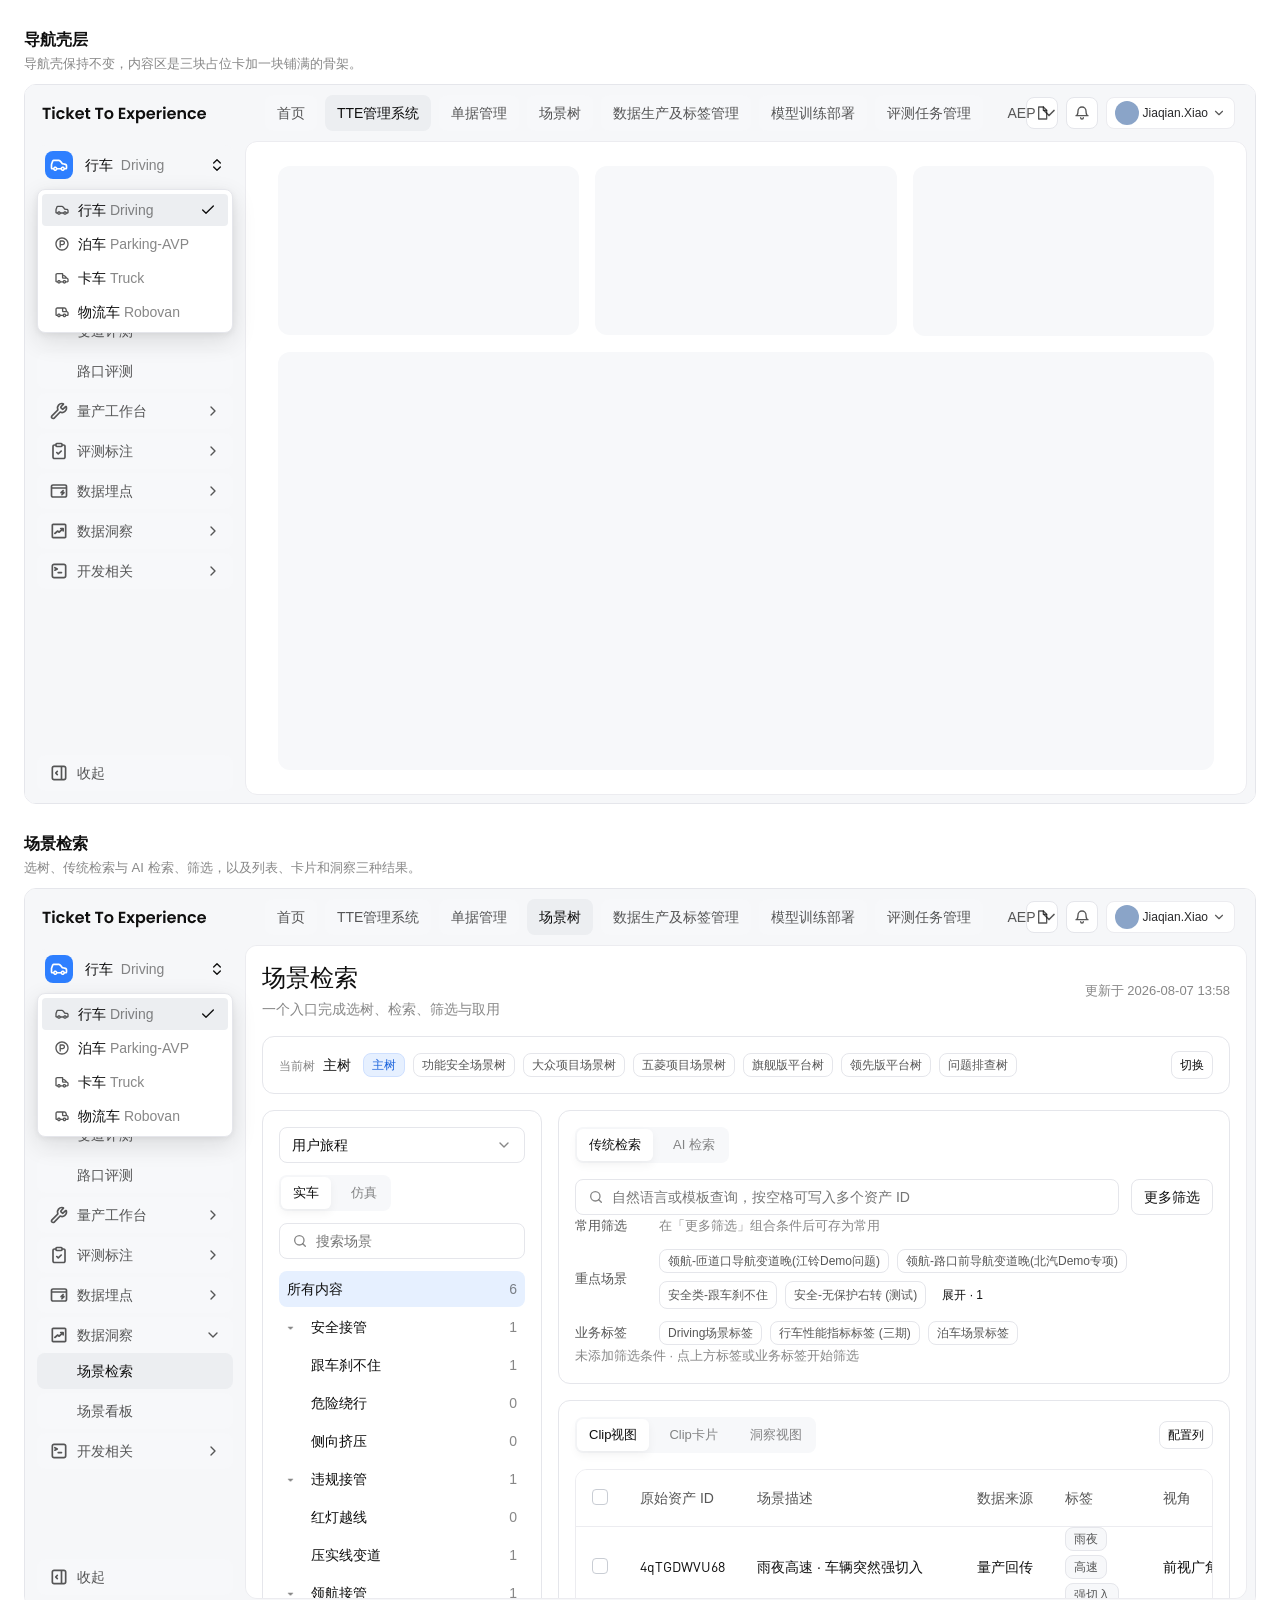
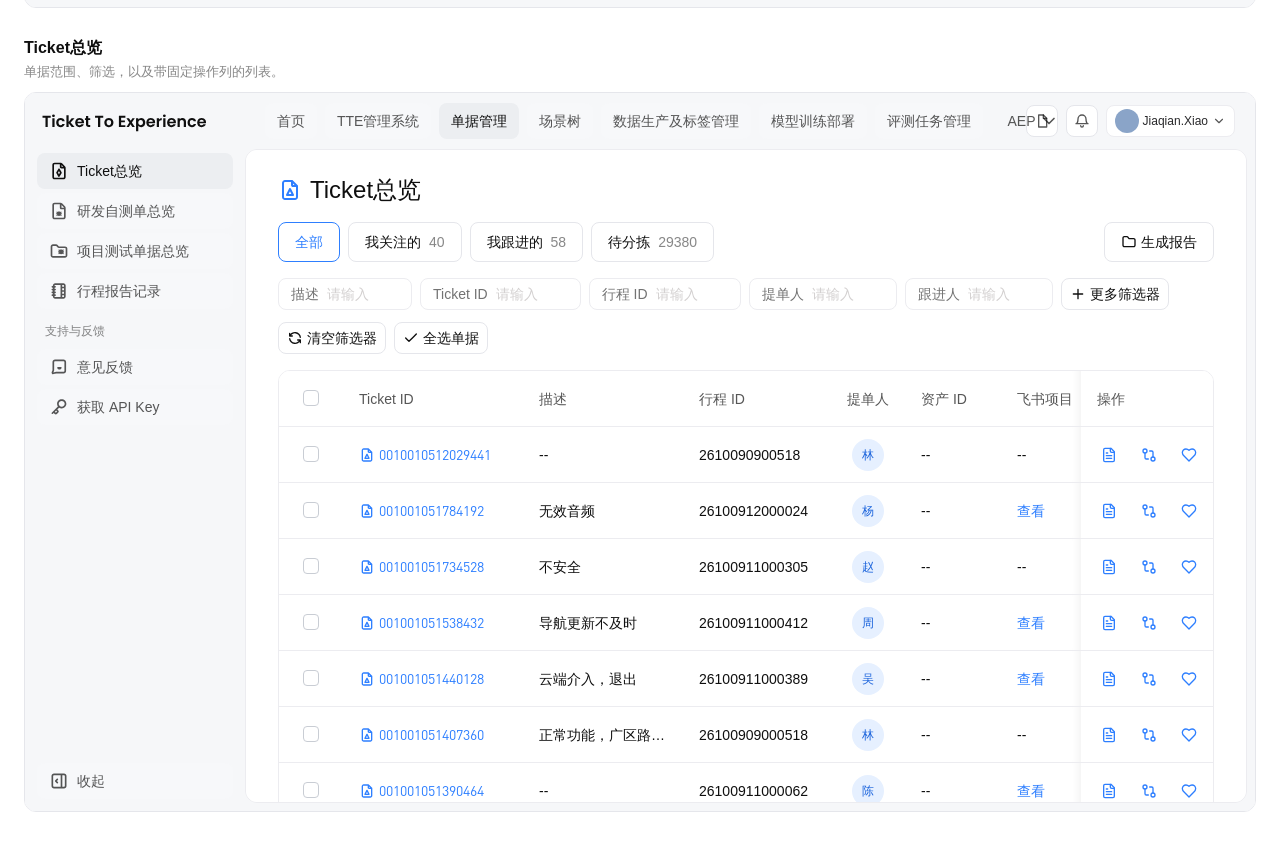
<file: index.html>
<!doctype html>
<html lang="zh-CN">
<head>
  <meta charset="utf-8">
  <meta name="viewport" content="width=device-width, initial-scale=1">
  <title>TTE 页面预览</title>
  <link rel="stylesheet" href="tokens/typography-tokens.css">
  <style>
    * { box-sizing: border-box; }
    body {
      margin: 0;
      background: #fff;
      color: #0f0f0f;
      font-family: var(--font-family-ui-regular), "PingFang SC", "Microsoft YaHei", sans-serif;
    }
    main {
      max-width: 1440px;
      margin: 0 auto;
      padding: 28px 24px 48px;
      display: grid;
      gap: 28px;
    }
    .block-toolbar h2 {
      margin: 0;
      font-size: 16px;
      font-weight: 600;
      line-height: 24px;
    }
    .block-toolbar p {
      margin: 2px 0 0;
      color: rgba(15, 15, 15, 0.5);
      font-size: 13px;
      line-height: 20px;
    }
    .block-preview {
      overflow: hidden;
      height: 720px;
      margin-top: 10px;
      border: 1px solid #e5e6eb;
      border-radius: 12px;
      background: #fff;
    }
    .block-preview iframe {
      width: 100%;
      height: 100%;
      border: 0;
      background: #f6f7f9;
    }
  </style>
</head>
<body>
  <main>
    <article>
      <div class="block-toolbar">
        <h2>导航壳层</h2>
        <p>导航壳保持不变，内容区是三块占位卡加一块铺满的骨架。</p>
      </div>
      <div class="block-preview"><iframe src="templates/dashboard-01.html" title="导航壳层"></iframe></div>
    </article>
    <article>
      <div class="block-toolbar">
        <h2>场景检索</h2>
        <p>选树、传统检索与 AI 检索、筛选，以及列表、卡片和洞察三种结果。</p>
      </div>
      <div class="block-preview"><iframe src="templates/scene-search.html" title="场景检索"></iframe></div>
    </article>
    <article>
      <div class="block-toolbar">
        <h2>Ticket总览</h2>
        <p>单据范围、筛选，以及带固定操作列的列表。</p>
      </div>
      <div class="block-preview"><iframe src="templates/ticket-overview.html" title="Ticket总览"></iframe></div>
    </article>
  </main>
</body>
</html>
</file>
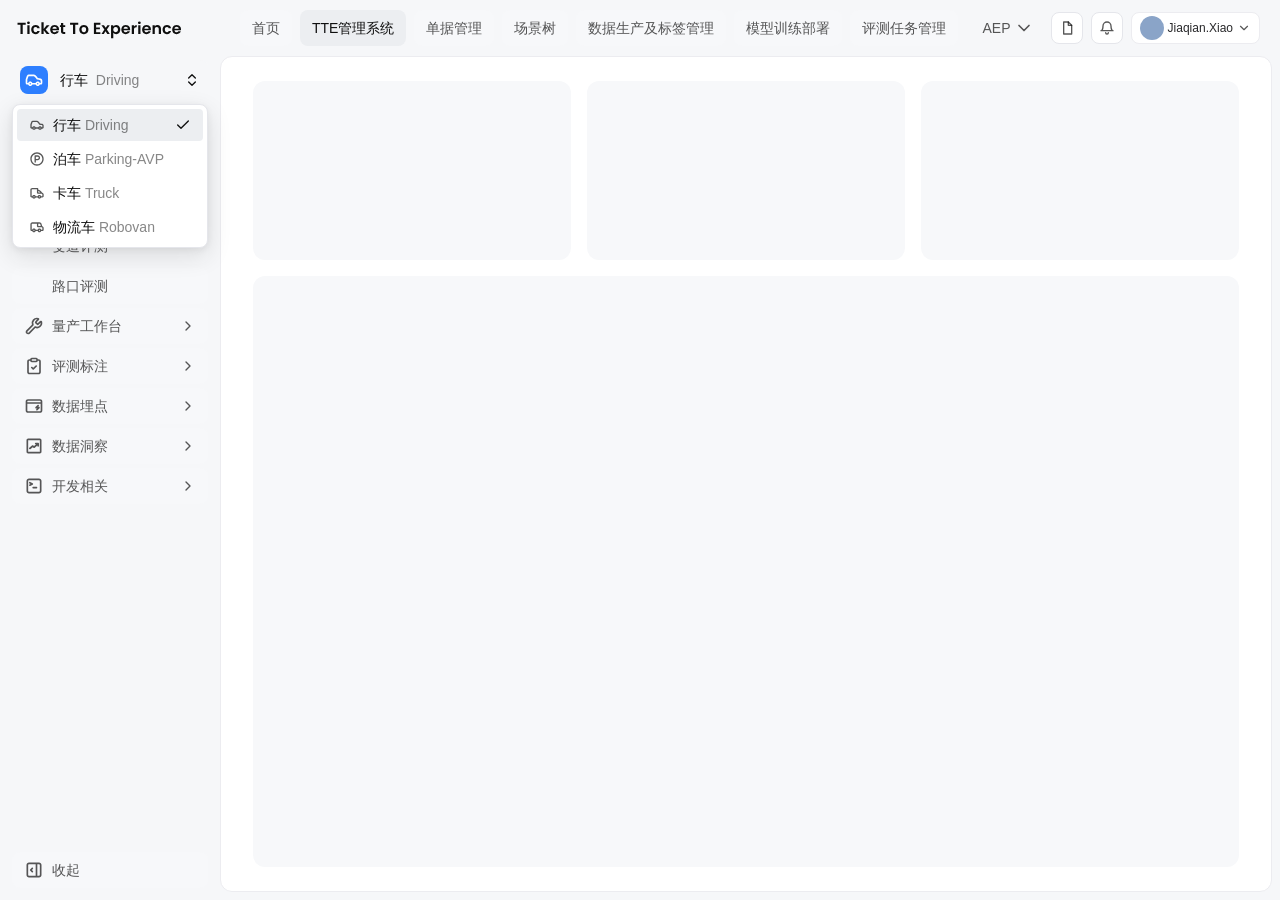
<file: templates/dashboard-01.html>
<!doctype html>
<html lang="zh-CN">
<head>
  <meta charset="utf-8">
  <meta name="viewport" content="width=device-width, initial-scale=1">
  <title>导航壳层</title>
  <link rel="stylesheet" href="../tokens/color-tokens.css">
  <link rel="stylesheet" href="../tokens/typography-tokens.css">
  <link rel="stylesheet" href="../tokens/spacing-tokens.css">
  <link rel="stylesheet" href="../tokens/radius-tokens.css">
  <link rel="stylesheet" href="../tokens/layout-tokens.css">
  <link rel="stylesheet" href="../tokens/button-tokens.css">
  <link rel="stylesheet" href="../tokens/icon-tokens.css">
  <link rel="stylesheet" href="../tokens/dropdown-tokens.css">
  <link rel="stylesheet" href="../tokens/popover-tokens.css">
  <link rel="stylesheet" href="../tokens/menu-tokens.css">
  <link rel="stylesheet" href="../tokens/sidebar-tokens.css?v=inset-border">
  <link rel="stylesheet" href="shell.css">
  <link rel="stylesheet" href="page.css">
</head>
<body>
  <div class="tte-sidebar-provider app-frame" data-sidebar data-state="expanded" data-collapsible="icon">
    <aside class="tte-sidebar" aria-label="侧边栏">
                        <div class="tte-sidebar-header">
                          <div class="tte-sidebar-brand"><img class="tte-sidebar-brand-full" src="../assets/brand/sidebar-logo.svg" alt="TicketToExperience" width="188" height="22"><img class="tte-sidebar-brand-short" src="../assets/brand/sidebar-logo-collapsed.svg" alt="TTE" width="40" height="22"></div>
                          <div class="tte-sidebar-switch-wrap">
                            <button class="tte-sidebar-switch" type="button" data-sidebar-switch aria-expanded="false" aria-haspopup="menu"><span class="tte-sidebar-switch-main"><span class="tte-sidebar-mark"><svg class="tte-sidebar-icon" viewBox="0 0 24 24" aria-hidden="true"><path d="M4.884576359375,15.500087869018556C5.299041559375,14.416006069018554,6.339341659375,13.699995069018554,7.499951359375,13.699995069018554C8.660543959375001,13.699995069018554,9.700832359375,14.415985069018555,10.115309759375,15.500043869018555L13.884592859375,15.500043869018555C14.299069859375,14.415985069018555,15.339358859375,13.699995069018554,16.499951859375003,13.699995069018554C17.660560859375,13.699995069018554,18.700860859375,14.416006069018554,19.115325859375,15.500087869018556L19.999755859375,15.500087869018556L19.999755859375,12.900088769018556Q19.999755859375,12.308365369018555,19.407218859375,12.160231069018554C19.407218859375,12.160231069018554,19.382110859375,12.153605969018555,19.382110859375,12.153605969018555Q17.836084859375,11.724153469018555,15.882326859375,11.493124969018556C15.598936859375,11.459614769018554,15.343362859375,11.306629669018555,15.179951859375,11.072687169018554Q14.125855859375,9.563637769018555,13.283029859375,8.697398469018555Q13.176527859375,8.587937869018555,12.982048859375,8.385618669018555Q12.130838859375,7.500087769018554,11.999755859375,7.500087769018554L5.699707059375,7.500087769018554Q5.517635859375,7.500087769018554,5.345585859374999,7.749286169018555L4.125701859375,11.244411969018554Q3.999756059375,11.611753969018554,3.999755859375,12.000087769018554L3.999755859375,15.500087869018556L4.884576359375,15.500087869018556ZM4.884647559375,17.500088869018555L3.899755859375,17.500088869018555Q3.080543159375,17.500088869018555,2.540149269375,16.959694869018556Q1.999755859375,16.419301869018554,1.999755859375,15.600088869018554L1.999755859375,12.000087769018554Q1.999755859375,11.278419969018554,2.233809649375,10.595763669018556L3.495550759375,6.980620269018555C3.5180461593750003,6.916167469018554,3.547082059375,6.8541875690185545,3.582204359375,6.795650369018555Q4.359542359375,5.500087857246554,5.699707059375,5.500087618827554L11.999755859375,5.500087618827554Q12.719373859375,5.500087618827554,13.401885859375,6.024916289018555Q13.728190859375,6.275833249018555,14.423926859375,6.999621869018554Q14.614163859375,7.197528569018555,14.716482859375,7.302689269018555Q15.563827859375,8.173571569018556,16.561209859374998,9.562533369018555Q18.396968859375,9.805231069018554,19.906060859375,10.223424469018553Q20.773257859375,10.444810869018553,21.369990859375,11.177164069018556Q21.999755859375,11.950057469018555,21.999755859375,12.900088769018556L21.999755859375,15.600087869018555Q21.999755859375,16.419300869018556,21.459363859375,16.959694869018556Q20.918969859375,17.500088869018555,20.099755859375,17.500088869018555L19.115254859375,17.500088869018555C18.700738859375,18.584072869018556,17.660487859375,19.299995869018552,16.499951859375003,19.299995869018552C15.339396859375,19.299995869018552,14.299133859375,18.584051869018555,13.884629859375,17.500043869018555L10.115272559375,17.500043869018555C9.700768459375,18.584051869018555,8.660505759374999,19.299995869018552,7.499951359375,19.299995869018552C6.339414559375,19.299995869018552,5.299163859375,18.584072869018556,4.884647559375,17.500088869018555ZM7.499951359375,15.699994869018555C7.941779159375,15.699994869018555,8.299951059375001,16.058167869018554,8.299951059375001,16.499994869018554C8.299951059375001,16.941822869018555,7.941779159375,17.299995869018552,7.499951359375,17.299995869018552C7.058123559375,17.299995869018552,6.699951159375,16.941822869018555,6.699951159375,16.499994869018554C6.699951159375,16.058167869018554,7.058123559375,15.699994869018555,7.499951359375,15.699994869018555ZM16.499951859375003,15.699994869018555C16.941778859375,15.699994869018555,17.299951859375,16.058167869018554,17.299951859375,16.499994869018554C17.299951859375,16.941822869018555,16.941778859375,17.299995869018552,16.499951859375003,17.299995869018552C16.058123859375,17.299995869018552,15.699950859375,16.941822869018555,15.699950859375,16.499994869018554C15.699950859375,16.058167869018554,16.058123859375,15.699994869018555,16.499951859375003,15.699994869018555Z" fill-rule="evenodd" fill="currentColor"/></svg></span><span class="tte-sidebar-switch-label"><span class="is-name">行车</span><span class="is-en">&nbsp;&nbsp;Driving</span></span></span><svg class="tte-lucide tte-sidebar-switch-caret" data-lucide="chevrons-up-down" aria-hidden="true"></svg></button>
                            <div class="dropdown-menu tte-sidebar-switch-menu" data-sidebar-switch-menu role="menu" hidden>
                                                            <button class="dropdown-menu-item" type="button" role="menuitemradio" aria-checked="true" data-sidebar-workspace data-workspace-name="行车" data-workspace-en="Driving" data-workspace-icon="/assets/icons/sideber/行车.svg"><svg class="tte-sidebar-icon" viewBox="0 0 24 24" aria-hidden="true"><path d="M4.884576359375,15.500087869018556C5.299041559375,14.416006069018554,6.339341659375,13.699995069018554,7.499951359375,13.699995069018554C8.660543959375001,13.699995069018554,9.700832359375,14.415985069018555,10.115309759375,15.500043869018555L13.884592859375,15.500043869018555C14.299069859375,14.415985069018555,15.339358859375,13.699995069018554,16.499951859375003,13.699995069018554C17.660560859375,13.699995069018554,18.700860859375,14.416006069018554,19.115325859375,15.500087869018556L19.999755859375,15.500087869018556L19.999755859375,12.900088769018556Q19.999755859375,12.308365369018555,19.407218859375,12.160231069018554C19.407218859375,12.160231069018554,19.382110859375,12.153605969018555,19.382110859375,12.153605969018555Q17.836084859375,11.724153469018555,15.882326859375,11.493124969018556C15.598936859375,11.459614769018554,15.343362859375,11.306629669018555,15.179951859375,11.072687169018554Q14.125855859375,9.563637769018555,13.283029859375,8.697398469018555Q13.176527859375,8.587937869018555,12.982048859375,8.385618669018555Q12.130838859375,7.500087769018554,11.999755859375,7.500087769018554L5.699707059375,7.500087769018554Q5.517635859375,7.500087769018554,5.345585859374999,7.749286169018555L4.125701859375,11.244411969018554Q3.999756059375,11.611753969018554,3.999755859375,12.000087769018554L3.999755859375,15.500087869018556L4.884576359375,15.500087869018556ZM4.884647559375,17.500088869018555L3.899755859375,17.500088869018555Q3.080543159375,17.500088869018555,2.540149269375,16.959694869018556Q1.999755859375,16.419301869018554,1.999755859375,15.600088869018554L1.999755859375,12.000087769018554Q1.999755859375,11.278419969018554,2.233809649375,10.595763669018556L3.495550759375,6.980620269018555C3.5180461593750003,6.916167469018554,3.547082059375,6.8541875690185545,3.582204359375,6.795650369018555Q4.359542359375,5.500087857246554,5.699707059375,5.500087618827554L11.999755859375,5.500087618827554Q12.719373859375,5.500087618827554,13.401885859375,6.024916289018555Q13.728190859375,6.275833249018555,14.423926859375,6.999621869018554Q14.614163859375,7.197528569018555,14.716482859375,7.302689269018555Q15.563827859375,8.173571569018556,16.561209859374998,9.562533369018555Q18.396968859375,9.805231069018554,19.906060859375,10.223424469018553Q20.773257859375,10.444810869018553,21.369990859375,11.177164069018556Q21.999755859375,11.950057469018555,21.999755859375,12.900088769018556L21.999755859375,15.600087869018555Q21.999755859375,16.419300869018556,21.459363859375,16.959694869018556Q20.918969859375,17.500088869018555,20.099755859375,17.500088869018555L19.115254859375,17.500088869018555C18.700738859375,18.584072869018556,17.660487859375,19.299995869018552,16.499951859375003,19.299995869018552C15.339396859375,19.299995869018552,14.299133859375,18.584051869018555,13.884629859375,17.500043869018555L10.115272559375,17.500043869018555C9.700768459375,18.584051869018555,8.660505759374999,19.299995869018552,7.499951359375,19.299995869018552C6.339414559375,19.299995869018552,5.299163859375,18.584072869018556,4.884647559375,17.500088869018555ZM7.499951359375,15.699994869018555C7.941779159375,15.699994869018555,8.299951059375001,16.058167869018554,8.299951059375001,16.499994869018554C8.299951059375001,16.941822869018555,7.941779159375,17.299995869018552,7.499951359375,17.299995869018552C7.058123559375,17.299995869018552,6.699951159375,16.941822869018555,6.699951159375,16.499994869018554C6.699951159375,16.058167869018554,7.058123559375,15.699994869018555,7.499951359375,15.699994869018555ZM16.499951859375003,15.699994869018555C16.941778859375,15.699994869018555,17.299951859375,16.058167869018554,17.299951859375,16.499994869018554C17.299951859375,16.941822869018555,16.941778859375,17.299995869018552,16.499951859375003,17.299995869018552C16.058123859375,17.299995869018552,15.699950859375,16.941822869018555,15.699950859375,16.499994869018554C15.699950859375,16.058167869018554,16.058123859375,15.699994869018555,16.499951859375003,15.699994869018555Z" fill-rule="evenodd" fill="currentColor"/></svg><span>行车<span class="is-en"> Driving</span></span><span class="dropdown-menu-check is-visible"><svg class="tte-lucide" data-lucide="check" aria-hidden="true"></svg></span></button>
                              <button class="dropdown-menu-item" type="button" role="menuitemradio" aria-checked="false" data-sidebar-workspace data-workspace-name="泊车" data-workspace-en="Parking-AVP" data-workspace-icon="/assets/icons/泊车.svg"><svg class="tte-sidebar-icon" viewBox="0 0 24 24" aria-hidden="true"><path d="M12,22C17.522848,22,22,17.522848,22,12C22,6.4771523,17.522848,2,12,2C6.4771523,2,2,6.4771523,2,12C2,17.522848,6.4771523,22,12,22ZM12,4C16.418278,4,20,7.5817218,20,12C20,16.418278,16.418278,20,12,20C7.5817218,20,4,16.418278,4,12C4,7.5817218,7.5817218,4,12,4ZM12.900293,13.900002L10.300293,13.900002L10.300293,16.5C10.3000927,17.052175,9.8524671,17.4998,9.300293,17.4998C8.7481184,17.4998,8.3004928,17.052175,8.3004928,16.5L8.300293,7.5C8.300293,6.9477153,8.7480083,6.5,9.300293,6.5L12.900291,6.5Q14.432883,6.5,15.516588,7.5837049Q16.600292,8.6674094,16.600292,10.2000008Q16.600292,11.7325907,15.516588,12.816296Q14.432883,13.900002,12.900293,13.900002ZM12.900293,11.9000006L10.300293,11.9000006L10.300293,8.5L12.900291,8.5Q13.604456,8.5,14.102374,8.9979181Q14.600292,9.4958367,14.600292,10.2000008Q14.600292,10.9041643,14.102375,11.4020824Q13.604456,11.9000006,12.900293,11.9000006Z" fill-rule="evenodd" fill="currentColor"/></svg><span>泊车<span class="is-en"> Parking-AVP</span></span><span class="dropdown-menu-check"><svg class="tte-lucide" data-lucide="check" aria-hidden="true"></svg></span></button>
                              <button class="dropdown-menu-item" type="button" role="menuitemradio" aria-checked="false" data-sidebar-workspace data-workspace-name="卡车" data-workspace-en="Truck" data-workspace-icon="/assets/icons/sideber/卡车.svg"><svg class="tte-sidebar-icon" viewBox="0 0 24 24" aria-hidden="true"><path d="M17.087525859375,8.6909723296875Q18.521600859375,9.7328486296875,19.422185859375,11.3038821296875Q20.133142859375,11.346976729687501,20.644530859375,11.8657770296875L21.452945859375,12.6849928296875Q22.000011859375,13.2397060296875,22.000148859375,14.0189752296875L22.000148859375,16.7999749296875Q22.000148859375,17.5869819296875,21.443650859375,18.1434779296875Q20.887155859375,18.6999749296875,20.100146859375,18.6999749296875L18.215314859375,18.6999749296875C17.800770859375,19.7839069296875,16.760546859374998,20.4997809296875,15.600048859375,20.4997809296875C14.439493859375,20.4997809296875,13.399231859375,19.7838369296875,12.984727859375,18.6998289296875L10.115272559375,18.6998289296875C9.700768459375,19.7838369296875,8.660505759374999,20.4997809296875,7.499951359375,20.4997809296875C6.339415559375,20.4997809296875,5.299166159375,19.7838599296875,4.8846490593750005,18.6998779296875L3.899755859375,18.6998779296875Q3.112749859375,18.6998779296875,2.556253079375,18.143380929687503Q1.999755859375,17.5868849296875,1.999755859375,16.7998789296875L1.999755859375,7.2999267296875Q1.999755859375,6.1401285296875,2.8198812593750002,5.3200031496874995Q3.640006459375,4.4998779296875,4.799804659375,4.4998779296875L12.899657859375,4.4998779296875C13.451943859375,4.4998779296875,13.899657859375,4.9475931496875,13.899657859375,5.4998779296875L13.899657859375,5.9760037296875C13.899657859375,5.9760037296875,13.899945859375,6.0000000296875005,13.899945859375,6.0000000296875005L13.900146859375,7.114647829687501Q15.366063859375,7.4403031296875,17.087525859375,8.6909723296875ZM4.884574159375,16.6998789296875L3.999755859375,16.6998789296875L3.999755859375,7.2999263296875Q3.999755859375,6.9685557296875,4.234094659375,6.7342167296875Q4.468433659375,6.4998779296875,4.799804659375,6.4998779296875L11.899658159375,6.4998779296875L11.899658159375,7.9999997296875005C11.899658159375,8.010417029687499,11.899821259375,8.0208337296875,11.900146459375,8.0312459296875L11.900146459375,11.399975729687501Q11.900146459375,12.1869816296875,12.456642859375,12.7434787296875Q13.013139859375,13.2999763296875,13.800145859375,13.2999763296875L19.249976859375,13.2999763296875L20.000148859375,14.0601692296875L20.000148859375,16.6999759296875L18.215463859375,16.6999759296875C17.801025859375002,15.6158399296875,16.760698859374997,14.8997799296875,15.600048859375,14.8997799296875C14.439456859375,14.8997799296875,13.399167859375,15.6157699296875,12.984690859375,16.6998289296875L10.115309759375,16.6998289296875C9.700832359375,15.6157699296875,8.660543959375001,14.8997799296875,7.499951359375,14.8997799296875C6.339339259375,14.8997799296875,5.299037659375,15.6157929296875,4.884574159375,16.6998789296875ZM15.911984859375,10.309027629687499Q16.508203859375,10.7421903296875,16.985053859375,11.2999763296875L13.900146859375,11.2999763296875L13.900146859375,9.1873297296875Q14.791800859375,9.495196829687501,15.911984859375,10.309027629687499ZM7.499951359375,16.8997799296875C7.941779159375,16.8997799296875,8.299951059375001,17.257952929687498,8.299951059375001,17.6997809296875C8.299951059375001,18.141607929687503,7.941779159375,18.4997809296875,7.499951359375,18.4997809296875C7.058123559375,18.4997809296875,6.699951159375,18.141607929687503,6.699951159375,17.6997809296875C6.699951159375,17.257952929687498,7.058123559375,16.8997799296875,7.499951359375,16.8997799296875ZM15.600048859375,16.8997799296875C16.041876859375,16.8997799296875,16.400048859374998,17.257952929687498,16.400048859374998,17.6997809296875C16.400048859374998,18.141607929687503,16.041876859375,18.4997809296875,15.600048859375,18.4997809296875C15.158220859375,18.4997809296875,14.800048859375,18.141607929687503,14.800048859375,17.6997809296875C14.800048859375,17.257952929687498,15.158220859375,16.8997799296875,15.600048859375,16.8997799296875Z" fill-rule="evenodd" fill="currentColor"/></svg><span>卡车<span class="is-en"> Truck</span></span><span class="dropdown-menu-check"><svg class="tte-lucide" data-lucide="check" aria-hidden="true"></svg></span></button>
                              <button class="dropdown-menu-item" type="button" role="menuitemradio" aria-checked="false" data-sidebar-workspace data-workspace-name="物流车" data-workspace-en="Robovan" data-workspace-icon="/assets/icons/sideber/物流车.svg"><svg class="tte-sidebar-icon" viewBox="0 0 24 24" aria-hidden="true"><path d="M18.829795953125,7.3803701L19.717534953125,10.5508699Q20.229939953125,10.6703911,20.624568953125,11.0707369L21.448079953125,11.9051161Q21.999862953125,12.4646096,21.999999953125,13.2508545L21.999999953125,16.083375Q21.999999953125,16.877327,21.438514953125,17.438707Q20.877118953125,18,20.083251953125,18L18.317853953125,18.000000999999997C17.901742953125,19.103212,16.845905953124998,19.833413999999998,15.666828953125,19.833413999999998C14.487750953125,19.833413999999998,13.431913953125,19.103211,13.015802953125,18L10.067854853124999,18C9.651743453125,19.103211,8.595907253124999,19.833413999999998,7.416829153125,19.833413999999998C6.237751053125,19.833413999999998,5.181915053125,19.103211,4.7658033531249995,18L3.999999953125,18Q3.2061322531250003,18,2.644736943125,17.438709Q2.083251953125,16.877328,2.083251953125,16.083374L2.083251953125,7.833374Q2.083251953125,6.6597843,2.913042903125,5.8299170700000005Q3.742883753125,5,4.916503953125,5L15.666828953125,5Q16.751036953125002,5,17.649281953124998,5.68689203Q18.522182953125,6.3544043,18.829795953125,7.3803701ZM4.7658641531249994,16.000000999999997L4.083251953125,16.000000999999997L4.083251953125,7.833374Q4.083251953125,7.4881577,4.3273215531249996,7.2440657999999996Q4.571364653125,7,4.916503953125,7L11.916503953125,7L11.916503953125,10.583332500000001Q11.916503953125,11.377242599999999,12.477880953125,11.9386215Q13.039259953125,12.500000499999999,13.833170953125,12.500000499999999L19.225146953125,12.5L19.999999953125,13.2850761L19.999999953125,16.000000999999997L18.317794953125,16.000002000000002C17.901638953125,14.8968735,16.845843953124998,14.166748,15.666828953125,14.166748C14.487814953125,14.166748,13.432020953125,14.8968735,13.015863953125,16L10.067793853125,16C9.651637053125,14.8968735,8.595843753125,14.166748,7.416829153125,14.166748C6.237813953125,14.166748,5.182020453125,14.8968735,4.7658641531249994,16.000000999999997ZM16.500093953125003,16.989429C16.494264953125,16.533383,16.122911953124998,16.166748,15.666828953125,16.166748C15.206591953125,16.166748,14.833495953125,16.539844000000002,14.833495953125,17.000081C14.833495953125,17.460319,15.206591953125,17.833413999999998,15.666828953125,17.833413999999998C16.122939953124998,17.833413999999998,16.494304953125003,17.466735,16.500094953125,17.01066L16.500037953125002,17.000000999999997L16.500093953125003,16.989429ZM16.903866953125,7.9196298L17.626369953125,10.500000499999999L13.916503953125,10.500001000000001L13.916503953125,7L15.666828953125,7Q16.073970953125,7,16.434381953124998,7.2756080999999995Q16.792679953125003,7.5496016,16.903866953125,7.9196298ZM7.416829153125,16.166748C7.877066153125,16.166748,8.250162153125,16.539844000000002,8.250162153125,17.000081C8.250162153125,17.460319,7.877066153125,17.833413999999998,7.416829153125,17.833413999999998C6.956592053125,17.833413999999998,6.583496053125,17.460319,6.583496053125,17.000081C6.583496053125,16.539844000000002,6.956592053125,16.166748,7.416829153125,16.166748Z" fill-rule="evenodd" fill="currentColor"/></svg><span>物流车<span class="is-en"> Robovan</span></span><span class="dropdown-menu-check"><svg class="tte-lucide" data-lucide="check" aria-hidden="true"></svg></span></button>
                            </div>
                          </div>
                        </div>
                        <div class="tte-sidebar-content">
                          <div class="tte-sidebar-group">
                            <ul class="tte-sidebar-menu">
                              <li class="tte-sidebar-menu-item"><button class="tte-sidebar-menu-button" type="button"><svg class="tte-sidebar-icon" viewBox="0 0 24 24" aria-hidden="true"><path d="M8.999955933187866,3L11.999955933187866,3C12.552241133187866,3,12.999955933187866,3.44771522,12.999955933187866,4L12.999955933187866,6L16.999956033187864,6Q18.242595033187868,6,19.121275033187867,6.8786795000000005Q19.999958033187866,7.7573605,19.999958033187866,9L19.999958033187866,12C20.552129033187867,12.0002003,20.999756033187865,12.4478254,20.999756033187865,13C20.999756033187865,13.552175,20.552129033187867,13.9998,19.999956033187868,13.9998L19.999958033187866,17Q19.999958033187866,18.24264,19.121275033187867,19.121321Q18.242595033187868,20,16.999956033187864,20L6.9999559331878665,20Q5.757316133187866,20,4.878635633187866,19.121321Q3.9999558931878663,18.24264,3.9999558931878663,17L3.9999558931878663,13.9998C3.447781563187866,13.9998,3.000155866145866,13.552175,3.000155866145866,13C3.000155866145866,12.4478254,3.447781563187866,12.0002003,3.9999558931878663,12.0002003L3.9999558931878663,9Q3.9999558931878663,7.7573595,4.878635533187866,6.8786798000000005Q5.757315433187866,6,6.9999559331878665,6L10.999955933187866,6L10.999955933187866,5L8.999955933187866,5C8.447781333187866,4.9998000000000005,8.000155733187867,4.5521743,8.000155733187867,4C8.000155733187867,3.44782567,8.447781333187866,3.00019997358,8.999955933187866,3ZM6.292849033187866,17.707107Q5.9999559331878665,17.414213,5.9999559331878665,17L5.9999559331878665,9Q5.9999559331878665,8.585786299999999,6.292849033187866,8.2928934Q6.585742233187866,8,6.9999559331878665,8L16.999956033187864,8Q17.414171033187866,8,17.707063033187865,8.2928934Q17.999956033187864,8.585785900000001,17.999956033187864,9L17.999956033187864,17Q17.999956033187864,17.414213,17.707063033187865,17.707107Q17.414169033187868,18,16.999956033187864,18L6.9999559331878665,18Q6.585742733187866,18,6.292849033187866,17.707107ZM8.999955933187866,10.0001998C8.447781333187866,10.0001998,8.000155733187867,10.4478254,8.000155733187867,11L7.9999559331878665,14C8.000155733187867,14.552175,8.447781333187866,14.9998,8.999955933187866,14.9998C9.552130433187866,14.9998,9.999756133187866,14.552175,9.999756133187866,14L9.999955933187866,11C9.999756133187866,10.4478254,9.552130433187866,10.0001998,8.999955933187866,10.0001998ZM14.999956033187866,10.0001998C14.447781033187866,10.0001998,14.000156033187865,10.4478254,14.000156033187865,11L13.999956033187866,14C14.000156033187865,14.552175,14.447781033187866,14.9998,14.999956033187866,14.9998C15.552130033187867,14.9998,15.999756033187866,14.552175,15.999756033187866,14L15.999956033187866,11C15.999756033187866,10.4478254,15.552130033187867,10.0001998,14.999956033187866,10.0001998Z" fill-rule="evenodd" fill="currentColor"/></svg><span>工作助手</span></button><div class="tte-popover-content dark tte-sidebar-tip" role="tooltip">工作助手</div></li>
                              <li class="tte-sidebar-menu-item">
                                <button class="tte-sidebar-menu-button" type="button" data-sidebar-toggle aria-expanded="true"><svg class="tte-sidebar-icon" viewBox="0 0 24 24" aria-hidden="true"><path d="M2.560545088446655,9.610979076837157Q3.6132683484466552,6.638936076837158,6.216050848446655,4.817910476837158Q8.814616448446655,2.999835371967158,12.000169548446655,3.000000476837158Q15.185619548446656,2.9998352527571583,17.784186548446655,4.817911176837159Q20.386968548446657,6.638936476837158,21.439691548446657,9.610979576837158Q22.493575548446657,12.586298476837158,21.604163548446657,15.613463476837158Q20.715593548446655,18.637763476837158,18.215774548446657,20.59498247683716Q17.698324548446656,20.999968476837157,17.039614548446657,21.000000476837158L6.9606711484466555,21.000000476837158Q6.301905848446656,20.999968476837157,5.784597648446655,20.59508947683716Q3.2846432484466552,18.63776047683716,2.3960736984466555,15.613463476837158Q1.5066617684466552,12.586299376837157,2.560545088446655,9.610979076837157ZM4.445774748446656,10.278743776837159Q2.5854568484466554,15.530786476837159,6.991641748446655,19.000000476837158L17.008595548446657,19.000000476837158Q21.414752548446657,15.530708476837159,19.554462548446654,10.278743776837159Q17.684583548446653,4.999705576837158,12.000064548446655,5.000001176837158Q6.315655448446655,4.999705176837158,4.445774748446656,10.278743776837159ZM12.258919548446656,14.994516476837159C11.074689648446656,15.151375476837158,10.023311348446656,14.223837476837158,10.021114148446655,13.020298476837159L10.024083848446656,12.902599776837159C10.099618648446656,11.642395476837159,11.301800448446656,10.767843676837158,12.512670548446655,11.092226476837158L14.765662548446656,8.824022776837158C15.152215548446655,8.434636076837158,15.778814548446656,8.434636076837158,16.165369548446655,8.824022776837158C16.551804548446654,9.213527676837158,16.551804548446654,9.844914476837157,16.165369548446655,10.234419376837158L13.914356548446655,12.504618176837159C14.220916548446656,13.667839476837159,13.443149548446655,14.837660476837158,12.258919548446656,14.994516476837159Z" fill-rule="evenodd" fill="currentColor"/></svg><span>性能评测</span><svg class="tte-lucide tte-sidebar-caret" data-lucide="chevron-right" aria-hidden="true"></svg></button>
                                <ul class="tte-sidebar-menu-sub">
                                  <li><button class="tte-sidebar-menu-sub-button" type="button" aria-current="page"><span>跟车评测</span></button></li>
                                  <li><button class="tte-sidebar-menu-sub-button" type="button"><span>变道评测</span></button></li>
                                  <li><button class="tte-sidebar-menu-sub-button" type="button"><span>路口评测</span></button></li>
                                </ul>
                              </li>
                              <li class="tte-sidebar-menu-item">
                                <button class="tte-sidebar-menu-button" type="button" data-sidebar-toggle aria-expanded="false"><svg class="tte-sidebar-icon" viewBox="0 0 24 24" aria-hidden="true"><path d="M17.890762000000002,4.828253500000001L15.179096,7.5381718L16.461478,8.8204904L19.172535,6.1102419Q19.769707,5.5093255,20.590788,5.681505Q21.480835,5.8681467000000005,21.721815,6.747705Q22.796703,10.6571283,19.713533,13.291581Q16.903722000000002,15.692462,13.586009,14.516694L6.952177,21.150526Q6.1022215,22.000202,4.9005659,22Q3.6989123,21.9998,2.84935534,21.149958Q1.99979973181,20.300121,2.0000000594444,19.098467Q2.00020044652,17.896810000000002,2.85004091,17.047255L9.4837551,10.4135408Q8.3079906,7.09583,10.708868,4.2860186Q13.343317,1.2028454499999999,17.253611,2.27797523Q18.131849,2.51858848,18.318926,3.4079223Q18.491035,4.2261136,17.892083,4.82693L17.890762000000002,4.828253500000001ZM12.225307,5.5817573Q13.738002,3.8114054,15.862551,4.0352442L13.692022,6.2043738Q12.384624,7.5381145,13.684777,8.8645368L15.127924,10.3077536Q16.461434,11.6149254,17.787858,10.3147707L19.964325,8.1390591Q20.187408,10.2630777,18.417795,11.7751436Q16.298113,13.586332,13.758005,12.436852C13.379812,12.265709,12.935157,12.346724,12.641626,12.640254L5.5417659,19.740116Q5.2763517,20.00544,4.9008989,20.005377Q4.5254445,20.005316,4.2600026,19.739784Q3.9945605,19.474255,3.9946232999999998,19.098797Q3.9946859,18.723345,4.2602153000000005,18.457905L11.3601952,11.3579245C11.6537256,11.064395,11.7347403,10.6197376,11.5635967,10.2415447Q10.4141188,7.7014375,12.225307,5.5817573Z" fill-rule="evenodd" fill="currentColor"/></svg><span>量产工作台</span><svg class="tte-lucide tte-sidebar-caret" data-lucide="chevron-right" aria-hidden="true"></svg></button>
                                <ul class="tte-sidebar-menu-sub"><li><button class="tte-sidebar-menu-sub-button" type="button"><span>回传批次</span></button></li></ul>
                              </li>
                              <li class="tte-sidebar-menu-item">
                                <button class="tte-sidebar-menu-button" type="button" data-sidebar-toggle aria-expanded="false"><svg class="tte-sidebar-icon" viewBox="0 0 24 24" aria-hidden="true"><path d="M7.401809928125,5.8000488L6.600048828125,5.8000488Q5.800048828125,5.8000488,5.800048828125,6.600049L5.800048828125,19.200048Q5.800048828125,20.00005,6.600048828125,20.00005L17.400047828125,20.00005Q18.200048828125,20.00005,18.200048828125,19.200048L18.200048828125,6.600049Q18.200048828125,5.8000488,17.400051828125,5.8000488L16.597994828125,5.8000488Q16.567396828125,6.5247245,16.046010828125,7.0461092Q15.492120828125,7.5999999,14.708800828125,7.5999999L9.291003228125,7.5999999Q8.507683728125,7.5999999,7.953793028125,7.0461092Q7.432408128125,6.524724,7.401809928125,5.8000488ZM16.597998828125,3.8000488L17.400051828125,3.8000488Q18.559849828125,3.8000488,19.379949828125,4.6201506000000006Q20.200048828125,5.4402509000000006,20.200048828125,6.600049L20.200048828125,19.200048Q20.200048828125,20.359848,19.379947828124997,21.179947Q18.559846828125,22.00005,17.400047828125,22.00005L6.600048828125,22.00005Q5.440249428125,22.00005,4.620149728125,21.179949Q3.800048828125,20.359848,3.800048828125,19.200048L3.800048828125,6.600049Q3.800048828125,5.440250600000001,4.620149728125,4.6201498999999995Q5.440251028125,3.8000488,6.600048828125,3.8000488L7.401805828125,3.8000488Q7.432373028124999,3.0753108,7.953793028125,2.55389071Q8.507683728125,2,9.291003228125,2L14.708800828125,2Q15.492120828125,2,16.046010828125,2.55389076Q16.567431828125002,3.0753107,16.597998828125,3.8000488ZM9.399902328125,5.5999999L14.599901828125,5.5999999L14.599901828125,4L9.399902328125,4L9.399902328125,5.5999999ZM15.407014828125,12.706965C15.594513828125,12.519466,15.699849828125,12.265163,15.699849828125,12C15.699849828125,11.4478254,15.252223828125,11.0002003,14.700049828125,11.0002003C14.434885828125,11.0002003,14.180582828125,11.1055355,13.993083828125,11.2930346L11.100049028125,14.185786L10.007155428125,13.092894C9.819515228124999,12.905536,9.565212228124999,12.8002,9.300048828125,12.8002C8.747874228125,12.8002,8.300248628125,13.247826,8.300248628125,13.8C8.300248628125,14.065164,8.405584328125,14.319467,8.593083428125,14.506966L10.392941928125001,16.307105999999997C10.580478228125,16.494642,10.834832228125,16.599999,11.100048528125,16.599999C11.365264928125,16.599999,11.619618928125,16.494642,11.807155628125,16.307105999999997L15.407014828125,12.706965Z" fill-rule="evenodd" fill="currentColor"/></svg><span>评测标注</span><svg class="tte-lucide tte-sidebar-caret" data-lucide="chevron-right" aria-hidden="true"></svg></button>
                                <ul class="tte-sidebar-menu-sub"><li><button class="tte-sidebar-menu-sub-button" type="button"><span>待标任务</span></button></li></ul>
                              </li>
                              <li class="tte-sidebar-menu-item">
                                <button class="tte-sidebar-menu-button" type="button" data-sidebar-toggle aria-expanded="false"><svg class="tte-sidebar-icon" viewBox="0 0 24 24" aria-hidden="true"><path d="M2,6.560845628125L2,17.439252828125Q2,18.582810828124998,2.8086187799999998,19.391428828125Q3.6172386000000003,20.200048828125,4.7607968,20.200048828125L19.239204,20.200048828125Q20.382763,20.200048828125,21.191383,19.391428828125Q22,18.582811828125,22,17.439252828125L22,6.560845628125Q22,5.417284228125,21.191383,4.608667608125Q20.382765,3.800048828125,19.239204,3.800048828125L4.7607968,3.800048828125Q3.6172373,3.800048828125,2.80861866,4.6086674881250005Q2,5.4172862281250005,2,6.560845628125ZM4.7607968,18.200048828125Q4,18.200048828125,4,17.439252828125L4,9.399902328125L20,9.399902328125L20,17.439252828125Q20,18.200048828125,19.239204,18.200048828125L4.7607968,18.200048828125ZM20,7.399902328125L4,7.399902328125L4,6.560845628125Q4,5.800048828125,4.7607968,5.800048828125L19.239204,5.800048828125Q20,5.800048828125,20,6.560845628125L20,7.399902328125ZM14.792842,15.792911828125L15.585844,14.999850828125L14.499853,14.999913828125C14.234637,14.999930828125,13.980277,14.894588828125,13.792729,14.707062828125C13.605182,14.519536828125,13.49981,14.265188828125,13.499795,13.999972828125C13.49978,13.734718328125,13.605151,13.480325728125,13.792724,13.292772328125L16.29282,10.792930628125C16.629961,10.456105728125,17.157952,10.403838128124999,17.554479999999998,10.668189528125C17.775109,10.815275628125,17.928272,11.043982028125,17.980274,11.303996128125C18.032278,11.564010128125,17.978861000000002,11.834033028125,17.831774,12.054662728125C17.795243,12.109457928125,17.753388,12.160510028125,17.70682,12.207075128125L16.914322,12.999774928125L18.000011,12.999712028125C18.265236,12.999695728125,18.519602,13.105043428125,18.707151,13.292578728125C19.097691,13.683088328125,19.097713,14.316252828125,18.707203,14.706791828125L16.207107999999998,17.207072828125C15.869972,17.543950828125,15.34194,17.596246828125,14.945385,17.331876828125C14.485949,17.025584828124998,14.361799,16.404840828125,14.668091,15.945402828125C14.704605,15.890632828125,14.746439,15.839601828125,14.792842,15.792911828125Z" fill-rule="evenodd" fill="currentColor"/></svg><span>数据埋点</span><svg class="tte-lucide tte-sidebar-caret" data-lucide="chevron-right" aria-hidden="true"></svg></button>
                                <ul class="tte-sidebar-menu-sub"><li><button class="tte-sidebar-menu-sub-button" type="button"><span>事件列表</span></button></li></ul>
                              </li>
                              <li class="tte-sidebar-menu-item">
                                <button class="tte-sidebar-menu-button" type="button" data-sidebar-toggle aria-expanded="false"><svg class="tte-sidebar-icon" viewBox="0 0 24 24" aria-hidden="true"><path d="M3,5L3,19C3,20.10457,3.89543045,21,5,21L19,21C20.10457,21,21,20.10457,21,19L21,5C21,3.89543045,20.10457,3,19,3L5,3C3.89543045,3,3,3.89543045,3,5ZM19,19L5,19L5,5L19,5L19,19ZM16,11.3287678L16,12C16.0002,12.5521746,16.447825,12.9997997,17,12.9997997C17.552175,12.9997997,17.9998,12.5521746,17.9998,12L18,9C18,8.447715299999999,17.552284999999998,8,17,8L14,8C13.447825,8.0001998,13.0002,8.4478254,13.0002,9C13.0002,9.5521746,13.447825,9.9998002,14,9.9998002L14.481407,10L12.0455704,12.1313572L11.2071066,11.2928934C10.8376179,10.9234042,10.2459474,10.900681500000001,9.8492084,11.2407436L6.3492086,14.240744C6.127737,14.43084,6.0001999999999995,14.708134,6.0001999999999995,15C6.0001999999999995,15.552175,6.4478257,15.9998,7,15.9998C7.2386637,15.9998,7.4694543,15.914425,7.6506615,15.759105L10.4476962,13.36191L11.2928934,14.207107C11.6651592,14.579372,12.2623005,14.599256,12.6585045,14.252577L16,11.3287678Z" fill-rule="evenodd" fill="currentColor"/></svg><span>数据洞察</span><svg class="tte-lucide tte-sidebar-caret" data-lucide="chevron-right" aria-hidden="true"></svg></button>
                                <ul class="tte-sidebar-menu-sub"><li><button class="tte-sidebar-menu-sub-button" type="button"><span>场景看板</span></button></li></ul>
                              </li>
                              <li class="tte-sidebar-menu-item">
                                <button class="tte-sidebar-menu-button" type="button" data-sidebar-toggle aria-expanded="false"><svg class="tte-sidebar-icon" viewBox="0 0 24 24" aria-hidden="true"><path d="M3,6L3,18Q3,19.24264,3.8786796900000002,20.121319Q4.7573608,21,6,21L18,21Q19.242638,21,20.121319,20.121319Q21,19.242638,21,18L21,6Q21,4.7573609,20.121319,3.8786796900000002Q19.24264,3,18,3L6,3Q4.7573595,3,3.8786796900000002,3.8786796900000002Q3,4.7573593,3,6ZM6,19Q5,19,5,18L5,6Q5,5,6,5L18,5Q19,5,19,6L19,18Q19,19,18,19L6,19ZM7.447124,7.1057515C7.3082962,7.0363379,7.1552138,7.0001998,7,7.0001998C6.4478257,7.0001998,6.0001999999999995,7.4478254,6.0001999999999995,8C6.0001999999999995,8.378696399999999,6.2141595,8.7248902,6.5528758,8.8942485L7.7639318,9.5L6.5527864000000005,10.1055727C6.2141597,10.2751098,6.0001999999999995,10.621303600000001,6.0001999999999995,11C6.0001999999999995,11.5521746,6.4478257,11.9997997,7,11.9997997C7.1552138,11.9997997,7.3082962,11.9636621,7.447124,11.894248L10.447213600000001,10.3944273C10.6407409,10.297663700000001,10.797663700000001,10.1407409,10.8944273,9.947213600000001C11.0130358,9.7099967,11.0325518,9.4353786,10.948683299999999,9.183772099999999C10.864814299999999,8.932165600000001,10.684430599999999,8.7241812,10.447213600000001,8.6055727L7.447124,7.1057515ZM15,15L11,15C10.4478254,14.9998,10.0001998,14.552175,10.0001998,14C10.0001998,13.447825,10.4478254,13.0002,11,13.0002L15,13C15.552175,13.0002,15.9998,13.447825,15.9998,14C15.9998,14.552175,15.552175,14.9998,15,15Z" fill-rule="evenodd" fill="currentColor"/></svg><span>开发相关</span><svg class="tte-lucide tte-sidebar-caret" data-lucide="chevron-right" aria-hidden="true"></svg></button>
                                <ul class="tte-sidebar-menu-sub"><li><button class="tte-sidebar-menu-sub-button" type="button"><span>数据接口</span></button></li></ul>
                              </li>
                            </ul>
                          </div>
                        </div>
                        <div class="tte-sidebar-footer">
                          <div class="tte-sidebar-menu-item">
                            <button class="tte-sidebar-menu-button" type="button" data-sidebar-collapse><svg class="tte-sidebar-icon" viewBox="0 0 24 24" aria-hidden="true"><path d="M3,6L3,18Q3,19.242641,3.87867993,20.121323Q4.7573593,21,6,21L18,21Q19.242641,21,20.121321,20.121321Q21,19.242641,21,18L21,6Q21,4.757359,20.121323,3.87867987Q19.242641,3,18,3L6,3Q4.7573595,3,3.8786796900000002,3.87867975Q3,4.7573595,3,6ZM14.000188,5L6,5Q5,5,5,6L5,18Q5,19,6,19L14.000012,19L14.000188,5ZM15.999812,19L15.999988,5L18,5Q19,5,19,6L19,18Q19,19,18,19L15.999812,19ZM10.7069654,10.7070093C10.8944645,10.5195107,10.9997997,10.2652073,10.9997997,10.000044299999999C10.9997997,9.4478698,10.5521746,9.0002441,10,9.0002441C9.734836600000001,9.0002441,9.480533600000001,9.1055799,9.2928934,9.2929373L7.2928934,11.2929373C6.902369,11.6834621,6.902369,12.3166265,7.2928934,12.7071514L9.2930346,14.70701C9.480533600000001,14.894508,9.734836600000001,14.999845,10,14.999845C10.5521746,14.999845,10.9997997,14.552219,10.9997997,14.000044C10.9997997,13.73488,10.8944645,13.480577,10.7071066,13.292937L9.414213700000001,12.0000439L10.7069654,10.7070093Z" fill-rule="evenodd" fill="currentColor"/></svg><span>收起</span></button>
                            <div class="tte-popover-content dark tte-sidebar-tip" role="tooltip">收起</div>
                          </div>
                        </div>
                      </aside>
    <div class="app-column">
      <header class="app-topnav">
      <nav class="app-topnav-links" aria-label="产品导航">
        <button class="tte-button tte-button-fill tte-button-md" type="button" data-top-link>首页</button>
        <button class="tte-button tte-button-fill tte-button-md" type="button" data-top-link aria-current="page">TTE管理系统</button>
        <button class="tte-button tte-button-fill tte-button-md" type="button" data-top-link>单据管理</button>
        <button class="tte-button tte-button-fill tte-button-md" type="button" data-top-link>场景树</button>
        <button class="tte-button tte-button-fill tte-button-md" type="button" data-top-link>数据生产及标签管理</button>
        <button class="tte-button tte-button-fill tte-button-md" type="button" data-top-link>模型训练部署</button>
        <button class="tte-button tte-button-fill tte-button-md" type="button" data-top-link>评测任务管理</button>
        <nav class="tte-nav-menu" data-nav-menu aria-label="AEP">
          <ul class="tte-nav-menu-list">
            <li class="tte-nav-menu-item" data-nav-item="aep">
              <button class="tte-nav-menu-trigger" type="button" data-nav-trigger aria-expanded="false">AEP<svg class="tte-lucide tte-nav-menu-caret" data-lucide="chevron-down" aria-hidden="true"></svg></button>
            </li>
          </ul>
          <div class="tte-nav-menu-popup" data-nav-popup hidden>
            <div class="tte-nav-menu-surface">
              <div class="tte-nav-menu-panel" data-nav-content="aep" hidden>
                <div class="tte-nav-menu-grid is-icons">
                  <a class="tte-nav-menu-link" href="#aep-ingest"><span>数据接入</span></a>
                  <a class="tte-nav-menu-link" href="#aep-tasks"><span>任务编排</span></a>
                  <a class="tte-nav-menu-link" href="#aep-results"><span>结果查看</span></a>
                </div>
              </div>
            </div>
          </div>
        </nav>
      </nav>
      <div class="app-topnav-end">
        <button class="tte-button tte-button-secondary tte-button-icon-only" type="button" aria-label="文档"><svg class="tte-lucide" viewBox="0 0 24 24" aria-hidden="true"><path d="M7 3h7l5 5v13H7z"/><path d="M14 3v5h5"/></svg></button>
        <button class="tte-button tte-button-secondary tte-button-icon-only" type="button" aria-label="通知"><svg class="tte-lucide" viewBox="0 0 24 24" aria-hidden="true"><path d="M6 9a6 6 0 0 1 12 0c0 7 3 7 3 7H3s3 0 3-7"/><path d="M10 19a2 2 0 0 0 4 0"/></svg></button>
        <div class="app-user"><span class="app-user-avatar" aria-hidden="true"></span>Jiaqian.Xiao<svg class="tte-lucide" data-lucide="chevron-down" aria-hidden="true"></svg></div>
      </div>
    </header>
      <div class="tte-sidebar-inset">
        <div class="page-skeleton" aria-hidden="true">
          <div class="page-skeleton-row">
            <div class="page-skeleton-card"></div>
            <div class="page-skeleton-card"></div>
            <div class="page-skeleton-card"></div>
          </div>
          <div class="page-skeleton-panel"></div>
        </div>
      </div>
    </div>
  </div>
  <script src="sidebar-icons.js"></script>
  <script src="shell.js"></script>
</body>
</html>
</file>
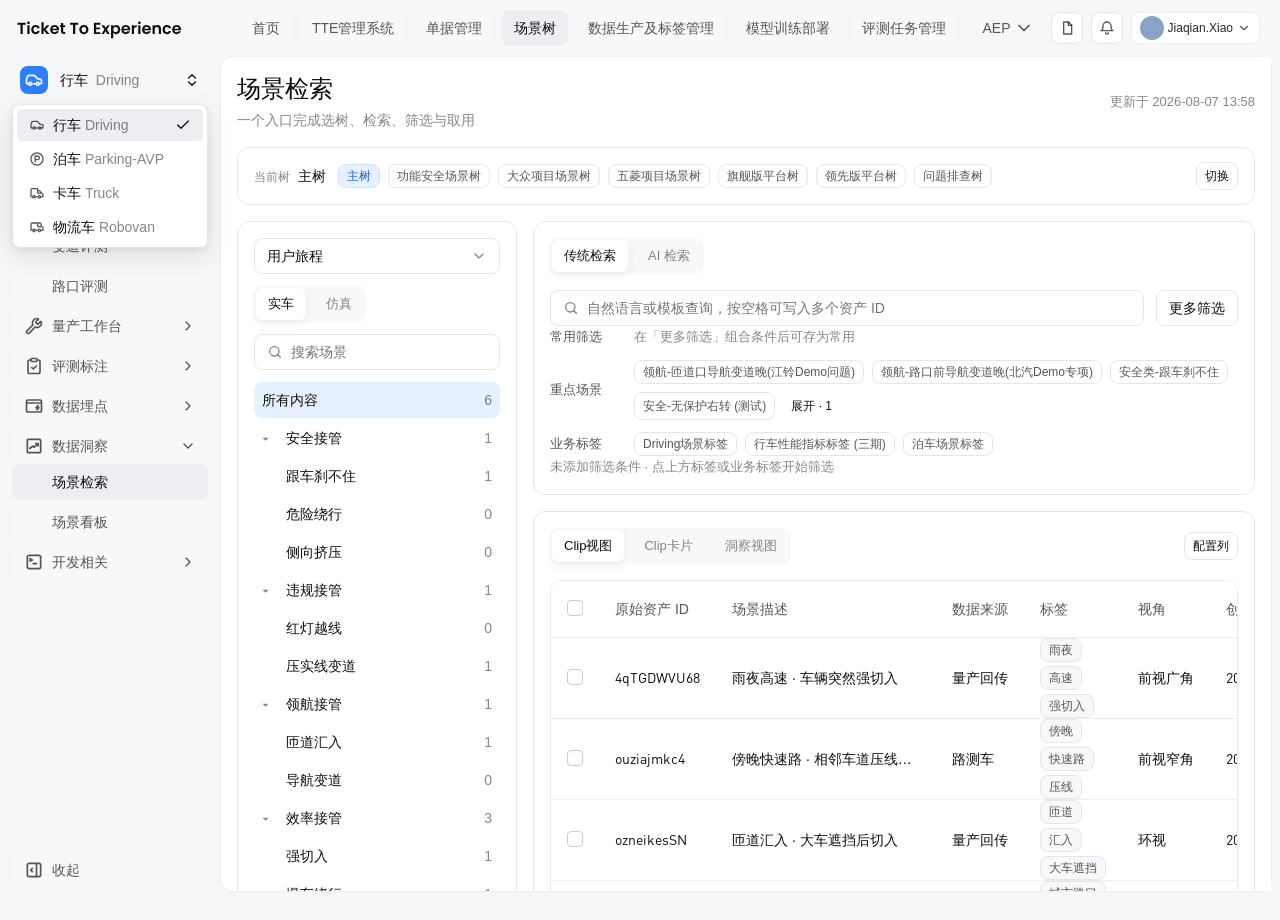
<file: templates/scene-search.html>
<!doctype html>
<html lang="zh-CN">
<head>
  <meta charset="utf-8">
  <meta name="viewport" content="width=device-width, initial-scale=1">
  <title>场景检索</title>
  <link rel="stylesheet" href="../tokens/color-tokens.css">
  <link rel="stylesheet" href="../tokens/typography-tokens.css">
  <link rel="stylesheet" href="../tokens/spacing-tokens.css">
  <link rel="stylesheet" href="../tokens/radius-tokens.css">
  <link rel="stylesheet" href="../tokens/layout-tokens.css">
  <link rel="stylesheet" href="../tokens/button-tokens.css">
  <link rel="stylesheet" href="../tokens/icon-tokens.css">
  <link rel="stylesheet" href="../tokens/dropdown-tokens.css">
  <link rel="stylesheet" href="../tokens/popover-tokens.css">
  <link rel="stylesheet" href="../tokens/menu-tokens.css">
  <link rel="stylesheet" href="../tokens/sidebar-tokens.css?v=inset-border">
  <link rel="stylesheet" href="../tokens/input-tokens.css">
  <link rel="stylesheet" href="../tokens/checkbox-tokens.css">
  <link rel="stylesheet" href="../tokens/tag-tokens.css">
  <link rel="stylesheet" href="../tokens/select-tokens.css">
  <link rel="stylesheet" href="../tokens/tabs-tokens.css">
  <link rel="stylesheet" href="../tokens/pagination-tokens.css">
  <link rel="stylesheet" href="../tokens/drawer-tokens.css">
  <link rel="stylesheet" href="../tokens/table-tokens.css">
  <link rel="stylesheet" href="../tokens/field-tokens.css">
  <link rel="stylesheet" href="../tokens/page-header-tokens.css">
  <link rel="stylesheet" href="../tokens/message-tokens.css">
  <link rel="stylesheet" href="../tokens/empty-tokens.css">
  <link rel="stylesheet" href="../tokens/popup-tokens.css">
  <link rel="stylesheet" href="../tokens/card-tokens.css">
  <link rel="stylesheet" href="shell.css">
  <link rel="stylesheet" href="page.css">
  <link rel="stylesheet" href="scene-search.css">
</head>
<body>
  <div class="tte-sidebar-provider app-frame" data-sidebar data-state="expanded" data-collapsible="icon">
    <aside class="tte-sidebar" aria-label="侧边栏">
                        <div class="tte-sidebar-header">
                          <div class="tte-sidebar-brand"><img class="tte-sidebar-brand-full" src="../assets/brand/sidebar-logo.svg" alt="TicketToExperience" width="188" height="22"><img class="tte-sidebar-brand-short" src="../assets/brand/sidebar-logo-collapsed.svg" alt="TTE" width="40" height="22"></div>
                          <div class="tte-sidebar-switch-wrap">
                            <button class="tte-sidebar-switch" type="button" data-sidebar-switch aria-expanded="false" aria-haspopup="menu"><span class="tte-sidebar-switch-main"><span class="tte-sidebar-mark"><svg class="tte-sidebar-icon" viewBox="0 0 24 24" aria-hidden="true"><path d="M4.884576359375,15.500087869018556C5.299041559375,14.416006069018554,6.339341659375,13.699995069018554,7.499951359375,13.699995069018554C8.660543959375001,13.699995069018554,9.700832359375,14.415985069018555,10.115309759375,15.500043869018555L13.884592859375,15.500043869018555C14.299069859375,14.415985069018555,15.339358859375,13.699995069018554,16.499951859375003,13.699995069018554C17.660560859375,13.699995069018554,18.700860859375,14.416006069018554,19.115325859375,15.500087869018556L19.999755859375,15.500087869018556L19.999755859375,12.900088769018556Q19.999755859375,12.308365369018555,19.407218859375,12.160231069018554C19.407218859375,12.160231069018554,19.382110859375,12.153605969018555,19.382110859375,12.153605969018555Q17.836084859375,11.724153469018555,15.882326859375,11.493124969018556C15.598936859375,11.459614769018554,15.343362859375,11.306629669018555,15.179951859375,11.072687169018554Q14.125855859375,9.563637769018555,13.283029859375,8.697398469018555Q13.176527859375,8.587937869018555,12.982048859375,8.385618669018555Q12.130838859375,7.500087769018554,11.999755859375,7.500087769018554L5.699707059375,7.500087769018554Q5.517635859375,7.500087769018554,5.345585859374999,7.749286169018555L4.125701859375,11.244411969018554Q3.999756059375,11.611753969018554,3.999755859375,12.000087769018554L3.999755859375,15.500087869018556L4.884576359375,15.500087869018556ZM4.884647559375,17.500088869018555L3.899755859375,17.500088869018555Q3.080543159375,17.500088869018555,2.540149269375,16.959694869018556Q1.999755859375,16.419301869018554,1.999755859375,15.600088869018554L1.999755859375,12.000087769018554Q1.999755859375,11.278419969018554,2.233809649375,10.595763669018556L3.495550759375,6.980620269018555C3.5180461593750003,6.916167469018554,3.547082059375,6.8541875690185545,3.582204359375,6.795650369018555Q4.359542359375,5.500087857246554,5.699707059375,5.500087618827554L11.999755859375,5.500087618827554Q12.719373859375,5.500087618827554,13.401885859375,6.024916289018555Q13.728190859375,6.275833249018555,14.423926859375,6.999621869018554Q14.614163859375,7.197528569018555,14.716482859375,7.302689269018555Q15.563827859375,8.173571569018556,16.561209859374998,9.562533369018555Q18.396968859375,9.805231069018554,19.906060859375,10.223424469018553Q20.773257859375,10.444810869018553,21.369990859375,11.177164069018556Q21.999755859375,11.950057469018555,21.999755859375,12.900088769018556L21.999755859375,15.600087869018555Q21.999755859375,16.419300869018556,21.459363859375,16.959694869018556Q20.918969859375,17.500088869018555,20.099755859375,17.500088869018555L19.115254859375,17.500088869018555C18.700738859375,18.584072869018556,17.660487859375,19.299995869018552,16.499951859375003,19.299995869018552C15.339396859375,19.299995869018552,14.299133859375,18.584051869018555,13.884629859375,17.500043869018555L10.115272559375,17.500043869018555C9.700768459375,18.584051869018555,8.660505759374999,19.299995869018552,7.499951359375,19.299995869018552C6.339414559375,19.299995869018552,5.299163859375,18.584072869018556,4.884647559375,17.500088869018555ZM7.499951359375,15.699994869018555C7.941779159375,15.699994869018555,8.299951059375001,16.058167869018554,8.299951059375001,16.499994869018554C8.299951059375001,16.941822869018555,7.941779159375,17.299995869018552,7.499951359375,17.299995869018552C7.058123559375,17.299995869018552,6.699951159375,16.941822869018555,6.699951159375,16.499994869018554C6.699951159375,16.058167869018554,7.058123559375,15.699994869018555,7.499951359375,15.699994869018555ZM16.499951859375003,15.699994869018555C16.941778859375,15.699994869018555,17.299951859375,16.058167869018554,17.299951859375,16.499994869018554C17.299951859375,16.941822869018555,16.941778859375,17.299995869018552,16.499951859375003,17.299995869018552C16.058123859375,17.299995869018552,15.699950859375,16.941822869018555,15.699950859375,16.499994869018554C15.699950859375,16.058167869018554,16.058123859375,15.699994869018555,16.499951859375003,15.699994869018555Z" fill-rule="evenodd" fill="currentColor"/></svg></span><span class="tte-sidebar-switch-label"><span class="is-name">行车</span><span class="is-en">&nbsp;&nbsp;Driving</span></span></span><svg class="tte-lucide tte-sidebar-switch-caret" data-lucide="chevrons-up-down" aria-hidden="true"></svg></button>
                            <div class="dropdown-menu tte-sidebar-switch-menu" data-sidebar-switch-menu role="menu" hidden>
                                                            <button class="dropdown-menu-item" type="button" role="menuitemradio" aria-checked="true" data-sidebar-workspace data-workspace-name="行车" data-workspace-en="Driving" data-workspace-icon="/assets/icons/sideber/行车.svg"><svg class="tte-sidebar-icon" viewBox="0 0 24 24" aria-hidden="true"><path d="M4.884576359375,15.500087869018556C5.299041559375,14.416006069018554,6.339341659375,13.699995069018554,7.499951359375,13.699995069018554C8.660543959375001,13.699995069018554,9.700832359375,14.415985069018555,10.115309759375,15.500043869018555L13.884592859375,15.500043869018555C14.299069859375,14.415985069018555,15.339358859375,13.699995069018554,16.499951859375003,13.699995069018554C17.660560859375,13.699995069018554,18.700860859375,14.416006069018554,19.115325859375,15.500087869018556L19.999755859375,15.500087869018556L19.999755859375,12.900088769018556Q19.999755859375,12.308365369018555,19.407218859375,12.160231069018554C19.407218859375,12.160231069018554,19.382110859375,12.153605969018555,19.382110859375,12.153605969018555Q17.836084859375,11.724153469018555,15.882326859375,11.493124969018556C15.598936859375,11.459614769018554,15.343362859375,11.306629669018555,15.179951859375,11.072687169018554Q14.125855859375,9.563637769018555,13.283029859375,8.697398469018555Q13.176527859375,8.587937869018555,12.982048859375,8.385618669018555Q12.130838859375,7.500087769018554,11.999755859375,7.500087769018554L5.699707059375,7.500087769018554Q5.517635859375,7.500087769018554,5.345585859374999,7.749286169018555L4.125701859375,11.244411969018554Q3.999756059375,11.611753969018554,3.999755859375,12.000087769018554L3.999755859375,15.500087869018556L4.884576359375,15.500087869018556ZM4.884647559375,17.500088869018555L3.899755859375,17.500088869018555Q3.080543159375,17.500088869018555,2.540149269375,16.959694869018556Q1.999755859375,16.419301869018554,1.999755859375,15.600088869018554L1.999755859375,12.000087769018554Q1.999755859375,11.278419969018554,2.233809649375,10.595763669018556L3.495550759375,6.980620269018555C3.5180461593750003,6.916167469018554,3.547082059375,6.8541875690185545,3.582204359375,6.795650369018555Q4.359542359375,5.500087857246554,5.699707059375,5.500087618827554L11.999755859375,5.500087618827554Q12.719373859375,5.500087618827554,13.401885859375,6.024916289018555Q13.728190859375,6.275833249018555,14.423926859375,6.999621869018554Q14.614163859375,7.197528569018555,14.716482859375,7.302689269018555Q15.563827859375,8.173571569018556,16.561209859374998,9.562533369018555Q18.396968859375,9.805231069018554,19.906060859375,10.223424469018553Q20.773257859375,10.444810869018553,21.369990859375,11.177164069018556Q21.999755859375,11.950057469018555,21.999755859375,12.900088769018556L21.999755859375,15.600087869018555Q21.999755859375,16.419300869018556,21.459363859375,16.959694869018556Q20.918969859375,17.500088869018555,20.099755859375,17.500088869018555L19.115254859375,17.500088869018555C18.700738859375,18.584072869018556,17.660487859375,19.299995869018552,16.499951859375003,19.299995869018552C15.339396859375,19.299995869018552,14.299133859375,18.584051869018555,13.884629859375,17.500043869018555L10.115272559375,17.500043869018555C9.700768459375,18.584051869018555,8.660505759374999,19.299995869018552,7.499951359375,19.299995869018552C6.339414559375,19.299995869018552,5.299163859375,18.584072869018556,4.884647559375,17.500088869018555ZM7.499951359375,15.699994869018555C7.941779159375,15.699994869018555,8.299951059375001,16.058167869018554,8.299951059375001,16.499994869018554C8.299951059375001,16.941822869018555,7.941779159375,17.299995869018552,7.499951359375,17.299995869018552C7.058123559375,17.299995869018552,6.699951159375,16.941822869018555,6.699951159375,16.499994869018554C6.699951159375,16.058167869018554,7.058123559375,15.699994869018555,7.499951359375,15.699994869018555ZM16.499951859375003,15.699994869018555C16.941778859375,15.699994869018555,17.299951859375,16.058167869018554,17.299951859375,16.499994869018554C17.299951859375,16.941822869018555,16.941778859375,17.299995869018552,16.499951859375003,17.299995869018552C16.058123859375,17.299995869018552,15.699950859375,16.941822869018555,15.699950859375,16.499994869018554C15.699950859375,16.058167869018554,16.058123859375,15.699994869018555,16.499951859375003,15.699994869018555Z" fill-rule="evenodd" fill="currentColor"/></svg><span>行车<span class="is-en"> Driving</span></span><span class="dropdown-menu-check is-visible"><svg class="tte-lucide" data-lucide="check" aria-hidden="true"></svg></span></button>
                              <button class="dropdown-menu-item" type="button" role="menuitemradio" aria-checked="false" data-sidebar-workspace data-workspace-name="泊车" data-workspace-en="Parking-AVP" data-workspace-icon="/assets/icons/泊车.svg"><svg class="tte-sidebar-icon" viewBox="0 0 24 24" aria-hidden="true"><path d="M12,22C17.522848,22,22,17.522848,22,12C22,6.4771523,17.522848,2,12,2C6.4771523,2,2,6.4771523,2,12C2,17.522848,6.4771523,22,12,22ZM12,4C16.418278,4,20,7.5817218,20,12C20,16.418278,16.418278,20,12,20C7.5817218,20,4,16.418278,4,12C4,7.5817218,7.5817218,4,12,4ZM12.900293,13.900002L10.300293,13.900002L10.300293,16.5C10.3000927,17.052175,9.8524671,17.4998,9.300293,17.4998C8.7481184,17.4998,8.3004928,17.052175,8.3004928,16.5L8.300293,7.5C8.300293,6.9477153,8.7480083,6.5,9.300293,6.5L12.900291,6.5Q14.432883,6.5,15.516588,7.5837049Q16.600292,8.6674094,16.600292,10.2000008Q16.600292,11.7325907,15.516588,12.816296Q14.432883,13.900002,12.900293,13.900002ZM12.900293,11.9000006L10.300293,11.9000006L10.300293,8.5L12.900291,8.5Q13.604456,8.5,14.102374,8.9979181Q14.600292,9.4958367,14.600292,10.2000008Q14.600292,10.9041643,14.102375,11.4020824Q13.604456,11.9000006,12.900293,11.9000006Z" fill-rule="evenodd" fill="currentColor"/></svg><span>泊车<span class="is-en"> Parking-AVP</span></span><span class="dropdown-menu-check"><svg class="tte-lucide" data-lucide="check" aria-hidden="true"></svg></span></button>
                              <button class="dropdown-menu-item" type="button" role="menuitemradio" aria-checked="false" data-sidebar-workspace data-workspace-name="卡车" data-workspace-en="Truck" data-workspace-icon="/assets/icons/sideber/卡车.svg"><svg class="tte-sidebar-icon" viewBox="0 0 24 24" aria-hidden="true"><path d="M17.087525859375,8.6909723296875Q18.521600859375,9.7328486296875,19.422185859375,11.3038821296875Q20.133142859375,11.346976729687501,20.644530859375,11.8657770296875L21.452945859375,12.6849928296875Q22.000011859375,13.2397060296875,22.000148859375,14.0189752296875L22.000148859375,16.7999749296875Q22.000148859375,17.5869819296875,21.443650859375,18.1434779296875Q20.887155859375,18.6999749296875,20.100146859375,18.6999749296875L18.215314859375,18.6999749296875C17.800770859375,19.7839069296875,16.760546859374998,20.4997809296875,15.600048859375,20.4997809296875C14.439493859375,20.4997809296875,13.399231859375,19.7838369296875,12.984727859375,18.6998289296875L10.115272559375,18.6998289296875C9.700768459375,19.7838369296875,8.660505759374999,20.4997809296875,7.499951359375,20.4997809296875C6.339415559375,20.4997809296875,5.299166159375,19.7838599296875,4.8846490593750005,18.6998779296875L3.899755859375,18.6998779296875Q3.112749859375,18.6998779296875,2.556253079375,18.143380929687503Q1.999755859375,17.5868849296875,1.999755859375,16.7998789296875L1.999755859375,7.2999267296875Q1.999755859375,6.1401285296875,2.8198812593750002,5.3200031496874995Q3.640006459375,4.4998779296875,4.799804659375,4.4998779296875L12.899657859375,4.4998779296875C13.451943859375,4.4998779296875,13.899657859375,4.9475931496875,13.899657859375,5.4998779296875L13.899657859375,5.9760037296875C13.899657859375,5.9760037296875,13.899945859375,6.0000000296875005,13.899945859375,6.0000000296875005L13.900146859375,7.114647829687501Q15.366063859375,7.4403031296875,17.087525859375,8.6909723296875ZM4.884574159375,16.6998789296875L3.999755859375,16.6998789296875L3.999755859375,7.2999263296875Q3.999755859375,6.9685557296875,4.234094659375,6.7342167296875Q4.468433659375,6.4998779296875,4.799804659375,6.4998779296875L11.899658159375,6.4998779296875L11.899658159375,7.9999997296875005C11.899658159375,8.010417029687499,11.899821259375,8.0208337296875,11.900146459375,8.0312459296875L11.900146459375,11.399975729687501Q11.900146459375,12.1869816296875,12.456642859375,12.7434787296875Q13.013139859375,13.2999763296875,13.800145859375,13.2999763296875L19.249976859375,13.2999763296875L20.000148859375,14.0601692296875L20.000148859375,16.6999759296875L18.215463859375,16.6999759296875C17.801025859375002,15.6158399296875,16.760698859374997,14.8997799296875,15.600048859375,14.8997799296875C14.439456859375,14.8997799296875,13.399167859375,15.6157699296875,12.984690859375,16.6998289296875L10.115309759375,16.6998289296875C9.700832359375,15.6157699296875,8.660543959375001,14.8997799296875,7.499951359375,14.8997799296875C6.339339259375,14.8997799296875,5.299037659375,15.6157929296875,4.884574159375,16.6998789296875ZM15.911984859375,10.309027629687499Q16.508203859375,10.7421903296875,16.985053859375,11.2999763296875L13.900146859375,11.2999763296875L13.900146859375,9.1873297296875Q14.791800859375,9.495196829687501,15.911984859375,10.309027629687499ZM7.499951359375,16.8997799296875C7.941779159375,16.8997799296875,8.299951059375001,17.257952929687498,8.299951059375001,17.6997809296875C8.299951059375001,18.141607929687503,7.941779159375,18.4997809296875,7.499951359375,18.4997809296875C7.058123559375,18.4997809296875,6.699951159375,18.141607929687503,6.699951159375,17.6997809296875C6.699951159375,17.257952929687498,7.058123559375,16.8997799296875,7.499951359375,16.8997799296875ZM15.600048859375,16.8997799296875C16.041876859375,16.8997799296875,16.400048859374998,17.257952929687498,16.400048859374998,17.6997809296875C16.400048859374998,18.141607929687503,16.041876859375,18.4997809296875,15.600048859375,18.4997809296875C15.158220859375,18.4997809296875,14.800048859375,18.141607929687503,14.800048859375,17.6997809296875C14.800048859375,17.257952929687498,15.158220859375,16.8997799296875,15.600048859375,16.8997799296875Z" fill-rule="evenodd" fill="currentColor"/></svg><span>卡车<span class="is-en"> Truck</span></span><span class="dropdown-menu-check"><svg class="tte-lucide" data-lucide="check" aria-hidden="true"></svg></span></button>
                              <button class="dropdown-menu-item" type="button" role="menuitemradio" aria-checked="false" data-sidebar-workspace data-workspace-name="物流车" data-workspace-en="Robovan" data-workspace-icon="/assets/icons/sideber/物流车.svg"><svg class="tte-sidebar-icon" viewBox="0 0 24 24" aria-hidden="true"><path d="M18.829795953125,7.3803701L19.717534953125,10.5508699Q20.229939953125,10.6703911,20.624568953125,11.0707369L21.448079953125,11.9051161Q21.999862953125,12.4646096,21.999999953125,13.2508545L21.999999953125,16.083375Q21.999999953125,16.877327,21.438514953125,17.438707Q20.877118953125,18,20.083251953125,18L18.317853953125,18.000000999999997C17.901742953125,19.103212,16.845905953124998,19.833413999999998,15.666828953125,19.833413999999998C14.487750953125,19.833413999999998,13.431913953125,19.103211,13.015802953125,18L10.067854853124999,18C9.651743453125,19.103211,8.595907253124999,19.833413999999998,7.416829153125,19.833413999999998C6.237751053125,19.833413999999998,5.181915053125,19.103211,4.7658033531249995,18L3.999999953125,18Q3.2061322531250003,18,2.644736943125,17.438709Q2.083251953125,16.877328,2.083251953125,16.083374L2.083251953125,7.833374Q2.083251953125,6.6597843,2.913042903125,5.8299170700000005Q3.742883753125,5,4.916503953125,5L15.666828953125,5Q16.751036953125002,5,17.649281953124998,5.68689203Q18.522182953125,6.3544043,18.829795953125,7.3803701ZM4.7658641531249994,16.000000999999997L4.083251953125,16.000000999999997L4.083251953125,7.833374Q4.083251953125,7.4881577,4.3273215531249996,7.2440657999999996Q4.571364653125,7,4.916503953125,7L11.916503953125,7L11.916503953125,10.583332500000001Q11.916503953125,11.377242599999999,12.477880953125,11.9386215Q13.039259953125,12.500000499999999,13.833170953125,12.500000499999999L19.225146953125,12.5L19.999999953125,13.2850761L19.999999953125,16.000000999999997L18.317794953125,16.000002000000002C17.901638953125,14.8968735,16.845843953124998,14.166748,15.666828953125,14.166748C14.487814953125,14.166748,13.432020953125,14.8968735,13.015863953125,16L10.067793853125,16C9.651637053125,14.8968735,8.595843753125,14.166748,7.416829153125,14.166748C6.237813953125,14.166748,5.182020453125,14.8968735,4.7658641531249994,16.000000999999997ZM16.500093953125003,16.989429C16.494264953125,16.533383,16.122911953124998,16.166748,15.666828953125,16.166748C15.206591953125,16.166748,14.833495953125,16.539844000000002,14.833495953125,17.000081C14.833495953125,17.460319,15.206591953125,17.833413999999998,15.666828953125,17.833413999999998C16.122939953124998,17.833413999999998,16.494304953125003,17.466735,16.500094953125,17.01066L16.500037953125002,17.000000999999997L16.500093953125003,16.989429ZM16.903866953125,7.9196298L17.626369953125,10.500000499999999L13.916503953125,10.500001000000001L13.916503953125,7L15.666828953125,7Q16.073970953125,7,16.434381953124998,7.2756080999999995Q16.792679953125003,7.5496016,16.903866953125,7.9196298ZM7.416829153125,16.166748C7.877066153125,16.166748,8.250162153125,16.539844000000002,8.250162153125,17.000081C8.250162153125,17.460319,7.877066153125,17.833413999999998,7.416829153125,17.833413999999998C6.956592053125,17.833413999999998,6.583496053125,17.460319,6.583496053125,17.000081C6.583496053125,16.539844000000002,6.956592053125,16.166748,7.416829153125,16.166748Z" fill-rule="evenodd" fill="currentColor"/></svg><span>物流车<span class="is-en"> Robovan</span></span><span class="dropdown-menu-check"><svg class="tte-lucide" data-lucide="check" aria-hidden="true"></svg></span></button>
                            </div>
                          </div>
                        </div>
                        <div class="tte-sidebar-content">
                          <div class="tte-sidebar-group">
                            <ul class="tte-sidebar-menu">
                              <li class="tte-sidebar-menu-item"><button class="tte-sidebar-menu-button" type="button"><svg class="tte-sidebar-icon" viewBox="0 0 24 24" aria-hidden="true"><path d="M8.999955933187866,3L11.999955933187866,3C12.552241133187866,3,12.999955933187866,3.44771522,12.999955933187866,4L12.999955933187866,6L16.999956033187864,6Q18.242595033187868,6,19.121275033187867,6.8786795000000005Q19.999958033187866,7.7573605,19.999958033187866,9L19.999958033187866,12C20.552129033187867,12.0002003,20.999756033187865,12.4478254,20.999756033187865,13C20.999756033187865,13.552175,20.552129033187867,13.9998,19.999956033187868,13.9998L19.999958033187866,17Q19.999958033187866,18.24264,19.121275033187867,19.121321Q18.242595033187868,20,16.999956033187864,20L6.9999559331878665,20Q5.757316133187866,20,4.878635633187866,19.121321Q3.9999558931878663,18.24264,3.9999558931878663,17L3.9999558931878663,13.9998C3.447781563187866,13.9998,3.000155866145866,13.552175,3.000155866145866,13C3.000155866145866,12.4478254,3.447781563187866,12.0002003,3.9999558931878663,12.0002003L3.9999558931878663,9Q3.9999558931878663,7.7573595,4.878635533187866,6.8786798000000005Q5.757315433187866,6,6.9999559331878665,6L10.999955933187866,6L10.999955933187866,5L8.999955933187866,5C8.447781333187866,4.9998000000000005,8.000155733187867,4.5521743,8.000155733187867,4C8.000155733187867,3.44782567,8.447781333187866,3.00019997358,8.999955933187866,3ZM6.292849033187866,17.707107Q5.9999559331878665,17.414213,5.9999559331878665,17L5.9999559331878665,9Q5.9999559331878665,8.585786299999999,6.292849033187866,8.2928934Q6.585742233187866,8,6.9999559331878665,8L16.999956033187864,8Q17.414171033187866,8,17.707063033187865,8.2928934Q17.999956033187864,8.585785900000001,17.999956033187864,9L17.999956033187864,17Q17.999956033187864,17.414213,17.707063033187865,17.707107Q17.414169033187868,18,16.999956033187864,18L6.9999559331878665,18Q6.585742733187866,18,6.292849033187866,17.707107ZM8.999955933187866,10.0001998C8.447781333187866,10.0001998,8.000155733187867,10.4478254,8.000155733187867,11L7.9999559331878665,14C8.000155733187867,14.552175,8.447781333187866,14.9998,8.999955933187866,14.9998C9.552130433187866,14.9998,9.999756133187866,14.552175,9.999756133187866,14L9.999955933187866,11C9.999756133187866,10.4478254,9.552130433187866,10.0001998,8.999955933187866,10.0001998ZM14.999956033187866,10.0001998C14.447781033187866,10.0001998,14.000156033187865,10.4478254,14.000156033187865,11L13.999956033187866,14C14.000156033187865,14.552175,14.447781033187866,14.9998,14.999956033187866,14.9998C15.552130033187867,14.9998,15.999756033187866,14.552175,15.999756033187866,14L15.999956033187866,11C15.999756033187866,10.4478254,15.552130033187867,10.0001998,14.999956033187866,10.0001998Z" fill-rule="evenodd" fill="currentColor"/></svg><span>工作助手</span></button><div class="tte-popover-content dark tte-sidebar-tip" role="tooltip">工作助手</div></li>
                              <li class="tte-sidebar-menu-item">
                                <button class="tte-sidebar-menu-button" type="button" data-sidebar-toggle aria-expanded="true"><svg class="tte-sidebar-icon" viewBox="0 0 24 24" aria-hidden="true"><path d="M2.560545088446655,9.610979076837157Q3.6132683484466552,6.638936076837158,6.216050848446655,4.817910476837158Q8.814616448446655,2.999835371967158,12.000169548446655,3.000000476837158Q15.185619548446656,2.9998352527571583,17.784186548446655,4.817911176837159Q20.386968548446657,6.638936476837158,21.439691548446657,9.610979576837158Q22.493575548446657,12.586298476837158,21.604163548446657,15.613463476837158Q20.715593548446655,18.637763476837158,18.215774548446657,20.59498247683716Q17.698324548446656,20.999968476837157,17.039614548446657,21.000000476837158L6.9606711484466555,21.000000476837158Q6.301905848446656,20.999968476837157,5.784597648446655,20.59508947683716Q3.2846432484466552,18.63776047683716,2.3960736984466555,15.613463476837158Q1.5066617684466552,12.586299376837157,2.560545088446655,9.610979076837157ZM4.445774748446656,10.278743776837159Q2.5854568484466554,15.530786476837159,6.991641748446655,19.000000476837158L17.008595548446657,19.000000476837158Q21.414752548446657,15.530708476837159,19.554462548446654,10.278743776837159Q17.684583548446653,4.999705576837158,12.000064548446655,5.000001176837158Q6.315655448446655,4.999705176837158,4.445774748446656,10.278743776837159ZM12.258919548446656,14.994516476837159C11.074689648446656,15.151375476837158,10.023311348446656,14.223837476837158,10.021114148446655,13.020298476837159L10.024083848446656,12.902599776837159C10.099618648446656,11.642395476837159,11.301800448446656,10.767843676837158,12.512670548446655,11.092226476837158L14.765662548446656,8.824022776837158C15.152215548446655,8.434636076837158,15.778814548446656,8.434636076837158,16.165369548446655,8.824022776837158C16.551804548446654,9.213527676837158,16.551804548446654,9.844914476837157,16.165369548446655,10.234419376837158L13.914356548446655,12.504618176837159C14.220916548446656,13.667839476837159,13.443149548446655,14.837660476837158,12.258919548446656,14.994516476837159Z" fill-rule="evenodd" fill="currentColor"/></svg><span>性能评测</span><svg class="tte-lucide tte-sidebar-caret" data-lucide="chevron-right" aria-hidden="true"></svg></button>
                                <ul class="tte-sidebar-menu-sub">
                                  <li><button class="tte-sidebar-menu-sub-button" type="button"><span>跟车评测</span></button></li>
                                  <li><button class="tte-sidebar-menu-sub-button" type="button"><span>变道评测</span></button></li>
                                  <li><button class="tte-sidebar-menu-sub-button" type="button"><span>路口评测</span></button></li>
                                </ul>
                              </li>
                              <li class="tte-sidebar-menu-item">
                                <button class="tte-sidebar-menu-button" type="button" data-sidebar-toggle aria-expanded="false"><svg class="tte-sidebar-icon" viewBox="0 0 24 24" aria-hidden="true"><path d="M17.890762000000002,4.828253500000001L15.179096,7.5381718L16.461478,8.8204904L19.172535,6.1102419Q19.769707,5.5093255,20.590788,5.681505Q21.480835,5.8681467000000005,21.721815,6.747705Q22.796703,10.6571283,19.713533,13.291581Q16.903722000000002,15.692462,13.586009,14.516694L6.952177,21.150526Q6.1022215,22.000202,4.9005659,22Q3.6989123,21.9998,2.84935534,21.149958Q1.99979973181,20.300121,2.0000000594444,19.098467Q2.00020044652,17.896810000000002,2.85004091,17.047255L9.4837551,10.4135408Q8.3079906,7.09583,10.708868,4.2860186Q13.343317,1.2028454499999999,17.253611,2.27797523Q18.131849,2.51858848,18.318926,3.4079223Q18.491035,4.2261136,17.892083,4.82693L17.890762000000002,4.828253500000001ZM12.225307,5.5817573Q13.738002,3.8114054,15.862551,4.0352442L13.692022,6.2043738Q12.384624,7.5381145,13.684777,8.8645368L15.127924,10.3077536Q16.461434,11.6149254,17.787858,10.3147707L19.964325,8.1390591Q20.187408,10.2630777,18.417795,11.7751436Q16.298113,13.586332,13.758005,12.436852C13.379812,12.265709,12.935157,12.346724,12.641626,12.640254L5.5417659,19.740116Q5.2763517,20.00544,4.9008989,20.005377Q4.5254445,20.005316,4.2600026,19.739784Q3.9945605,19.474255,3.9946232999999998,19.098797Q3.9946859,18.723345,4.2602153000000005,18.457905L11.3601952,11.3579245C11.6537256,11.064395,11.7347403,10.6197376,11.5635967,10.2415447Q10.4141188,7.7014375,12.225307,5.5817573Z" fill-rule="evenodd" fill="currentColor"/></svg><span>量产工作台</span><svg class="tte-lucide tte-sidebar-caret" data-lucide="chevron-right" aria-hidden="true"></svg></button>
                                <ul class="tte-sidebar-menu-sub"><li><button class="tte-sidebar-menu-sub-button" type="button"><span>回传批次</span></button></li></ul>
                              </li>
                              <li class="tte-sidebar-menu-item">
                                <button class="tte-sidebar-menu-button" type="button" data-sidebar-toggle aria-expanded="false"><svg class="tte-sidebar-icon" viewBox="0 0 24 24" aria-hidden="true"><path d="M7.401809928125,5.8000488L6.600048828125,5.8000488Q5.800048828125,5.8000488,5.800048828125,6.600049L5.800048828125,19.200048Q5.800048828125,20.00005,6.600048828125,20.00005L17.400047828125,20.00005Q18.200048828125,20.00005,18.200048828125,19.200048L18.200048828125,6.600049Q18.200048828125,5.8000488,17.400051828125,5.8000488L16.597994828125,5.8000488Q16.567396828125,6.5247245,16.046010828125,7.0461092Q15.492120828125,7.5999999,14.708800828125,7.5999999L9.291003228125,7.5999999Q8.507683728125,7.5999999,7.953793028125,7.0461092Q7.432408128125,6.524724,7.401809928125,5.8000488ZM16.597998828125,3.8000488L17.400051828125,3.8000488Q18.559849828125,3.8000488,19.379949828125,4.6201506000000006Q20.200048828125,5.4402509000000006,20.200048828125,6.600049L20.200048828125,19.200048Q20.200048828125,20.359848,19.379947828124997,21.179947Q18.559846828125,22.00005,17.400047828125,22.00005L6.600048828125,22.00005Q5.440249428125,22.00005,4.620149728125,21.179949Q3.800048828125,20.359848,3.800048828125,19.200048L3.800048828125,6.600049Q3.800048828125,5.440250600000001,4.620149728125,4.6201498999999995Q5.440251028125,3.8000488,6.600048828125,3.8000488L7.401805828125,3.8000488Q7.432373028124999,3.0753108,7.953793028125,2.55389071Q8.507683728125,2,9.291003228125,2L14.708800828125,2Q15.492120828125,2,16.046010828125,2.55389076Q16.567431828125002,3.0753107,16.597998828125,3.8000488ZM9.399902328125,5.5999999L14.599901828125,5.5999999L14.599901828125,4L9.399902328125,4L9.399902328125,5.5999999ZM15.407014828125,12.706965C15.594513828125,12.519466,15.699849828125,12.265163,15.699849828125,12C15.699849828125,11.4478254,15.252223828125,11.0002003,14.700049828125,11.0002003C14.434885828125,11.0002003,14.180582828125,11.1055355,13.993083828125,11.2930346L11.100049028125,14.185786L10.007155428125,13.092894C9.819515228124999,12.905536,9.565212228124999,12.8002,9.300048828125,12.8002C8.747874228125,12.8002,8.300248628125,13.247826,8.300248628125,13.8C8.300248628125,14.065164,8.405584328125,14.319467,8.593083428125,14.506966L10.392941928125001,16.307105999999997C10.580478228125,16.494642,10.834832228125,16.599999,11.100048528125,16.599999C11.365264928125,16.599999,11.619618928125,16.494642,11.807155628125,16.307105999999997L15.407014828125,12.706965Z" fill-rule="evenodd" fill="currentColor"/></svg><span>评测标注</span><svg class="tte-lucide tte-sidebar-caret" data-lucide="chevron-right" aria-hidden="true"></svg></button>
                                <ul class="tte-sidebar-menu-sub"><li><button class="tte-sidebar-menu-sub-button" type="button"><span>待标任务</span></button></li></ul>
                              </li>
                              <li class="tte-sidebar-menu-item">
                                <button class="tte-sidebar-menu-button" type="button" data-sidebar-toggle aria-expanded="false"><svg class="tte-sidebar-icon" viewBox="0 0 24 24" aria-hidden="true"><path d="M2,6.560845628125L2,17.439252828125Q2,18.582810828124998,2.8086187799999998,19.391428828125Q3.6172386000000003,20.200048828125,4.7607968,20.200048828125L19.239204,20.200048828125Q20.382763,20.200048828125,21.191383,19.391428828125Q22,18.582811828125,22,17.439252828125L22,6.560845628125Q22,5.417284228125,21.191383,4.608667608125Q20.382765,3.800048828125,19.239204,3.800048828125L4.7607968,3.800048828125Q3.6172373,3.800048828125,2.80861866,4.6086674881250005Q2,5.4172862281250005,2,6.560845628125ZM4.7607968,18.200048828125Q4,18.200048828125,4,17.439252828125L4,9.399902328125L20,9.399902328125L20,17.439252828125Q20,18.200048828125,19.239204,18.200048828125L4.7607968,18.200048828125ZM20,7.399902328125L4,7.399902328125L4,6.560845628125Q4,5.800048828125,4.7607968,5.800048828125L19.239204,5.800048828125Q20,5.800048828125,20,6.560845628125L20,7.399902328125ZM14.792842,15.792911828125L15.585844,14.999850828125L14.499853,14.999913828125C14.234637,14.999930828125,13.980277,14.894588828125,13.792729,14.707062828125C13.605182,14.519536828125,13.49981,14.265188828125,13.499795,13.999972828125C13.49978,13.734718328125,13.605151,13.480325728125,13.792724,13.292772328125L16.29282,10.792930628125C16.629961,10.456105728125,17.157952,10.403838128124999,17.554479999999998,10.668189528125C17.775109,10.815275628125,17.928272,11.043982028125,17.980274,11.303996128125C18.032278,11.564010128125,17.978861000000002,11.834033028125,17.831774,12.054662728125C17.795243,12.109457928125,17.753388,12.160510028125,17.70682,12.207075128125L16.914322,12.999774928125L18.000011,12.999712028125C18.265236,12.999695728125,18.519602,13.105043428125,18.707151,13.292578728125C19.097691,13.683088328125,19.097713,14.316252828125,18.707203,14.706791828125L16.207107999999998,17.207072828125C15.869972,17.543950828125,15.34194,17.596246828125,14.945385,17.331876828125C14.485949,17.025584828124998,14.361799,16.404840828125,14.668091,15.945402828125C14.704605,15.890632828125,14.746439,15.839601828125,14.792842,15.792911828125Z" fill-rule="evenodd" fill="currentColor"/></svg><span>数据埋点</span><svg class="tte-lucide tte-sidebar-caret" data-lucide="chevron-right" aria-hidden="true"></svg></button>
                                <ul class="tte-sidebar-menu-sub"><li><button class="tte-sidebar-menu-sub-button" type="button"><span>事件列表</span></button></li></ul>
                              </li>
                              <li class="tte-sidebar-menu-item">
                                <button class="tte-sidebar-menu-button" type="button" data-sidebar-toggle aria-expanded="true"><svg class="tte-sidebar-icon" viewBox="0 0 24 24" aria-hidden="true"><path d="M3,5L3,19C3,20.10457,3.89543045,21,5,21L19,21C20.10457,21,21,20.10457,21,19L21,5C21,3.89543045,20.10457,3,19,3L5,3C3.89543045,3,3,3.89543045,3,5ZM19,19L5,19L5,5L19,5L19,19ZM16,11.3287678L16,12C16.0002,12.5521746,16.447825,12.9997997,17,12.9997997C17.552175,12.9997997,17.9998,12.5521746,17.9998,12L18,9C18,8.447715299999999,17.552284999999998,8,17,8L14,8C13.447825,8.0001998,13.0002,8.4478254,13.0002,9C13.0002,9.5521746,13.447825,9.9998002,14,9.9998002L14.481407,10L12.0455704,12.1313572L11.2071066,11.2928934C10.8376179,10.9234042,10.2459474,10.900681500000001,9.8492084,11.2407436L6.3492086,14.240744C6.127737,14.43084,6.0001999999999995,14.708134,6.0001999999999995,15C6.0001999999999995,15.552175,6.4478257,15.9998,7,15.9998C7.2386637,15.9998,7.4694543,15.914425,7.6506615,15.759105L10.4476962,13.36191L11.2928934,14.207107C11.6651592,14.579372,12.2623005,14.599256,12.6585045,14.252577L16,11.3287678Z" fill-rule="evenodd" fill="currentColor"/></svg><span>数据洞察</span><svg class="tte-lucide tte-sidebar-caret" data-lucide="chevron-right" aria-hidden="true"></svg></button>
                                <ul class="tte-sidebar-menu-sub"><li><button class="tte-sidebar-menu-sub-button" type="button" aria-current="page"><span>场景检索</span></button></li><li><button class="tte-sidebar-menu-sub-button" type="button"><span>场景看板</span></button></li></ul>
                              </li>
                              <li class="tte-sidebar-menu-item">
                                <button class="tte-sidebar-menu-button" type="button" data-sidebar-toggle aria-expanded="false"><svg class="tte-sidebar-icon" viewBox="0 0 24 24" aria-hidden="true"><path d="M3,6L3,18Q3,19.24264,3.8786796900000002,20.121319Q4.7573608,21,6,21L18,21Q19.242638,21,20.121319,20.121319Q21,19.242638,21,18L21,6Q21,4.7573609,20.121319,3.8786796900000002Q19.24264,3,18,3L6,3Q4.7573595,3,3.8786796900000002,3.8786796900000002Q3,4.7573593,3,6ZM6,19Q5,19,5,18L5,6Q5,5,6,5L18,5Q19,5,19,6L19,18Q19,19,18,19L6,19ZM7.447124,7.1057515C7.3082962,7.0363379,7.1552138,7.0001998,7,7.0001998C6.4478257,7.0001998,6.0001999999999995,7.4478254,6.0001999999999995,8C6.0001999999999995,8.378696399999999,6.2141595,8.7248902,6.5528758,8.8942485L7.7639318,9.5L6.5527864000000005,10.1055727C6.2141597,10.2751098,6.0001999999999995,10.621303600000001,6.0001999999999995,11C6.0001999999999995,11.5521746,6.4478257,11.9997997,7,11.9997997C7.1552138,11.9997997,7.3082962,11.9636621,7.447124,11.894248L10.447213600000001,10.3944273C10.6407409,10.297663700000001,10.797663700000001,10.1407409,10.8944273,9.947213600000001C11.0130358,9.7099967,11.0325518,9.4353786,10.948683299999999,9.183772099999999C10.864814299999999,8.932165600000001,10.684430599999999,8.7241812,10.447213600000001,8.6055727L7.447124,7.1057515ZM15,15L11,15C10.4478254,14.9998,10.0001998,14.552175,10.0001998,14C10.0001998,13.447825,10.4478254,13.0002,11,13.0002L15,13C15.552175,13.0002,15.9998,13.447825,15.9998,14C15.9998,14.552175,15.552175,14.9998,15,15Z" fill-rule="evenodd" fill="currentColor"/></svg><span>开发相关</span><svg class="tte-lucide tte-sidebar-caret" data-lucide="chevron-right" aria-hidden="true"></svg></button>
                                <ul class="tte-sidebar-menu-sub"><li><button class="tte-sidebar-menu-sub-button" type="button"><span>数据接口</span></button></li></ul>
                              </li>
                            </ul>
                          </div>
                        </div>
                        <div class="tte-sidebar-footer">
                          <div class="tte-sidebar-menu-item">
                            <button class="tte-sidebar-menu-button" type="button" data-sidebar-collapse><svg class="tte-sidebar-icon" viewBox="0 0 24 24" aria-hidden="true"><path d="M3,6L3,18Q3,19.242641,3.87867993,20.121323Q4.7573593,21,6,21L18,21Q19.242641,21,20.121321,20.121321Q21,19.242641,21,18L21,6Q21,4.757359,20.121323,3.87867987Q19.242641,3,18,3L6,3Q4.7573595,3,3.8786796900000002,3.87867975Q3,4.7573595,3,6ZM14.000188,5L6,5Q5,5,5,6L5,18Q5,19,6,19L14.000012,19L14.000188,5ZM15.999812,19L15.999988,5L18,5Q19,5,19,6L19,18Q19,19,18,19L15.999812,19ZM10.7069654,10.7070093C10.8944645,10.5195107,10.9997997,10.2652073,10.9997997,10.000044299999999C10.9997997,9.4478698,10.5521746,9.0002441,10,9.0002441C9.734836600000001,9.0002441,9.480533600000001,9.1055799,9.2928934,9.2929373L7.2928934,11.2929373C6.902369,11.6834621,6.902369,12.3166265,7.2928934,12.7071514L9.2930346,14.70701C9.480533600000001,14.894508,9.734836600000001,14.999845,10,14.999845C10.5521746,14.999845,10.9997997,14.552219,10.9997997,14.000044C10.9997997,13.73488,10.8944645,13.480577,10.7071066,13.292937L9.414213700000001,12.0000439L10.7069654,10.7070093Z" fill-rule="evenodd" fill="currentColor"/></svg><span>收起</span></button>
                            <div class="tte-popover-content dark tte-sidebar-tip" role="tooltip">收起</div>
                          </div>
                        </div>
                      </aside>
    <div class="app-column">
      <header class="app-topnav">
      <nav class="app-topnav-links" aria-label="产品导航">
        <button class="tte-button tte-button-fill tte-button-md" type="button" data-top-link>首页</button>
        <button class="tte-button tte-button-fill tte-button-md" type="button" data-top-link>TTE管理系统</button>
        <button class="tte-button tte-button-fill tte-button-md" type="button" data-top-link>单据管理</button>
        <button class="tte-button tte-button-fill tte-button-md" type="button" data-top-link aria-current="page">场景树</button>
        <button class="tte-button tte-button-fill tte-button-md" type="button" data-top-link>数据生产及标签管理</button>
        <button class="tte-button tte-button-fill tte-button-md" type="button" data-top-link>模型训练部署</button>
        <button class="tte-button tte-button-fill tte-button-md" type="button" data-top-link>评测任务管理</button>
        <nav class="tte-nav-menu" data-nav-menu aria-label="AEP">
          <ul class="tte-nav-menu-list">
            <li class="tte-nav-menu-item" data-nav-item="aep">
              <button class="tte-nav-menu-trigger" type="button" data-nav-trigger aria-expanded="false">AEP<svg class="tte-lucide tte-nav-menu-caret" data-lucide="chevron-down" aria-hidden="true"></svg></button>
            </li>
          </ul>
          <div class="tte-nav-menu-popup" data-nav-popup hidden>
            <div class="tte-nav-menu-surface">
              <div class="tte-nav-menu-panel" data-nav-content="aep" hidden>
                <div class="tte-nav-menu-grid is-icons">
                  <a class="tte-nav-menu-link" href="#aep-ingest"><span>数据接入</span></a>
                  <a class="tte-nav-menu-link" href="#aep-tasks"><span>任务编排</span></a>
                  <a class="tte-nav-menu-link" href="#aep-results"><span>结果查看</span></a>
                </div>
              </div>
            </div>
          </div>
        </nav>
      </nav>
      <div class="app-topnav-end">
        <button class="tte-button tte-button-secondary tte-button-icon-only" type="button" aria-label="文档"><svg class="tte-lucide" viewBox="0 0 24 24" aria-hidden="true"><path d="M7 3h7l5 5v13H7z"/><path d="M14 3v5h5"/></svg></button>
        <button class="tte-button tte-button-secondary tte-button-icon-only" type="button" aria-label="通知"><svg class="tte-lucide" viewBox="0 0 24 24" aria-hidden="true"><path d="M6 9a6 6 0 0 1 12 0c0 7 3 7 3 7H3s3 0 3-7"/><path d="M10 19a2 2 0 0 0 4 0"/></svg></button>
        <div class="app-user"><span class="app-user-avatar" aria-hidden="true"></span>Jiaqian.Xiao<svg class="tte-lucide" data-lucide="chevron-down" aria-hidden="true"></svg></div>
      </div>
    </header>
      <div class="tte-sidebar-inset">
        <main class="scene-page" data-page>
          <header class="tte-page-header">
            <div class="tte-page-header-main">
              <h1 class="tte-page-header-title">场景检索</h1>
              <p class="tte-page-header-description">一个入口完成选树、检索、筛选与取用</p>
            </div>
            <div class="tte-page-header-actions">
              <span class="scene-updated">更新于 2026-08-07 13:58</span>
            </div>
          </header>

          <section class="scene-tree-bar" aria-label="当前场景树">
            <div class="scene-tree-now">
              <span class="scene-kicker">当前树</span>
              <strong data-current-tree>主树</strong>
            </div>
            <div class="scene-chips" role="list" aria-label="快速切换" data-tree-chips></div>
            <button class="tte-button tte-button-secondary tte-button-sm" type="button" data-popup-open="switch-tree">切换</button>
          </section>

          <div class="scene-body">
            <aside class="scene-panel scene-tree" aria-label="场景树">
              <div class="scene-tree-tools">
                <div class="tte-select-control" data-select>
                  <button class="tte-select-trigger" type="button" data-select-trigger aria-expanded="false" aria-haspopup="listbox" aria-label="场景维度"><span class="tte-select-value" data-select-value>用户旅程</span><svg class="tte-lucide" viewBox="0 0 24 24" aria-hidden="true"><path d="m6 9 6 6 6-6"/></svg></button>
                  <div class="tte-select-menu" data-select-menu role="listbox" hidden>
                    <button class="tte-select-option" type="button" role="option" data-dimension="journey" aria-selected="true">用户旅程</button>
                    <button class="tte-select-option" type="button" role="option" data-dimension="road" aria-selected="false">道路结构</button>
                    <button class="tte-select-option" type="button" role="option" data-dimension="drive" aria-selected="false">驾驶行为</button>
                  </div>
                </div>
                <div class="tte-segmented" role="tablist" aria-label="数据类型">
                  <button class="tte-segment" type="button" role="tab" data-source="real" aria-selected="true">实车</button>
                  <button class="tte-segment" type="button" role="tab" data-source="sim" aria-selected="false">仿真</button>
                </div>
              </div>
              <label class="input-control input-search">
                <svg class="tte-lucide" viewBox="0 0 24 24" aria-hidden="true"><circle cx="11" cy="11" r="7"/><path d="m20 20-3.5-3.5"/></svg>
                <input class="tte-input" type="search" placeholder="搜索场景" aria-label="搜索场景" data-tree-query>
              </label>
              <div class="scene-tree-list" data-tree-list></div>
            </aside>

            <div class="scene-main">
              <section class="scene-panel scene-filters" aria-label="检索">
                <div class="scene-filter-head">
                  <div class="tte-segmented" role="tablist" aria-label="检索方式">
                    <button class="tte-segment" type="button" role="tab" data-mode="classic" aria-selected="true">传统检索</button>
                    <button class="tte-segment" type="button" role="tab" data-mode="ai" aria-selected="false">AI 检索</button>
                  </div>
                </div>
                <div data-classic>
                  <div class="scene-search-row">
                    <label class="input-control input-search scene-search">
                      <svg class="tte-lucide" viewBox="0 0 24 24" aria-hidden="true"><circle cx="11" cy="11" r="7"/><path d="m20 20-3.5-3.5"/></svg>
                      <input class="tte-input" type="search" placeholder="自然语言或模板查询，按空格可写入多个资产 ID" aria-label="全局搜索" data-query>
                    </label>
                    <button class="tte-button tte-button-secondary tte-button-md" type="button" data-popup-open="filters">更多筛选</button>
                  </div>
                  <div class="scene-groups" data-groups></div>
                  <p class="scene-foot" data-foot>未添加筛选条件 · 点上方标签或业务标签开始筛选</p>
                </div>
                <div data-ai hidden>
                  <div class="scene-search-row">
                    <label class="input-control input-search scene-search">
                      <svg class="tte-lucide" viewBox="0 0 24 24" aria-hidden="true"><circle cx="11" cy="11" r="7"/><path d="m20 20-3.5-3.5"/></svg>
                      <input class="tte-input" type="search" placeholder="例如：雨天高速电动车横穿、夜间施工区域变道…" aria-label="AI 搜索" data-ai-query>
                    </label>
                    <button class="tte-button tte-button-primary tte-button-md" type="button" data-ai-go>AI 搜索</button>
                  </div>
                  <div class="scene-ai-controls">
                    <div class="scene-ai-views">
                      <span>视角</span>
                      <div class="tte-segmented" role="tablist" aria-label="视角">
                        <button class="tte-segment" type="button" role="tab" data-ai-view="all" aria-selected="true">全部</button>
                        <button class="tte-segment" type="button" role="tab" data-ai-view="front" aria-selected="false">前</button>
                        <button class="tte-segment" type="button" role="tab" data-ai-view="back" aria-selected="false">后</button>
                        <button class="tte-segment" type="button" role="tab" data-ai-view="left" aria-selected="false">左</button>
                        <button class="tte-segment" type="button" role="tab" data-ai-view="right" aria-selected="false">右</button>
                      </div>
                    </div>
                    <label class="scene-similarity">相似度阈值 <output data-similarity-out>50%</output>
                      <input type="range" min="0" max="100" value="50" data-similarity aria-label="相似度阈值">
                    </label>
                    <button class="tte-button tte-button-secondary tte-button-sm" type="button" data-popup-open="scalar">标量条件</button>
                  </div>
                </div>
              </section>

              <section class="scene-panel scene-results" aria-label="检索结果">
                <div class="scene-result-head">
                  <div class="tte-segmented" role="tablist" aria-label="结果视图">
                    <button class="tte-segment" type="button" role="tab" data-view="table" aria-selected="true">Clip视图</button>
                    <button class="tte-segment" type="button" role="tab" data-view="card" aria-selected="false">Clip卡片</button>
                    <button class="tte-segment" type="button" role="tab" data-view="insight" aria-selected="false">洞察视图</button>
                  </div>
                  <div class="scene-column-wrap">
                    <button class="tte-button tte-button-secondary tte-button-sm" type="button" data-columns-toggle aria-expanded="false" aria-haspopup="menu">配置列</button>
                    <div class="dropdown-menu align-right" data-columns-menu role="menu" hidden></div>
                  </div>
                </div>
                <div class="scene-batch" data-batch-bar hidden>
                  <span data-batch-count>已选择 0 条</span>
                  <button class="tte-button tte-button-text tte-button-sm" type="button" data-batch-clear>清空</button>
                  <button class="tte-button tte-button-secondary tte-button-sm" type="button" data-batch="join">加入已有子树</button>
                  <button class="tte-button tte-button-secondary tte-button-sm" type="button" data-batch="eval">一键评测</button>
                  <button class="tte-button tte-button-secondary tte-button-sm" type="button" data-batch="export">导出资产 ID</button>
                </div>
                <div data-result-table></div>
                <div class="scene-cards" data-result-cards hidden></div>
                <div class="scene-insight" data-result-insight hidden></div>
                <div data-result-empty hidden></div>
                <nav class="tte-pagination" data-result-pager data-pagination-style="web" aria-label="分页"></nav>
              </section>
            </div>
          </div>
        </main>
      </div>
    </div>
  </div>
  <div class="tte-popup" id="popup-switch-tree" data-popup hidden>
    <button class="tte-popup-mask" type="button" data-popup-close aria-label="关闭弹窗"></button>
    <div class="tte-popup-panel" role="dialog" aria-modal="true" aria-labelledby="popup-switch-title" tabindex="-1">
      <div class="tte-popup-head">
        <h2 class="tte-popup-title" id="popup-switch-title">切换场景树</h2>
        <button class="tte-button tte-button-icon-only tte-button-sm" type="button" data-popup-close aria-label="关闭"><svg class="tte-lucide button-icon-only" viewBox="0 0 24 24" aria-hidden="true"><path d="M18 6 6 18M6 6l12 12"/></svg></button>
      </div>
      <div class="scene-tree-picker" data-tree-picker role="listbox" aria-label="场景树"></div>
    </div>
  </div>

  <div class="tte-popup" id="popup-filters" data-popup hidden>
    <button class="tte-popup-mask" type="button" data-popup-close aria-label="关闭弹窗"></button>
    <div class="tte-popup-panel is-form" role="dialog" aria-modal="true" aria-labelledby="popup-filters-title" tabindex="-1">
      <div class="tte-popup-head">
        <h2 class="tte-popup-title" id="popup-filters-title">更多筛选</h2>
        <button class="tte-button tte-button-icon-only tte-button-sm" type="button" data-popup-close aria-label="关闭"><svg class="tte-lucide button-icon-only" viewBox="0 0 24 24" aria-hidden="true"><path d="M18 6 6 18M6 6l12 12"/></svg></button>
      </div>
      <div class="tte-popup-form">
        <div class="tte-field">
          <label class="tte-field-label" for="filter-field">字段</label>
          <div class="tte-select-control" data-select>
            <button class="tte-select-trigger" type="button" data-select-trigger aria-expanded="false" aria-haspopup="listbox" id="filter-field"><span class="tte-select-value" data-select-value>数据来源</span><svg class="tte-lucide" viewBox="0 0 24 24" aria-hidden="true"><path d="m6 9 6 6 6-6"/></svg></button>
            <div class="tte-select-menu" data-select-menu role="listbox" hidden>
              <button class="tte-select-option" type="button" role="option" data-filter-field="source" aria-selected="true">数据来源</button>
              <button class="tte-select-option" type="button" role="option" data-filter-field="id" aria-selected="false">原始资产 ID</button>
              <button class="tte-select-option" type="button" role="option" data-filter-field="time" aria-selected="false">创建时间</button>
            </div>
          </div>
        </div>
        <div class="tte-field">
          <label class="tte-field-label" for="filter-op">条件</label>
          <div class="tte-select-control" data-select>
            <button class="tte-select-trigger" type="button" data-select-trigger aria-expanded="false" aria-haspopup="listbox" id="filter-op"><span class="tte-select-value" data-select-value>包含</span><svg class="tte-lucide" viewBox="0 0 24 24" aria-hidden="true"><path d="m6 9 6 6 6-6"/></svg></button>
            <div class="tte-select-menu" data-select-menu role="listbox" hidden>
              <button class="tte-select-option" type="button" role="option" data-filter-op="contains" aria-selected="true">包含</button>
              <button class="tte-select-option" type="button" role="option" data-filter-op="equals" aria-selected="false">等于</button>
              <button class="tte-select-option" type="button" role="option" data-filter-op="prefix" aria-selected="false">前缀等于</button>
            </div>
          </div>
        </div>
        <div class="tte-field">
          <label class="tte-field-label" for="filter-value">筛选值</label>
          <input class="tte-input" id="filter-value" type="text" placeholder="请输入筛选值" data-filter-value>
          <p class="tte-field-error" data-filter-error hidden>请输入筛选值</p>
        </div>
        <div class="tte-field">
          <label class="tte-field-label" for="filter-name">存为常用时的名称</label>
          <input class="tte-input" id="filter-name" type="text" placeholder="例如 雨夜量产" data-filter-name>
        </div>
      </div>
      <div class="tte-popup-footer">
        <button class="tte-button tte-button-secondary tte-button-md" type="button" data-popup-close>取消</button>
        <button class="tte-button tte-button-secondary tte-button-md" type="button" data-save-filter>存为常用筛选</button>
        <button class="tte-button tte-button-primary tte-button-md" type="button" data-apply-filter>应用筛选</button>
      </div>
    </div>
  </div>

  <div class="tte-popup" id="popup-scalar" data-popup hidden>
    <button class="tte-popup-mask" type="button" data-popup-close aria-label="关闭弹窗"></button>
    <div class="tte-popup-panel is-form" role="dialog" aria-modal="true" aria-labelledby="popup-scalar-title" tabindex="-1">
      <div class="tte-popup-head">
        <h2 class="tte-popup-title" id="popup-scalar-title">标量条件</h2>
        <button class="tte-button tte-button-icon-only tte-button-sm" type="button" data-popup-close aria-label="关闭"><svg class="tte-lucide button-icon-only" viewBox="0 0 24 24" aria-hidden="true"><path d="M18 6 6 18M6 6l12 12"/></svg></button>
      </div>
      <div class="tte-popup-form">
        <div class="tte-field">
          <label class="tte-field-label" for="scalar-speed">自车速度不低于</label>
          <input class="tte-input" id="scalar-speed" type="number" min="0" value="0" data-scalar-speed>
        </div>
        <div class="tte-field">
          <label class="tte-field-label" for="scalar-duration">片段时长不低于（秒）</label>
          <input class="tte-input" id="scalar-duration" type="number" min="0" value="0" data-scalar-duration>
        </div>
      </div>
      <div class="tte-popup-footer">
        <button class="tte-button tte-button-secondary tte-button-md" type="button" data-popup-close>取消</button>
        <button class="tte-button tte-button-primary tte-button-md" type="button" data-apply-scalar>应用</button>
      </div>
    </div>
  </div>

  <div class="tte-popup" id="popup-preview" data-popup hidden>
    <button class="tte-popup-mask" type="button" data-popup-close aria-label="关闭弹窗"></button>
    <div class="tte-popup-panel" role="dialog" aria-modal="true" aria-labelledby="popup-preview-title" tabindex="-1">
      <div class="tte-popup-head">
        <h2 class="tte-popup-title" id="popup-preview-title">预览</h2>
        <button class="tte-button tte-button-icon-only tte-button-sm" type="button" data-popup-close aria-label="关闭"><svg class="tte-lucide button-icon-only" viewBox="0 0 24 24" aria-hidden="true"><path d="M18 6 6 18M6 6l12 12"/></svg></button>
      </div>
      <p class="tte-popup-copy" data-preview-copy></p>
      <div class="tte-popup-footer">
        <button class="tte-button tte-button-primary tte-button-md" type="button" data-popup-close>知道了</button>
      </div>
    </div>
  </div>

  <div class="tte-drawer" id="drawer-detail" data-drawer hidden>
    <button class="tte-drawer-mask" type="button" data-drawer-close aria-label="关闭抽屉"></button>
    <div class="tte-drawer-panel" role="dialog" aria-modal="true" aria-labelledby="drawer-detail-title" tabindex="-1">
      <div class="tte-drawer-head">
        <h2 class="tte-drawer-title" id="drawer-detail-title">片段详情</h2>
        <button class="tte-button tte-button-icon-only tte-button-sm" type="button" data-drawer-close aria-label="关闭"><svg class="tte-lucide button-icon-only" viewBox="0 0 24 24" aria-hidden="true"><path d="M18 6 6 18M6 6l12 12"/></svg></button>
      </div>
      <div class="scene-detail" data-detail></div>
      <div class="tte-drawer-footer">
        <button class="tte-button tte-button-secondary tte-button-md" type="button" data-drawer-close>关闭</button>
        <button class="tte-button tte-button-primary tte-button-md" type="button" data-detail-download>下载</button>
      </div>
    </div>
  </div>

  <div class="tte-message-viewport" data-messages aria-live="polite"></div>
  <script src="sidebar-icons.js"></script>
  <script src="shell.js"></script>
  <script src="scene-search.js"></script>
</body>
</html>
</file>
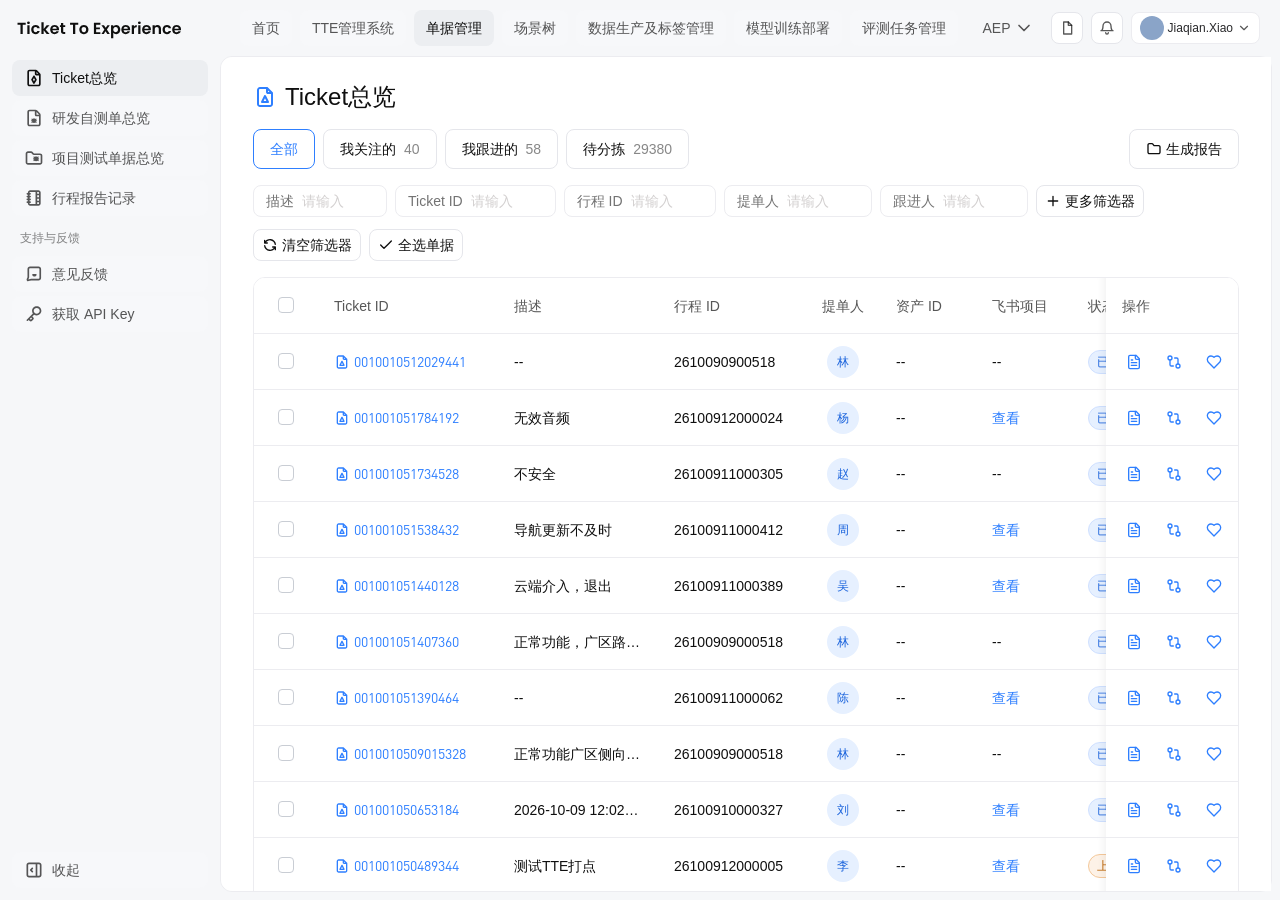
<file: templates/ticket-overview.html>
<!doctype html>
<html lang="zh-CN">
<head>
  <meta charset="utf-8">
  <meta name="viewport" content="width=device-width, initial-scale=1">
  <title>Ticket总览</title>
  <link rel="stylesheet" href="../tokens/color-tokens.css">
  <link rel="stylesheet" href="../tokens/typography-tokens.css">
  <link rel="stylesheet" href="../tokens/spacing-tokens.css">
  <link rel="stylesheet" href="../tokens/radius-tokens.css">
  <link rel="stylesheet" href="../tokens/layout-tokens.css">
  <link rel="stylesheet" href="../tokens/scrollbar-tokens.css">
  <link rel="stylesheet" href="../tokens/button-tokens.css">
  <link rel="stylesheet" href="../tokens/icon-tokens.css">
  <link rel="stylesheet" href="../tokens/dropdown-tokens.css?v=dropdown-component">
  <link rel="stylesheet" href="../tokens/popover-tokens.css">
  <link rel="stylesheet" href="../tokens/menu-tokens.css">
  <link rel="stylesheet" href="../tokens/sidebar-tokens.css?v=inset-border">
  <link rel="stylesheet" href="../tokens/page-header-tokens.css">
  <link rel="stylesheet" href="../tokens/input-tokens.css">
  <link rel="stylesheet" href="../tokens/checkbox-tokens.css">
  <link rel="stylesheet" href="../tokens/tag-tokens.css">
  <link rel="stylesheet" href="../tokens/avatar-tokens.css">
  <link rel="stylesheet" href="../tokens/table-tokens.css?v=head-filter">
  <link rel="stylesheet" href="../tokens/pagination-tokens.css">
  <link rel="stylesheet" href="../tokens/empty-tokens.css">
  <link rel="stylesheet" href="shell.css">
  <link rel="stylesheet" href="ticket.css">
</head>
<body>
  <div class="tte-sidebar-provider app-frame" data-sidebar data-state="expanded" data-collapsible="icon">
    <aside class="tte-sidebar" aria-label="侧边栏">
      <div class="tte-sidebar-header">
        <div class="tte-sidebar-brand"><img class="tte-sidebar-brand-full" src="../assets/brand/sidebar-logo.svg" alt="TicketToExperience" width="188" height="22"><img class="tte-sidebar-brand-short" src="../assets/brand/sidebar-logo-collapsed.svg" alt="TTE" width="40" height="22"></div>
      </div>
      <div class="tte-sidebar-content">
        <div class="tte-sidebar-group">
          <ul class="tte-sidebar-menu">
            <li class="tte-sidebar-menu-item"><button class="tte-sidebar-menu-button" type="button" aria-current="page"><svg class="tte-sidebar-icon" data-icon="Ticket总览" viewBox="0 0 24 24" aria-hidden="true"></svg><span>Ticket总览</span></button><div class="tte-popover-content dark tte-sidebar-tip" role="tooltip">Ticket总览</div></li>
            <li class="tte-sidebar-menu-item"><button class="tte-sidebar-menu-button" type="button"><svg class="tte-sidebar-icon" data-icon="研发自测单" viewBox="0 0 24 24" aria-hidden="true"></svg><span>研发自测单总览</span></button><div class="tte-popover-content dark tte-sidebar-tip" role="tooltip">研发自测单总览</div></li>
            <li class="tte-sidebar-menu-item"><button class="tte-sidebar-menu-button" type="button"><svg class="tte-sidebar-icon" data-icon="项目测试单据" viewBox="0 0 24 24" aria-hidden="true"></svg><span>项目测试单据总览</span></button><div class="tte-popover-content dark tte-sidebar-tip" role="tooltip">项目测试单据总览</div></li>
            <li class="tte-sidebar-menu-item"><button class="tte-sidebar-menu-button" type="button"><svg class="tte-sidebar-icon" data-icon="日志记录" viewBox="0 0 24 24" aria-hidden="true"></svg><span>行程报告记录</span></button><div class="tte-popover-content dark tte-sidebar-tip" role="tooltip">行程报告记录</div></li>
            <li class="tte-sidebar-menu-item"><p class="ticket-side-label">支持与反馈</p></li>
            <li class="tte-sidebar-menu-item"><button class="tte-sidebar-menu-button" type="button"><svg class="tte-sidebar-icon" data-icon="意见反馈" viewBox="0 0 24 24" aria-hidden="true"></svg><span>意见反馈</span></button><div class="tte-popover-content dark tte-sidebar-tip" role="tooltip">意见反馈</div></li>
            <li class="tte-sidebar-menu-item"><button class="tte-sidebar-menu-button" type="button"><svg class="tte-sidebar-icon" data-icon="API key" viewBox="0 0 24 24" aria-hidden="true"></svg><span>获取 API Key</span></button><div class="tte-popover-content dark tte-sidebar-tip" role="tooltip">获取 API Key</div></li>
          </ul>
        </div>
      </div>
      <div class="tte-sidebar-footer">
        <div class="tte-sidebar-menu-item">
          <button class="tte-sidebar-menu-button" type="button" data-sidebar-collapse><svg class="tte-sidebar-icon" viewBox="0 0 24 24" aria-hidden="true"><path d="M3,6L3,18Q3,19.242641,3.87867993,20.121323Q4.7573593,21,6,21L18,21Q19.242641,21,20.121321,20.121321Q21,19.242641,21,18L21,6Q21,4.757359,20.121323,3.87867987Q19.242641,3,18,3L6,3Q4.7573595,3,3.8786796900000002,3.87867975Q3,4.7573595,3,6ZM14.000188,5L6,5Q5,5,5,6L5,18Q5,19,6,19L14.000012,19L14.000188,5ZM15.999812,19L15.999988,5L18,5Q19,5,19,6L19,18Q19,19,18,19L15.999812,19ZM10.7069654,10.7070093C10.8944645,10.5195107,10.9997997,10.2652073,10.9997997,10.000044299999999C10.9997997,9.4478698,10.5521746,9.0002441,10,9.0002441C9.734836600000001,9.0002441,9.480533600000001,9.1055799,9.2928934,9.2929373L7.2928934,11.2929373C6.902369,11.6834621,6.902369,12.3166265,7.2928934,12.7071514L9.2930346,14.70701C9.480533600000001,14.894508,9.734836600000001,14.999845,10,14.999845C10.5521746,14.999845,10.9997997,14.552219,10.9997997,14.000044C10.9997997,13.73488,10.8944645,13.480577,10.7071066,13.292937L9.414213700000001,12.0000439L10.7069654,10.7070093Z" fill-rule="evenodd" fill="currentColor"/></svg><span>收起</span></button>
          <div class="tte-popover-content dark tte-sidebar-tip" role="tooltip">收起</div>
        </div>
      </div>
    </aside>
    <div class="app-column">
      <header class="app-topnav">
        <nav class="app-topnav-links" aria-label="产品导航">
          <button class="tte-button tte-button-fill tte-button-md" type="button" data-top-link>首页</button>
          <button class="tte-button tte-button-fill tte-button-md" type="button" data-top-link>TTE管理系统</button>
          <button class="tte-button tte-button-fill tte-button-md" type="button" data-top-link aria-current="page">单据管理</button>
          <button class="tte-button tte-button-fill tte-button-md" type="button" data-top-link>场景树</button>
          <button class="tte-button tte-button-fill tte-button-md" type="button" data-top-link>数据生产及标签管理</button>
          <button class="tte-button tte-button-fill tte-button-md" type="button" data-top-link>模型训练部署</button>
          <button class="tte-button tte-button-fill tte-button-md" type="button" data-top-link>评测任务管理</button>
          <nav class="tte-nav-menu" data-nav-menu aria-label="AEP">
            <ul class="tte-nav-menu-list">
              <li class="tte-nav-menu-item" data-nav-item="aep">
                <button class="tte-nav-menu-trigger" type="button" data-nav-trigger aria-expanded="false">AEP<svg class="tte-lucide tte-nav-menu-caret" data-lucide="chevron-down" aria-hidden="true"></svg></button>
              </li>
            </ul>
            <div class="tte-nav-menu-popup" data-nav-popup hidden>
              <div class="tte-nav-menu-surface">
                <div class="tte-nav-menu-panel" data-nav-content="aep" hidden>
                  <div class="tte-nav-menu-grid is-icons">
                    <a class="tte-nav-menu-link" href="#aep-ingest"><span>数据接入</span></a>
                    <a class="tte-nav-menu-link" href="#aep-tasks"><span>任务编排</span></a>
                    <a class="tte-nav-menu-link" href="#aep-results"><span>结果查看</span></a>
                  </div>
                </div>
              </div>
            </div>
          </nav>
        </nav>
        <div class="app-topnav-end">
          <button class="tte-button tte-button-secondary tte-button-icon-only" type="button" aria-label="文档"><svg class="tte-lucide" viewBox="0 0 24 24" aria-hidden="true"><path d="M7 3h7l5 5v13H7z"/><path d="M14 3v5h5"/></svg></button>
          <button class="tte-button tte-button-secondary tte-button-icon-only" type="button" aria-label="通知"><svg class="tte-lucide" viewBox="0 0 24 24" aria-hidden="true"><path d="M6 9a6 6 0 0 1 12 0c0 7 3 7 3 7H3s3 0 3-7"/><path d="M10 19a2 2 0 0 0 4 0"/></svg></button>
          <div class="app-user"><span class="app-user-avatar" aria-hidden="true"></span>Jiaqian.Xiao<svg class="tte-lucide" data-lucide="chevron-down" aria-hidden="true"></svg></div>
        </div>
      </header>
      <div class="tte-sidebar-inset">
        <main class="ticket-page">
          <header class="ticket-heading">
            <svg class="tte-sidebar-icon" data-icon="单据" viewBox="0 0 24 24" aria-hidden="true"></svg>
            <h1 class="tte-page-header-title">Ticket总览</h1>
          </header>
          <div class="ticket-toolbar">
            <div class="ticket-scopes" role="group" aria-label="单据范围">
              <button class="tte-button tte-button-secondary ticket-scope" type="button" data-scope="all" aria-pressed="true">全部</button>
              <button class="tte-button tte-button-secondary ticket-scope" type="button" data-scope="followed" aria-pressed="false">我关注的<span class="is-count" data-follow-count>40</span></button>
              <button class="tte-button tte-button-secondary ticket-scope" type="button" data-scope="mine" aria-pressed="false">我跟进的<span class="is-count">58</span></button>
              <button class="tte-button tte-button-secondary ticket-scope" type="button" data-scope="pending" aria-pressed="false">待分拣<span class="is-count">29380</span></button>
            </div>
            <button class="tte-button tte-button-secondary ticket-report" type="button"><svg class="tte-sidebar-icon" data-icon="文件" viewBox="0 0 24 24" aria-hidden="true"></svg>生成报告</button>
          </div>
          <div class="ticket-filters">
            <label class="ticket-filter" data-filter="id"><span class="is-name">Ticket ID</span><input type="text" placeholder="请输入" aria-label="Ticket ID"><button class="ticket-filter-clear" type="button" hidden aria-label="清除 Ticket ID"><svg class="tte-sidebar-icon" data-icon="关闭" viewBox="0 0 24 24" aria-hidden="true"></svg></button></label>
            <label class="ticket-filter" data-filter="asset"><span class="is-name">资产 ID</span><input type="text" placeholder="请输入" aria-label="资产 ID"><button class="ticket-filter-clear" type="button" hidden aria-label="清除资产 ID"><svg class="tte-sidebar-icon" data-icon="关闭" viewBox="0 0 24 24" aria-hidden="true"></svg></button></label>
            <label class="ticket-filter" data-filter="person"><span class="is-name">提单人</span><input type="text" placeholder="请输入" aria-label="提单人"><button class="ticket-filter-clear" type="button" hidden aria-label="清除提单人"><svg class="tte-sidebar-icon" data-icon="关闭" viewBox="0 0 24 24" aria-hidden="true"></svg></button></label>
            <label class="ticket-filter" data-filter="trip"><span class="is-name">行程 ID</span><input type="text" placeholder="请输入" aria-label="行程 ID"><button class="ticket-filter-clear" type="button" hidden aria-label="清除行程 ID"><svg class="tte-sidebar-icon" data-icon="关闭" viewBox="0 0 24 24" aria-hidden="true"></svg></button></label>
            <div class="ticket-filter is-select" data-filter="time" data-filter-mode="single">
              <button class="ticket-filter-trigger" type="button" aria-haspopup="listbox" aria-expanded="false"><span class="is-name">提单时间</span><span class="is-divider" hidden></span><span class="is-value" hidden></span><svg class="tte-lucide is-chevron" viewBox="0 0 24 24" aria-hidden="true"><path d="m6 9 6 6 6-6"/></svg></button>
              <button class="ticket-filter-clear" type="button" hidden aria-label="清除提单时间"><svg class="tte-sidebar-icon" data-icon="关闭" viewBox="0 0 24 24" aria-hidden="true"></svg></button>
              <div class="dropdown-menu ticket-filter-menu" hidden role="menu" aria-label="提单时间"></div>
            </div>
            <label class="ticket-filter" data-filter="vin"><span class="is-name">VIN</span><input type="text" placeholder="请输入" aria-label="VIN"><button class="ticket-filter-clear" type="button" hidden aria-label="清除 VIN"><svg class="tte-sidebar-icon" data-icon="关闭" viewBox="0 0 24 24" aria-hidden="true"></svg></button></label>
            <div class="ticket-filter is-select" data-filter="status">
              <button class="ticket-filter-trigger" type="button" aria-haspopup="listbox" aria-expanded="false"><span class="is-name">状态</span><span class="is-divider" hidden></span><span class="is-value" hidden></span><svg class="tte-lucide is-chevron" viewBox="0 0 24 24" aria-hidden="true"><path d="m6 9 6 6 6-6"/></svg></button>
              <button class="ticket-filter-clear" type="button" hidden aria-label="清除状态"><svg class="tte-sidebar-icon" data-icon="关闭" viewBox="0 0 24 24" aria-hidden="true"></svg></button>
              <div class="dropdown-menu ticket-filter-menu" hidden role="menu" aria-label="状态"></div>
            </div>
            <label class="ticket-filter" data-filter="desc"><span class="is-name">描述</span><input type="text" placeholder="请输入" aria-label="描述"><button class="ticket-filter-clear" type="button" hidden aria-label="清除描述"><svg class="tte-sidebar-icon" data-icon="关闭" viewBox="0 0 24 24" aria-hidden="true"></svg></button></label>
            <label class="ticket-filter" data-filter="follower"><span class="is-name">跟进人</span><input type="text" placeholder="请输入" aria-label="跟进人"><button class="ticket-filter-clear" type="button" hidden aria-label="清除跟进人"><svg class="tte-sidebar-icon" data-icon="关闭" viewBox="0 0 24 24" aria-hidden="true"></svg></button></label>
            <div class="ticket-filter is-select" data-filter="model">
              <button class="ticket-filter-trigger" type="button" aria-haspopup="listbox" aria-expanded="false"><span class="is-name">车型</span><span class="is-divider" hidden></span><span class="is-value" hidden></span><svg class="tte-lucide is-chevron" viewBox="0 0 24 24" aria-hidden="true"><path d="m6 9 6 6 6-6"/></svg></button>
              <button class="ticket-filter-clear" type="button" hidden aria-label="清除车型"><svg class="tte-sidebar-icon" data-icon="关闭" viewBox="0 0 24 24" aria-hidden="true"></svg></button>
              <div class="dropdown-menu ticket-filter-menu" hidden role="menu" aria-label="车型"></div>
            </div>
            <div class="ticket-filter is-select" data-filter="priority">
              <button class="ticket-filter-trigger" type="button" aria-haspopup="listbox" aria-expanded="false"><span class="is-name">优先级</span><span class="is-divider" hidden></span><span class="is-value" hidden></span><svg class="tte-lucide is-chevron" viewBox="0 0 24 24" aria-hidden="true"><path d="m6 9 6 6 6-6"/></svg></button>
              <button class="ticket-filter-clear" type="button" hidden aria-label="清除优先级"><svg class="tte-sidebar-icon" data-icon="关闭" viewBox="0 0 24 24" aria-hidden="true"></svg></button>
              <div class="dropdown-menu ticket-filter-menu" hidden role="menu" aria-label="优先级"></div>
            </div>
            <div class="ticket-more" data-more-filters>
              <button class="tte-button tte-button-secondary ticket-action" type="button" data-more-filters-trigger aria-haspopup="true" aria-expanded="false"><svg class="tte-sidebar-icon" data-icon="加号" viewBox="0 0 24 24" aria-hidden="true"></svg>更多筛选器</button>
              <div class="ticket-more-menu" data-more-menu hidden>
                <div class="ticket-more-head"><span class="is-title">有效筛选</span><span class="is-hint">可拖拽进行排序</span></div>
                <div class="ticket-more-list" data-more-active></div>
                <div class="ticket-more-sep"></div>
                <div class="ticket-more-head"><span class="is-title">可用筛选</span></div>
                <div class="ticket-more-list" data-more-idle></div>
              </div>
            </div>
            <button class="tte-button tte-button-secondary ticket-action" type="button" data-ticket-clear><svg class="tte-sidebar-icon" data-icon="刷新" viewBox="0 0 24 24" aria-hidden="true"></svg>清空筛选器</button>
            <button class="tte-button tte-button-secondary ticket-action" type="button" data-ticket-select-all aria-pressed="false"><svg class="tte-lucide ticket-select-icon" viewBox="0 0 24 24" aria-hidden="true"><path d="M20 6 9 17l-5-5"/></svg><span data-ticket-select-label>全选单据</span></button>
          </div>
          <div class="ticket-board">
            <div class="ticket-hscroll">
            <div class="tte-table-scroll" data-table>
              <table class="tte-table is-pinned ticket-table">
                <caption>Ticket 列表</caption>
                <thead>
                  <tr>
                    <th class="is-check is-pin is-pin-left" scope="col"><label class="tte-checkbox"><input type="checkbox" data-table-select-all aria-label="选择全部单据"><span class="checkbox-box" aria-hidden="true"></span></label></th>
                    <th class="is-id is-pin is-pin-left" scope="col">Ticket ID</th>
                    <th class="is-desc" scope="col">描述</th>
                    <th class="is-trip" scope="col">行程 ID</th>
                    <th class="is-user" scope="col">提单人</th>
                    <th class="is-asset" scope="col">资产 ID</th>
                    <th class="is-feishu" scope="col">飞书项目</th>
                    <th class="is-status" scope="col"><button class="tte-table-head-trigger" type="button" data-head-filter="status" aria-haspopup="listbox" aria-expanded="false">状态<svg class="tte-lucide" viewBox="0 0 24 24" aria-hidden="true"><path d="m6 9 6 6 6-6"/></svg></button></th>
                    <th class="is-vin" scope="col">VIN</th>
                    <th class="is-time" scope="col"><button class="tte-table-sort" type="button" data-table-sort="created" aria-sort="none" aria-label="按提单时间排序"><span class="tte-table-sorter" aria-hidden="true"><i class="is-up"></i><i class="is-down"></i></span>提单时间</button></th>
                    <th class="is-time" scope="col"><button class="tte-table-sort" type="button" data-table-sort="updated" aria-sort="none" aria-label="按更新时间排序"><span class="tte-table-sorter" aria-hidden="true"><i class="is-up"></i><i class="is-down"></i></span>更新时间</button></th>
                    <th class="is-model" scope="col"><button class="tte-table-head-trigger" type="button" data-head-filter="model" aria-haspopup="listbox" aria-expanded="false">车型<svg class="tte-lucide" viewBox="0 0 24 24" aria-hidden="true"><path d="m6 9 6 6 6-6"/></svg></button></th>
                    <th class="is-sensor" scope="col">传感器构型</th>
                    <th class="is-priority" scope="col"><button class="tte-table-head-trigger" type="button" data-head-filter="priority" aria-haspopup="listbox" aria-expanded="false">优先级<svg class="tte-lucide" viewBox="0 0 24 24" aria-hidden="true"><path d="m6 9 6 6 6-6"/></svg></button></th>
                    <th class="is-actions" scope="col">操作</th>
                  </tr>
                </thead>
                <tbody data-ticket-rows></tbody>
              </table>
            </div>
            <div class="ticket-scroll-x" hidden><i aria-hidden="true"></i></div>
            </div>
            <nav class="tte-pagination ticket-pager" data-pagination data-pagination-style="web" data-page="1" data-page-count="10" data-total="100" data-page-size="10" aria-label="分页"></nav>
          </div>
        </main>
      </div>
    </div>
  </div>
  <script src="ticket-icons.js"></script>
  <script src="morphicons.js"></script>
  <script src="scroll-thumb.js"></script>
  <script>
    const records = [
      ["0010010512029441", "--", "2610090900518", "林", "--", "", "已创建", "blue", "LFPH4CPP6T1J56750", "2026-10-09 12:02:46", "2026-10-09 12:02:48", "P567", "--"],
      ["001001051784192", "无效音频", "26100912000024", "杨", "--", "查看", "已创建", "blue", "LK6ADAE29SE826207", "2026-10-09 12:02:32", "2026-10-09 12:02:37", "Robovan-SGMW-001", "--"],
      ["001001051734528", "不安全", "26100911000305", "赵", "--", "", "已创建", "blue", "LFPH3APP4T2A17723", "2026-10-09 12:02:29", "2026-10-09 12:02:30", "P301-THORx2", "--"],
      ["001001051538432", "导航更新不及时", "26100911000412", "周", "--", "查看", "已创建", "blue", "LFPH3APP0T2A38875", "2026-10-09 12:02:17", "2026-10-09 12:02:25", "P301-THORx2", "--"],
      ["001001051440128", "云端介入，退出", "26100911000389", "吴", "--", "查看", "已创建", "blue", "LSFAM3507TD512010", "2026-10-09 12:02:11", "2026-10-09 12:02:16", "SAIC_MAXUS_01", "--"],
      ["001001051407360", "正常功能，广区路口让行", "26100909000518", "林", "--", "", "已创建", "blue", "LFPH4CPP6T1J56750", "2026-10-09 12:02:05", "2026-10-09 12:02:10", "P567", "--"],
      ["001001051390464", "--", "26100911000062", "陈", "--", "查看", "已创建", "blue", "LZGJD4Z17SX029414", "2026-10-09 12:01:59", "2026-10-09 12:02:14", "X5000", "--"],
      ["0010010509015328", "正常功能广区侧向来车", "26100909000518", "林", "--", "", "已创建", "blue", "LFPH4CPP6T1J56750", "2026-10-09 12:01:37", "2026-10-09 12:01:40", "P567", "--"],
      ["001001050653184", "2026-10-09 12:02:00", "26100910000327", "刘", "--", "查看", "已创建", "blue", "LK6ADAE45RB756122", "2026-10-09 12:01:24", "2026-10-09 12:01:28", "F410S-SA8650", "--"],
      ["001001050489344", "测试TTE打点", "26100912000005", "李", "--", "查看", "上传中", "orange", "LFV3B2G75T7800013", "2026-10-09 12:01:13", "2026-10-09 12:02:36", "AUDI", "--"],
      ["001001050412208", "跟车距离过近", "26100913000018", "王", "--", "查看", "已创建", "blue", "LFPH4CPP6T1J56750", "2026-10-09 12:00:58", "2026-10-09 12:01:06", "P567", "--"],
      ["001001050398771", "--", "26100913000042", "孙", "--", "", "已创建", "blue", "P301-THORx2VIN001", "2026-10-09 12:00:41", "2026-10-09 12:00:49", "P301-THORx2", "--"],
      ["001001050276550", "施工占道绕行", "26100914000007", "郑", "--", "查看", "已创建", "blue", "LSFAM3507TD512088", "2026-10-09 12:00:22", "2026-10-09 12:00:31", "SAIC_MAXUS_01", "--"],
      ["001001050188203", "无效音频", "26100914000019", "何", "--", "", "已创建", "blue", "LK6ADAE29SE826300", "2026-10-09 11:59:48", "2026-10-09 12:00:02", "Robovan-SGMW-001", "--"],
      ["001001050102776", "匝道汇出减速", "26100915000003", "高", "--", "查看", "已创建", "blue", "LZGJD4Z17SX029500", "2026-10-09 11:59:16", "2026-10-09 11:59:40", "X5000", "--"]
    ];
    const mountIcons = (root = document) => {
      root.querySelectorAll("[data-icon]:not([data-icon-ready])").forEach((node) => {
        const markup = window.TTE_TICKET_ICONS?.[node.dataset.icon];
        if (!markup) return;
        node.setAttribute("viewBox", "0 0 24 24");
        node.innerHTML = markup;
        node.dataset.iconReady = "true";
      });
    };
    const icon = (name) => `<svg class="tte-sidebar-icon" data-icon="${name}" viewBox="0 0 24 24" aria-hidden="true"></svg>`;
    const ACTION_ICONS = {
      详情: '<path d="M15 2H6a2 2 0 0 0-2 2v16a2 2 0 0 0 2 2h12a2 2 0 0 0 2-2V7Z"/><path d="M14 2v4a2 2 0 0 0 2 2h4"/><path d="M10 9H8"/><path d="M16 13H8"/><path d="M16 17H8"/>',
      变更: '<circle cx="18" cy="18" r="3"/><circle cx="6" cy="6" r="3"/><path d="M13 6h3a2 2 0 0 1 2 2v7"/><path d="M11 18H8a2 2 0 0 1-2-2V9"/>',
      关注: '<path d="M19 14c1.49-1.46 3-3.21 3-5.5A5.5 5.5 0 0 0 16.5 3c-1.76 0-3 .5-4.5 2-1.5-1.5-2.74-2-4.5-2A5.5 5.5 0 0 0 2 8.5c0 2.3 1.5 4.05 3 5.5l7 7Z"/>'
    };
    const lucide = (name) => `<svg class="tte-lucide" viewBox="0 0 24 24" aria-hidden="true">${ACTION_ICONS[name]}</svg>`;
    const action = (label, extra = "") => `<button class="tte-button tte-button-icon tte-button-icon-only tte-button-sm ticket-action-icon" type="button" aria-label="${label}"${extra}>${lucide(label)}</button>`;
    const followed = new Set();
    const FOLLOW_BASE = 40;
    const followCountEl = document.querySelector("[data-follow-count]");
    const syncFollowCount = () => { followCountEl.textContent = String(FOLLOW_BASE + followed.size); };
    const currentScope = () => document.querySelector(".ticket-scope[aria-pressed='true']")?.dataset.scope || "all";
    const uniqueById = (rows) => {
      const seen = new Set();
      return rows.filter((row) => {
        if (seen.has(row[0])) return false;
        seen.add(row[0]);
        return true;
      });
    };
    const actionTip = document.createElement("div");
    actionTip.className = "tte-popover-content dark ticket-action-tip";
    actionTip.setAttribute("role", "tooltip");
    actionTip.hidden = true;
    document.body.append(actionTip);
    const hideActionTip = () => { actionTip.hidden = true; };
    const showActionTip = (button) => {
      actionTip.textContent = button.getAttribute("aria-label") || "";
      actionTip.hidden = false;
      const box = button.getBoundingClientRect();
      actionTip.style.left = `${box.left + box.width / 2}px`;
      actionTip.style.top = `${box.top}px`;
    };
    const blank = (value) => !value || value === "--";
    const dashCell = (value, className = "") => {
      const empty = blank(value);
      const cls = [className, empty ? "is-empty" : ""].filter(Boolean).join(" ");
      return `<td${cls ? ` class="${cls}"` : ""}>${empty ? "--" : value}</td>`;
    };
    const SELECT_CHECK = [["path", { d: "M20 6 9 17l-5-5" }]];
    const SELECT_CLEAR = [["path", { d: "M18 6 6 18" }], ["path", { d: "m6 6 12 12" }]];
    const selectAllButton = document.querySelector("[data-ticket-select-all]");
    const selectAllLabel = selectAllButton.querySelector("[data-ticket-select-label]");
    let selectMorph = null;
    let selectAllOn = false;
    const syncSelectAll = (animate) => {
      const boxes = [...document.querySelectorAll("[data-ticket-row]")];
      const on = boxes.length > 0 && boxes.every((box) => box.checked);
      const header = document.querySelector("[data-table-select-all]");
      if (header) header.checked = on;
      if (on === selectAllOn) return;
      selectAllOn = on;
      selectAllButton.setAttribute("aria-pressed", String(on));
      selectAllLabel.textContent = on ? "取消全选" : "全选单据";
      if (!selectMorph) return;
      const icon = on ? SELECT_CLEAR : SELECT_CHECK;
      if (animate) selectMorph.morphTo(icon, "snappy");
      else selectMorph.set(icon);
    };
    const body = document.querySelector("[data-ticket-rows]");
    const pager = document.querySelector("[data-pagination]");
    const total = Number(pager.dataset.total);
    let page = Number(pager.dataset.page) || 1;
    let pageSize = Number(pager.dataset.pageSize) || 10;
    const pageCount = () => Math.max(1, Math.ceil(total / pageSize));
    const chevron = (name) => `<svg class="tte-lucide" viewBox="0 0 24 24" aria-hidden="true">${name === "left" ? '<path d="m15 18-6-6 6-6"></path>' : name === "right" ? '<path d="m9 18 6-6-6-6"></path>' : '<path d="m6 9 6 6 6-6"></path>'}</svg>`;
    const textFilters = { id: "", asset: "", person: "", trip: "", vin: "", desc: "", follower: "" };
    const choiceFilters = { time: [], status: [], model: [], priority: [] };
    const SORT_INDEX = { created: 9, updated: 10 };
    let sortKey = "";
    let sortDir = "none";
    const sortRows = (rows) => {
      if (!sortKey || sortDir === "none") return rows;
      const index = SORT_INDEX[sortKey];
      return [...rows].sort((a, b) => {
        const cmp = String(a[index]).localeCompare(String(b[index]), "en");
        return sortDir === "ascending" ? cmp : -cmp;
      });
    };
    const filtering = () => Object.values(textFilters).some(Boolean) || Object.values(choiceFilters).some((values) => values.length);
    const matches = (row) => {
      const [id, desc, trip, person, asset, , status, , vin, created, , model] = row;
      const includes = (value, query) => String(value).toLowerCase().includes(query.trim().toLowerCase());
      if (textFilters.id && !includes(id, textFilters.id)) return false;
      if (textFilters.asset && !includes(asset, textFilters.asset)) return false;
      if (textFilters.person && !includes(person, textFilters.person)) return false;
      if (textFilters.trip && !includes(trip, textFilters.trip)) return false;
      if (textFilters.vin && !includes(vin, textFilters.vin)) return false;
      if (textFilters.desc && !includes(desc, textFilters.desc)) return false;
      if (textFilters.follower) return false;
      if (choiceFilters.status.length && !choiceFilters.status.includes(status)) return false;
      if (choiceFilters.model.length && !choiceFilters.model.includes(model)) return false;
      if (choiceFilters.priority.length && !choiceFilters.priority.includes("普通")) return false;
      if (choiceFilters.time.length && !created.startsWith("2026-10-09")) return false;
      return true;
    };
    const renderRows = () => {
      const start = (page - 1) * pageSize;
      const followedRows = uniqueById(records).filter((row) => followed.has(row[0]));
      const scoped = currentScope() === "followed"
        ? (filtering() ? followedRows.filter(matches) : followedRows)
        : (filtering() ? records.filter(matches) : null);
      const ordered = sortRows(scoped || records);
      const slice = scoped
        ? ordered.slice(start, start + pageSize)
        : Array.from({ length: pageSize }, (_, index) => ordered[(start + index) % ordered.length]);
      if (!slice.length) {
        pager.hidden = true;
        body.innerHTML = `<tr class="ticket-empty-row"><td colspan="15"><div class="tte-empty" data-ticket-empty>
              <div class="tte-empty-header">
                <img class="tte-empty-art" src="../assets/empty/empty-search.svg" alt="" width="80" height="80">
                <h3 class="tte-empty-title">没有匹配结果</h3>
                <p class="tte-empty-description">换个关键词，或清空筛选后再查。</p>
              </div>
              <div class="tte-empty-content">
                <button class="tte-button tte-button-secondary tte-button-md" type="button" data-ticket-clear>清空条件</button>
              </div>
            </div></td></tr>`;
        const all = document.querySelector("[data-table-select-all]");
        all.checked = false;
        all.onchange = null;
        syncSelectAll(false);
        return;
      }
      pager.hidden = false;
      body.innerHTML = slice.map(([id, desc, trip, person, asset, feishu, status, tone, vin, created, updated, model, sensor]) => `
        <tr>
          <td class="is-check is-pin is-pin-left"><label class="tte-checkbox"><input type="checkbox" data-ticket-row aria-label="选择 ${id}"><span class="checkbox-box" aria-hidden="true"></span></label></td>
          <td class="is-id is-pin is-pin-left"><a class="ticket-id" href="#${id}">${icon("单据")}${id}</a></td>
          ${dashCell(desc, "is-desc is-ellipsis")}
          ${dashCell(trip, "is-trip")}
          <td class="is-user${blank(person) ? " is-empty" : ""}">${blank(person) ? "--" : `<span class="ticket-user"><span class="tte-avatar" aria-hidden="true">${person}</span></span>`}</td>
          ${dashCell(asset, "is-asset")}
          <td class="${blank(feishu) ? "is-empty" : ""}">${feishu ? `<button class="ticket-text-link" type="button">${feishu}</button>` : "--"}</td>
          <td><span class="tte-tag ${tone}">${status}</span></td>
          ${dashCell(vin, "is-vin")}
          <td class="is-time">${created}</td>
          <td class="is-time">${updated}</td>
          ${dashCell(model)}
          ${dashCell(sensor, "is-sensor")}
          <td><span class="tte-tag gray">普通</span></td>
          <td class="is-actions"><div class="tte-table-actions">${action("详情")} ${action("变更")} ${action("关注", ` data-ticket-follow="${id}" aria-pressed="${followed.has(id)}"`)}</div></td>
        </tr>`).join("");
      mountIcons(body);
      const all = document.querySelector("[data-table-select-all]");
      const boxes = () => [...document.querySelectorAll("[data-ticket-row]")];
      all.onchange = () => {
        boxes().forEach((box) => { box.checked = all.checked; });
        syncSelectAll(true);
      };
      boxes().forEach((box) => { box.onchange = () => { syncSelectAll(true); }; });
      syncSelectAll(false);
    };
    const pageItems = (current, count) => {
      if (count <= 7) return Array.from({ length: count }, (_, index) => index + 1);
      const items = [1];
      const start = Math.max(2, current - 2);
      const end = Math.min(count - 1, current + 2);
      if (start > 2) items.push("…");
      for (let n = start; n <= end; n += 1) items.push(n);
      if (end < count - 1) items.push("…");
      items.push(count);
      return items;
    };
    const renderPager = () => {
      const followedMode = currentScope() === "followed";
      const visibleTotal = followedMode ? followed.size : total;
      const count = followedMode ? Math.max(1, Math.ceil(Math.max(followed.size, 1) / pageSize)) : pageCount();
      pager.replaceChildren();
      const totalText = document.createElement("span");
      totalText.className = "tte-page-total";
      totalText.textContent = `共${visibleTotal}条`;
      const previous = document.createElement("button");
      previous.type = "button";
      previous.className = "tte-page tte-page-icon";
      previous.disabled = page === 1;
      previous.setAttribute("aria-label", "上一页");
      previous.innerHTML = chevron("left");
      previous.addEventListener("click", () => { page -= 1; renderRows(); renderPager(); });
      const next = document.createElement("button");
      next.type = "button";
      next.className = "tte-page tte-page-icon";
      next.disabled = page === count;
      next.setAttribute("aria-label", "下一页");
      next.innerHTML = chevron("right");
      next.addEventListener("click", () => { page += 1; renderRows(); renderPager(); });
      pager.append(totalText, previous);
      pageItems(page, count).forEach((item) => {
        if (item === "…") {
          const ellipsis = document.createElement("span");
          ellipsis.className = "tte-page-ellipsis";
          ellipsis.textContent = "…";
          ellipsis.setAttribute("aria-hidden", "true");
          pager.append(ellipsis);
          return;
        }
        const button = document.createElement("button");
        button.type = "button";
        button.className = "tte-page";
        button.textContent = String(item);
        if (item === page) button.setAttribute("aria-current", "page");
        button.addEventListener("click", () => { page = item; renderRows(); renderPager(); });
        pager.append(button);
      });
      const size = document.createElement("div");
      size.className = "tte-page-size";
      const control = document.createElement("div");
      control.className = "tte-select-control";
      const trigger = document.createElement("button");
      trigger.type = "button";
      trigger.className = "tte-select-trigger";
      trigger.setAttribute("aria-expanded", "false");
      trigger.setAttribute("aria-haspopup", "listbox");
      trigger.setAttribute("aria-label", "每页条数");
      trigger.innerHTML = `<span class="tte-select-value">${pageSize} 条/页</span>${chevron("down")}`;
      const menu = document.createElement("div");
      menu.className = "dropdown-menu";
      menu.hidden = true;
      menu.setAttribute("role", "menu");
      menu.setAttribute("aria-label", "每页条数");
      [10, 15, 20, 50].forEach((countOption) => {
        const option = document.createElement("button");
        option.type = "button";
        option.className = "dropdown-menu-item";
        option.setAttribute("role", "menuitemradio");
        const picked = countOption === pageSize;
        option.setAttribute("aria-checked", String(picked));
        option.innerHTML = `<span>${countOption} 条/页</span><span class="dropdown-menu-check${picked ? " is-visible" : ""}"><svg class="tte-lucide" viewBox="0 0 24 24" aria-hidden="true"><path d="M20 6 9 17l-5-5"/></svg></span>`;
        option.addEventListener("click", () => {
          pageSize = countOption;
          pager.dataset.pageSize = String(countOption);
          page = 1;
          menu.hidden = true;
          trigger.setAttribute("aria-expanded", "false");
          renderRows();
          renderPager();
        });
        menu.append(option);
      });
      const placeMenu = () => {
        menu.classList.remove("is-drop-up");
        menu.hidden = false;
        const room = window.innerHeight - trigger.getBoundingClientRect().bottom;
        menu.classList.toggle("is-drop-up", room < menu.offsetHeight + 8);
      };
      trigger.addEventListener("click", (event) => {
        event.stopPropagation();
        const open = menu.hidden;
        closeFilterMenus();
        if (!open) {
          menu.hidden = true;
          menu.classList.remove("is-drop-up");
          trigger.setAttribute("aria-expanded", "false");
          return;
        }
        placeMenu();
        trigger.setAttribute("aria-expanded", "true");
      });
      control.addEventListener("pointerdown", (event) => event.stopPropagation());
      control.append(trigger, menu);
      size.append(control);
      pager.append(next, size);
    };
    const filterSummary = (values) => {
      if (values.length > 3) return `${values[0]} 及其他${values.length - 1}个`;
      return values.join("，");
    };
    const closeMoreMenu = () => {
      const menu = document.querySelector("[data-more-menu]");
      const trigger = document.querySelector("[data-more-filters-trigger]");
      if (menu) menu.hidden = true;
      trigger?.setAttribute("aria-expanded", "false");
    };
    const closeFilterMenus = () => {
      document.querySelectorAll(".ticket-filter-menu").forEach((menu) => { menu.hidden = true; });
      document.querySelectorAll(".ticket-filter.is-open").forEach((item) => {
        item.classList.remove("is-open");
        item.querySelector(".ticket-filter-trigger")?.setAttribute("aria-expanded", "false");
      });
      document.querySelectorAll("[data-head-menu]").forEach((menu) => { menu.hidden = true; });
      document.querySelectorAll("[data-head-filter]").forEach((trigger) => trigger.setAttribute("aria-expanded", "false"));
      closeMoreMenu();
    };
    const paintHeadFilter = (key) => {
      const trigger = document.querySelector(`[data-head-filter="${key}"]`);
      const menu = document.querySelector(`[data-head-menu="${key}"]`);
      const values = choiceFilters[key] || [];
      trigger?.classList.toggle("is-filled", values.length > 0);
      menu?.querySelectorAll(".dropdown-menu-item").forEach((option) => {
        const selected = values.includes(option.dataset.value);
        option.setAttribute("aria-checked", String(selected));
        option.querySelector(".dropdown-menu-check")?.classList.toggle("is-visible", selected);
      });
    };
    const paintChoice = (field) => {
      const key = field.dataset.filter;
      const values = choiceFilters[key];
      const value = field.querySelector(".is-value");
      const divider = field.querySelector(".is-divider");
      const clear = field.querySelector(".ticket-filter-clear");
      const filled = values.length > 0;
      field.classList.toggle("is-filled", filled);
      value.hidden = !filled;
      divider.hidden = !filled;
      clear.hidden = !filled;
      value.textContent = filterSummary(values);
      paintHeadFilter(key);
      field.querySelectorAll(".dropdown-menu-item").forEach((option) => {
        const selected = values.includes(option.dataset.value);
        option.setAttribute("aria-checked", String(selected));
        option.querySelector(".dropdown-menu-check").classList.toggle("is-visible", selected);
      });
    };
    const applyFilters = () => { page = 1; renderRows(); renderPager(); };
    document.querySelectorAll(".ticket-filter:not(.is-select)").forEach((field) => {
      const input = field.querySelector("input");
      const clear = field.querySelector(".ticket-filter-clear");
      const key = field.dataset.filter;
      input.addEventListener("input", () => {
        textFilters[key] = input.value;
        const filled = Boolean(input.value);
        field.classList.toggle("is-filled", filled);
        clear.hidden = !filled;
        applyFilters();
      });
      clear.addEventListener("click", () => {
        input.value = "";
        textFilters[key] = "";
        field.classList.remove("is-filled");
        clear.hidden = true;
        applyFilters();
        input.focus();
      });
    });
    const choiceOptions = {
      time: ["今天", "近7天", "近30天"],
      status: ["已创建", "已上树", "待分拣", "上传中"],
      model: [...new Set(records.map((row) => row[11]))],
      priority: ["普通"]
    };
    document.querySelectorAll(".ticket-filter.is-select").forEach((field) => {
      const key = field.dataset.filter;
      const menu = field.querySelector(".ticket-filter-menu");
      const trigger = field.querySelector(".ticket-filter-trigger");
      const clear = field.querySelector(".ticket-filter-clear");
      choiceOptions[key].forEach((name) => {
        const option = document.createElement("button");
        option.type = "button";
        option.className = "dropdown-menu-item";
        option.dataset.value = name;
        option.setAttribute("role", "menuitemcheckbox");
        option.setAttribute("aria-checked", "false");
        option.innerHTML = `<span>${name}</span><span class="dropdown-menu-check"><svg class="tte-lucide" viewBox="0 0 24 24" aria-hidden="true"><path d="M20 6 9 17l-5-5"/></svg></span>`;
        option.addEventListener("click", () => {
          const values = choiceFilters[key];
          if (field.dataset.filterMode === "single") {
            choiceFilters[key] = values[0] === name ? [] : [name];
            closeFilterMenus();
          } else {
            choiceFilters[key] = values.includes(name) ? values.filter((item) => item !== name) : [...values, name];
          }
          paintChoice(field);
          applyFilters();
        });
        menu.append(option);
      });
      trigger.addEventListener("click", (event) => {
        event.stopPropagation();
        const open = menu.hidden;
        closeFilterMenus();
        if (open) {
          menu.hidden = false;
          field.classList.add("is-open");
          trigger.setAttribute("aria-expanded", "true");
        }
      });
      clear.addEventListener("click", (event) => {
        event.stopPropagation();
        choiceFilters[key] = [];
        paintChoice(field);
        closeFilterMenus();
        applyFilters();
      });
      field.addEventListener("pointerdown", (event) => event.stopPropagation());
    });
    const placeHeadMenu = (trigger, menu) => {
      const box = trigger.getBoundingClientRect();
      menu.style.left = `${Math.round(box.left)}px`;
      menu.style.top = `${Math.round(box.bottom + 4)}px`;
    };
    document.querySelectorAll("[data-head-filter]").forEach((trigger) => {
      const key = trigger.dataset.headFilter;
      const menu = document.createElement("div");
      menu.className = "dropdown-menu tte-table-head-menu";
      menu.hidden = true;
      menu.dataset.headMenu = key;
      menu.setAttribute("role", "menu");
      menu.setAttribute("aria-label", trigger.textContent.trim());
      (choiceOptions[key] || []).forEach((name) => {
        const option = document.createElement("button");
        option.type = "button";
        option.className = "dropdown-menu-item";
        option.dataset.value = name;
        option.setAttribute("role", "menuitemcheckbox");
        option.setAttribute("aria-checked", "false");
        option.innerHTML = `<span>${name}</span><span class="dropdown-menu-check"><svg class="tte-lucide" viewBox="0 0 24 24" aria-hidden="true"><path d="M20 6 9 17l-5-5"/></svg></span>`;
        option.addEventListener("click", () => {
          const values = choiceFilters[key];
          choiceFilters[key] = values.includes(name) ? values.filter((item) => item !== name) : [...values, name];
          const field = document.querySelector(`.ticket-filter.is-select[data-filter="${key}"]`);
          if (field) paintChoice(field);
          else paintHeadFilter(key);
          applyFilters();
        });
        menu.append(option);
      });
      document.body.append(menu);
      trigger.addEventListener("pointerdown", (event) => event.stopPropagation());
      menu.addEventListener("pointerdown", (event) => event.stopPropagation());
      trigger.addEventListener("click", (event) => {
        event.stopPropagation();
        const open = menu.hidden;
        closeFilterMenus();
        if (!open) return;
        placeHeadMenu(trigger, menu);
        menu.hidden = false;
        trigger.setAttribute("aria-expanded", "true");
      });
      paintHeadFilter(key);
    });
    document.querySelectorAll("[data-table-sort]").forEach((button) => {
      button.addEventListener("click", () => {
        const key = button.dataset.tableSort;
        const current = button.getAttribute("aria-sort");
        const next = current === "ascending" ? "descending" : current === "descending" ? "none" : "ascending";
        document.querySelectorAll("[data-table-sort]").forEach((other) => {
          other.setAttribute("aria-sort", other === button ? next : "none");
        });
        sortKey = next === "none" ? "" : key;
        sortDir = next;
        const label = button.textContent.trim();
        button.setAttribute("aria-label", next === "none" ? `按${label}排序` : next === "ascending" ? `按${label}升序` : `按${label}降序`);
        applyFilters();
      });
    });
    const FILTER_LABELS = {
      desc: "描述",
      id: "Ticket ID",
      trip: "行程 ID",
      person: "提单人",
      follower: "跟进人",
      status: "状态",
      model: "车型",
      time: "提单时间",
      asset: "资产 ID",
      priority: "优先级",
      vin: "VIN"
    };
    const moreActiveKeys = ["desc", "id", "trip", "person", "follower"];
    const moreIdleKeys = ["status", "model", "time", "asset", "priority", "vin"];
    const moreRoot = document.querySelector("[data-more-filters]");
    const moreTrigger = moreRoot.querySelector("[data-more-filters-trigger]");
    const moreMenu = moreRoot.querySelector("[data-more-menu]");
    const moreActive = moreRoot.querySelector("[data-more-active]");
    const moreIdle = moreRoot.querySelector("[data-more-idle]");
    const moreGrip = '<svg class="tte-lucide" viewBox="0 0 24 24" aria-hidden="true"><circle cx="9" cy="5" r="1"/><circle cx="9" cy="12" r="1"/><circle cx="9" cy="19" r="1"/><circle cx="15" cy="5" r="1"/><circle cx="15" cy="12" r="1"/><circle cx="15" cy="19" r="1"/></svg>';
    const filterField = (key) => document.querySelector(`.ticket-filter[data-filter="${key}"]`);
    const clearHiddenFilter = (key) => {
      if (key in textFilters) {
        textFilters[key] = "";
        const field = filterField(key);
        if (field && !field.classList.contains("is-select")) {
          field.querySelector("input").value = "";
          field.classList.remove("is-filled");
          field.querySelector(".ticket-filter-clear").hidden = true;
        }
      }
      if (key in choiceFilters) {
        choiceFilters[key] = [];
        const field = filterField(key);
        if (field) paintChoice(field);
      }
    };
    const applyMoreFilters = () => {
      moreActiveKeys.forEach((key) => {
        const field = filterField(key);
        if (!field) return;
        field.hidden = false;
        moreRoot.before(field);
      });
      moreIdleKeys.forEach((key) => {
        const field = filterField(key);
        if (field) field.hidden = true;
      });
    };
    const paintMoreMenu = () => {
      moreActive.replaceChildren();
      moreIdle.replaceChildren();
      moreActiveKeys.forEach((key) => moreActive.append(moreItem(key, true)));
      moreIdleKeys.forEach((key) => moreIdle.append(moreItem(key, false)));
    };
    const toggleMoreFilter = (key, on) => {
      if (on) {
        const idleAt = moreIdleKeys.indexOf(key);
        if (idleAt >= 0) moreIdleKeys.splice(idleAt, 1);
        if (!moreActiveKeys.includes(key)) moreActiveKeys.push(key);
      } else {
        const activeAt = moreActiveKeys.indexOf(key);
        if (activeAt >= 0) moreActiveKeys.splice(activeAt, 1);
        if (!moreIdleKeys.includes(key)) moreIdleKeys.push(key);
        clearHiddenFilter(key);
      }
      paintMoreMenu();
      applyMoreFilters();
      applyFilters();
    };
    const bindMoreDrag = (row, grip) => {
      grip.addEventListener("pointerdown", (event) => {
        if (event.button !== 0) return;
        event.preventDefault();
        event.stopPropagation();
        const list = moreActive;
        row.classList.add("is-dragging");
        const move = (moveEvent) => {
          const siblings = [...list.children].filter((item) => item !== row);
          const y = moveEvent.clientY;
          const before = siblings.find((item) => {
            const box = item.getBoundingClientRect();
            return y < box.top + box.height / 2;
          });
          if (before) list.insertBefore(row, before);
          else list.append(row);
        };
        const stop = () => {
          row.classList.remove("is-dragging");
          document.removeEventListener("pointermove", move);
          document.removeEventListener("pointerup", stop);
          moreActiveKeys.splice(0, moreActiveKeys.length, ...[...list.children].map((item) => item.dataset.key));
          applyMoreFilters();
        };
        document.addEventListener("pointermove", move);
        document.addEventListener("pointerup", stop);
      });
    };
    const moreItem = (key, checked) => {
      const row = document.createElement("div");
      row.className = "ticket-more-item";
      row.dataset.key = key;
      row.innerHTML = `<label class="tte-checkbox"><input type="checkbox"${checked ? " checked" : ""} aria-label="${FILTER_LABELS[key]}"><span class="checkbox-box" aria-hidden="true"></span><span>${FILTER_LABELS[key]}</span></label>`;
      if (checked) {
        const grip = document.createElement("button");
        grip.type = "button";
        grip.className = "ticket-more-grip";
        grip.setAttribute("aria-label", `拖拽排序 ${FILTER_LABELS[key]}`);
        grip.innerHTML = moreGrip;
        row.append(grip);
        bindMoreDrag(row, grip);
      }
      row.querySelector("input").addEventListener("change", (event) => {
        toggleMoreFilter(key, event.target.checked);
      });
      return row;
    };
    moreRoot.addEventListener("pointerdown", (event) => event.stopPropagation());
    moreTrigger.addEventListener("click", () => {
      const open = moreMenu.hidden;
      closeFilterMenus();
      moreMenu.hidden = !open;
      moreTrigger.setAttribute("aria-expanded", String(open));
    });
    document.addEventListener("keydown", (event) => {
      if (event.key === "Escape") closeFilterMenus();
    });
    paintMoreMenu();
    applyMoreFilters();
    document.addEventListener("click", (event) => {
      const follow = event.target.closest("[data-ticket-follow]");
      if (follow) {
        const id = follow.dataset.ticketFollow;
        const on = follow.getAttribute("aria-pressed") !== "true";
        follow.setAttribute("aria-pressed", String(on));
        if (on) followed.add(id);
        else followed.delete(id);
        syncFollowCount();
        if (currentScope() === "followed") {
          page = 1;
          renderRows();
          renderPager();
        }
        return;
      }
      if (!event.target.closest("[data-ticket-clear]")) return;
      Object.keys(textFilters).forEach((key) => { textFilters[key] = ""; });
      Object.keys(choiceFilters).forEach((key) => { choiceFilters[key] = []; });
      document.querySelectorAll(".ticket-filter:not(.is-select)").forEach((field) => {
        field.querySelector("input").value = "";
        field.classList.remove("is-filled");
        field.querySelector(".ticket-filter-clear").hidden = true;
      });
      document.querySelectorAll(".ticket-filter.is-select").forEach(paintChoice);
      closeFilterMenus();
      applyFilters();
    });
    mountIcons();
    selectMorph = globalThis.TTEMorphicons.createMorph(selectAllButton.querySelector("path"), selectAllOn ? SELECT_CLEAR : SELECT_CHECK);
    document.addEventListener("pointerdown", () => {
      closeFilterMenus();
      document.querySelectorAll(".ticket-pager .dropdown-menu").forEach((menu) => {
        menu.hidden = true;
        menu.classList.remove("is-drop-up");
      });
      document.querySelectorAll(".ticket-pager .tte-select-trigger").forEach((trigger) => trigger.setAttribute("aria-expanded", "false"));
    });
    renderRows();
    renderPager();
    selectAllButton.addEventListener("click", () => {
      const boxes = [...document.querySelectorAll("[data-ticket-row]")];
      const next = boxes.length > 0 && !boxes.every((box) => box.checked);
      boxes.forEach((box) => { box.checked = next; });
      syncSelectAll(true);
    });
    document.querySelectorAll(".ticket-scope").forEach((button) => {
      button.addEventListener("click", () => {
        document.querySelectorAll(".ticket-scope").forEach((item) => item.setAttribute("aria-pressed", String(item === button)));
        page = 1;
        renderRows();
        renderPager();
      });
    });
    document.addEventListener("pointerover", (event) => {
      const button = event.target.closest(".ticket-action-icon");
      if (button) showActionTip(button);
    });
    document.addEventListener("pointerout", (event) => {
      const button = event.target.closest(".ticket-action-icon");
      if (button && !button.contains(event.relatedTarget)) hideActionTip();
    });
    const scroll = document.querySelector("[data-table]");
    const followHeadMenus = () => {
      document.querySelectorAll("[data-head-menu]").forEach((menu) => {
        if (menu.hidden) return;
        const trigger = document.querySelector(`[data-head-filter="${menu.dataset.headMenu}"]`);
        if (trigger) placeHeadMenu(trigger, menu);
      });
    };
    scroll.addEventListener("scroll", followHeadMenus, { passive: true });
    window.addEventListener("scroll", followHeadMenus, true);
    const ping = () => {
      scroll.classList.toggle("is-ping-left", scroll.scrollLeft > 1);
      scroll.classList.toggle("is-ping-right", scroll.scrollWidth - scroll.clientWidth - scroll.scrollLeft > 1);
      scroll.style.setProperty("--ticket-empty-width", `${scroll.clientWidth}px`);
    };
    const hbar = document.querySelector(".ticket-scroll-x");
    const hthumb = hbar.querySelector("i");
    const placeHorizontal = () => {
      const overflow = scroll.scrollWidth - scroll.clientWidth;
      if (overflow <= 1) {
        hbar.hidden = true;
        return;
      }
      hbar.hidden = false;
      const track = hbar.clientWidth || Math.max(0, scroll.clientWidth - 8);
      const size = Math.max(24, Math.min(track, Math.round(track * scroll.clientWidth / scroll.scrollWidth)));
      const offset = (scroll.scrollLeft / overflow) * (track - size);
      hthumb.style.width = `${size}px`;
      hthumb.style.left = `${offset}px`;
      hbar.hidden = false;
    };
    window.TTEScrollThumb.enable(hthumb, {
      axis: "x",
      metrics() {
        const overflow = scroll.scrollWidth - scroll.clientWidth;
        const track = hbar.clientWidth || Math.max(0, scroll.clientWidth - 8);
        const size = Math.max(24, Math.min(track, Math.round(track * scroll.clientWidth / Math.max(scroll.scrollWidth, 1))));
        return { overflow, travel: Math.max(1, track - size), scroll: scroll.scrollLeft };
      },
      setScroll(value) { scroll.scrollLeft = value; },
      place: placeHorizontal
    });
    scroll.addEventListener("scroll", () => { hideActionTip(); ping(); placeHorizontal(); }, { passive: true });
    window.addEventListener("resize", () => { hideActionTip(); ping(); placeHorizontal(); });
    ping();
    placeHorizontal();
    const pageScroll = document.querySelector(".app-column > .tte-sidebar-inset");
    const thumb = document.createElement("div");
    thumb.className = "ticket-scroll-thumb";
    thumb.setAttribute("aria-hidden", "true");
    document.body.append(thumb);
    let hideTimer = 0;
    const placePageThumb = () => {
      const rect = pageScroll.getBoundingClientRect();
      const style = getComputedStyle(pageScroll);
      const borderTop = parseFloat(style.borderTopWidth) || 0;
      const borderRight = parseFloat(style.borderRightWidth) || 0;
      const borderBottom = parseFloat(style.borderBottomWidth) || 0;
      const inset = 4;
      const overflow = pageScroll.scrollHeight - pageScroll.clientHeight;
      if (overflow <= 1 || rect.height < 12) {
        thumb.classList.remove("is-on");
        return false;
      }
      const track = Math.max(0, rect.height - borderTop - borderBottom - inset * 2);
      const size = Math.max(24, Math.min(track, Math.round(track * pageScroll.clientHeight / pageScroll.scrollHeight)));
      const offset = inset + (pageScroll.scrollTop / overflow) * (track - size);
      thumb.style.height = `${size}px`;
      thumb.style.left = `${rect.right - borderRight - inset - 4}px`;
      thumb.style.top = `${rect.top + borderTop + offset}px`;
      return true;
    };
    let pageGrip;
    pageGrip = window.TTEScrollThumb.enable(thumb, {
      axis: "y",
      metrics() {
        const style = getComputedStyle(pageScroll);
        const borderTop = parseFloat(style.borderTopWidth) || 0;
        const borderBottom = parseFloat(style.borderBottomWidth) || 0;
        const inset = 4;
        const overflow = pageScroll.scrollHeight - pageScroll.clientHeight;
        const track = Math.max(0, pageScroll.getBoundingClientRect().height - borderTop - borderBottom - inset * 2);
        const size = Math.max(24, Math.min(track, Math.round(track * pageScroll.clientHeight / Math.max(pageScroll.scrollHeight, 1))));
        return { overflow, travel: Math.max(1, track - size), scroll: pageScroll.scrollTop };
      },
      setScroll(value) { pageScroll.scrollTop = value; },
      place: placePageThumb,
      hold(active) {
        if (active) {
          clearTimeout(hideTimer);
          thumb.classList.add("is-on");
        } else {
          clearTimeout(hideTimer);
          hideTimer = setTimeout(() => { if (!pageGrip.busy()) thumb.classList.remove("is-on"); }, 1000);
        }
      }
    });
    const showPageThumb = () => {
      if (!placePageThumb()) return;
      thumb.classList.add("is-on");
      if (pageGrip.busy()) return;
      clearTimeout(hideTimer);
      hideTimer = setTimeout(() => { if (!pageGrip.busy()) thumb.classList.remove("is-on"); }, 1000);
    };
    pageScroll.addEventListener("scroll", () => { hideActionTip(); showPageThumb(); }, { passive: true });
    pageScroll.addEventListener("pointerleave", (event) => {
      if (pageGrip.busy() || event.relatedTarget === thumb) return;
      clearTimeout(hideTimer);
      thumb.classList.remove("is-on");
    });
    window.addEventListener("resize", () => { if (thumb.classList.contains("is-on")) placePageThumb(); });
  </script>
  <script src="sidebar-icons.js"></script>
  <script src="shell.js"></script>
</body>
</html>
</file>
<file: tokens/typography-tokens.css>
/*
  Hierarchy comes from the font file itself: Regular, Medium, or Bold.
  Each cut is registered as its own family, so components do not switch levels with font-weight.
  Latin and CJK are split by unicode-range so each script uses that typeface's own file.
*/

@font-face {
  font-family: "TTE UI Regular";
  src: local("Helvetica Neue"), local("HelveticaNeue"), local("Inter Regular"), local("Inter");
  font-weight: 100 900;
  font-style: normal;
  font-display: swap;
  unicode-range: U+0000-00FF, U+0131, U+0152-0153, U+02BB-02BC, U+02C6, U+02DA, U+02DC, U+2000-206F, U+2074, U+20AC, U+2122, U+2191, U+2193, U+2212, U+2215, U+FEFF, U+FFFD;
}
@font-face {
  font-family: "TTE UI Regular";
  src: local("PingFang SC"), local("PingFang SC Regular"), local("PingFangSC-Regular"), local("Microsoft YaHei");
  font-weight: 100 900;
  font-style: normal;
  font-display: swap;
  unicode-range: U+3000-303F, U+3400-4DBF, U+4E00-9FFF, U+F900-FAFF, U+FF00-FFEF;
}
@font-face {
  font-family: "TTE UI Medium";
  src: local("Helvetica Neue Medium"), local("HelveticaNeue-Medium"), local("Inter Medium"), local("Inter-Medium");
  font-weight: 100 900;
  font-style: normal;
  font-display: swap;
  unicode-range: U+0000-00FF, U+0131, U+0152-0153, U+02BB-02BC, U+02C6, U+02DA, U+02DC, U+2000-206F, U+2074, U+20AC, U+2122, U+2191, U+2193, U+2212, U+2215, U+FEFF, U+FFFD;
}
@font-face {
  font-family: "TTE UI Medium";
  src: local("PingFang SC Medium"), local("PingFangSC-Medium"), local("Microsoft YaHei");
  font-weight: 100 900;
  font-style: normal;
  font-display: swap;
  unicode-range: U+3000-303F, U+3400-4DBF, U+4E00-9FFF, U+F900-FAFF, U+FF00-FFEF;
}
@font-face {
  font-family: "TTE UI Bold";
  src: local("Helvetica Neue Bold"), local("HelveticaNeue-Bold"), local("Inter Bold"), local("Inter-Bold");
  font-weight: 100 900;
  font-style: normal;
  font-display: swap;
  unicode-range: U+0000-00FF, U+0131, U+0152-0153, U+02BB-02BC, U+02C6, U+02DA, U+02DC, U+2000-206F, U+2074, U+20AC, U+2122, U+2191, U+2193, U+2212, U+2215, U+FEFF, U+FFFD;
}
@font-face {
  font-family: "TTE UI Bold";
  src: local("PingFang SC Semibold"), local("PingFangSC-Semibold"), local("Microsoft YaHei Bold"), local("Microsoft YaHei");
  font-weight: 100 900;
  font-style: normal;
  font-display: swap;
  unicode-range: U+3000-303F, U+3400-4DBF, U+4E00-9FFF, U+F900-FAFF, U+FF00-FFEF;
}
@font-face {
  font-family: "TTE DIN Regular";
  src: url("../assets/fonts/DIN-Regular-2.otf") format("opentype");
  font-weight: 100 900;
  font-style: normal;
  font-display: swap;
}
@font-face {
  font-family: "TTE DIN Medium";
  src: url("../assets/fonts/DIN-Medium-2.otf") format("opentype");
  font-weight: 100 900;
  font-style: normal;
  font-display: swap;
}
@font-face {
  font-family: "TTE DIN Bold";
  src: url("../assets/fonts/din-bold-2.ttf") format("truetype");
  font-weight: 100 900;
  font-style: normal;
  font-display: swap;
}

:root {
  /* Named face stacks. The first family is the cut; later names are platform fallbacks. */
  --font-family-ui-regular: "TTE UI Regular", "Helvetica Neue", Inter, "PingFang SC", "Microsoft YaHei", sans-serif;
  --font-family-ui-medium: "TTE UI Medium", "Helvetica Neue Medium", "Inter Medium", "PingFang SC Medium", "Microsoft YaHei", sans-serif;
  --font-family-ui-bold: "TTE UI Bold", "Helvetica Neue Bold", "Inter Bold", "PingFang SC Semibold", "Microsoft YaHei Bold", sans-serif;
  --font-family-ui: var(--font-family-ui-regular);
  --font-family-numeric-regular: "TTE DIN Regular", "DIN-Regular", "Helvetica Neue", Inter, sans-serif;
  --font-family-numeric-medium: "TTE DIN Medium", "DIN-Medium", "Helvetica Neue", Inter, sans-serif;
  --font-family-numeric-bold: "TTE DIN Bold", "DIN-Bold", "Helvetica Neue", Inter, sans-serif;
  --font-family-numeric: var(--font-family-numeric-medium);

  /* Font size primitives */
  --font-size-1: 32px;
  --font-size-2: 24px;
  --font-size-3: 20px;
  --font-size-4: 16px;
  --font-size-5: 14px;
  --font-size-6: 13px;
  --font-size-7: 12px;

  /* Line-height primitives */
  --font-line-height-1: 44px;
  --font-line-height-2: 32px;
  --font-line-height-3: 28px;
  --font-line-height-4: 24px;
  --font-line-height-5: 22px;
  --font-line-height-6: 22px;
  --font-line-height-7: 20px;

  /* Numeric behavior primitives */
  --font-numeric-variant: tabular-nums;
  --font-numeric-feature-settings: "tnum" 1;

  /* Semantic typography aliases. The family already selects Regular, Medium, or Bold. */
  --typography-page-title-family: var(--font-family-ui-bold);
  --typography-page-title-size: var(--font-size-2);
  --typography-page-title-line-height: var(--font-line-height-2);

  --typography-page-description-family: var(--font-family-ui-regular);
  --typography-page-description-size: var(--font-size-5);
  --typography-page-description-line-height: var(--font-line-height-5);

  --typography-navigation-item-family: var(--font-family-ui-regular);
  --typography-navigation-item-size: var(--font-size-5);
  --typography-navigation-item-line-height: var(--font-line-height-5);
  --typography-navigation-item-selected-family: var(--font-family-ui-medium);

  --typography-button-label-family: var(--font-family-ui-medium);
  --typography-button-label-size: var(--font-size-5);
  --typography-button-label-line-height: var(--font-line-height-5);

  --typography-card-title-family: var(--font-family-ui-medium);
  --typography-card-title-size: var(--font-size-3);
  --typography-card-title-line-height: var(--font-line-height-3);

  --typography-content-meta-family: var(--font-family-ui-regular);
  --typography-content-meta-size: var(--font-size-6);
  --typography-content-meta-line-height: var(--font-line-height-6);

  --typography-content-tag-family: var(--font-family-ui-regular);
  --typography-content-tag-size: var(--font-size-7);
  --typography-content-tag-line-height: var(--font-line-height-7);

  --typography-metric-label-family: var(--font-family-ui-regular);
  --typography-metric-label-size: var(--font-size-7);
  --typography-metric-label-line-height: var(--font-line-height-7);

  --typography-metric-value-family: var(--font-family-ui-regular);
  --typography-metric-value-size: var(--font-size-5);
  --typography-metric-value-line-height: var(--font-line-height-5);

  /* Metric presets｜字号可按组件场景选择，不绑定单一全局尺寸 */
  --typography-metric-numeric-family: var(--font-family-numeric-medium);
  --typography-metric-numeric-regular-family: var(--font-family-numeric-regular);
  --typography-metric-numeric-bold-family: var(--font-family-numeric-bold);
  --typography-metric-numeric-variant: var(--font-numeric-variant);
  --typography-metric-numeric-feature-settings: var(--font-numeric-feature-settings);
  --typography-metric-numeric-large-size: var(--font-size-1);
  --typography-metric-numeric-large-line-height: var(--font-line-height-1);
  --typography-metric-numeric-medium-size: var(--font-size-2);
  --typography-metric-numeric-medium-line-height: var(--font-line-height-2);
  --typography-metric-numeric-small-size: var(--font-size-3);
  --typography-metric-numeric-small-line-height: var(--font-line-height-3);
}
</file>
<file: tokens/color-tokens.css>
:root {
  /* Source tokens｜按语义命名，与颜色规范图保持一致 */
  --color-brand-normal: #2e7fff;
  --color-brand-hover: #428fff;
  --color-brand-active: #1a63dc;
  --color-brand-soft: #e6f0ff;

  --color-text-normal: #0f0f0f;
  --color-text-secondary: rgba(15, 15, 15, 0.7);
  --color-text-subtle: rgba(15, 15, 15, 0.6);
  --color-text-assist: rgba(15, 15, 15, 0.5);
  --color-text-disabled: rgba(15, 15, 15, 0.3);
  --color-text-white: #ffffff;

  --color-border-main: #c9cdd4;
  --color-border-normal: #e5e6eb;
  --color-border-disabled: #ececf0;

  --color-fill-main: #dadce1;
  --color-fill-hover-1: #eceef1;
  --color-fill-hover-2: #f2f3f5;
  --color-fill-normal: #f7f8fa;
  --color-fill-white: #ffffff;

  --color-bg-layout: #fafafa;
  --color-bg-container: #ffffff;
  --color-bg-popover: rgba(0, 0, 0, 0.9);
  --color-bg-mask: rgba(0, 0, 0, 0.4);

  --color-success-normal: #0e9c6c;
  --color-success-border: #8be3bf;
  --color-success-bg: #f2fdf5;
  --color-warning-normal: #f0820c;
  --color-warning-border: #f4c89a;
  --color-warning-bg: #fdf2e7;
  --color-error-normal: #d9363e;
  /* [已确认规律] 参考颜色规范图中的 Error/Border */
  --color-error-border: #ffc1bc;
  --color-error-bg: #ffeeee;

  --color-data-01: #2e7fff;
  --color-data-02: #20a957;
  --color-data-03: #f0820c;
  --color-data-04: #7c5cfc;
  --color-data-05: #d9363e;
  --color-data-06: #14b8a6;
  --color-data-07: #d46b8c;
  --color-data-08: #86909c;

  /* Semantic aliases｜组件优先使用 */
  --color-action-primary: var(--color-brand-normal);
  --color-action-primary-hover: var(--color-brand-hover);
  --color-action-primary-active: var(--color-brand-active);
  --color-action-primary-soft: var(--color-brand-soft);
  --color-content-primary: var(--color-text-normal);
  --color-content-secondary: var(--color-text-secondary);
  --color-content-subtle: var(--color-text-subtle);
  --color-content-assist: var(--color-text-assist);
  --color-content-disabled: var(--color-text-disabled);
  --color-content-on-dark: var(--color-text-white);
  --color-text-primary: var(--color-text-normal);
  --color-text-on-dark: var(--color-text-white);
  --color-border-default: var(--color-border-normal);
  --color-fill-default: var(--color-fill-normal);
  --color-surface-page: var(--color-bg-layout);
  --color-surface-container: var(--color-bg-container);
  --color-surface-popover: var(--color-bg-popover);
  --color-overlay-mask: var(--color-bg-mask);
  --color-status-success: var(--color-success-normal);
  --color-status-success-border: var(--color-success-border);
  --color-status-success-bg: var(--color-success-bg);
  --color-status-warning: var(--color-warning-normal);
  --color-status-warning-border: var(--color-warning-border);
  --color-status-warning-bg: var(--color-warning-bg);
  --color-status-error: var(--color-error-normal);
  --color-status-error-border: var(--color-error-border);
  --color-status-error-bg: var(--color-error-bg);

  /* P0 semantic tokens｜Info、焦点、选中、placeholder、禁用与链接 */
  /* [统一建议] Info 复用品牌 active，避免在白底上引入不可读的浅色前景 */
  --color-info-normal: var(--color-brand-active);
  --color-info-border: #a8c9ff;
  --color-info-bg: var(--color-brand-soft);
  --color-status-info: var(--color-info-normal);
  --color-status-info-border: var(--color-info-border);
  --color-status-info-bg: var(--color-info-bg);

  /* 白底上的列表、表格行和次按钮悬停。禁止改用 fill-hover-1 或 fill-hover-2。 */
  --color-interaction-hover-bg: var(--color-fill-normal);
  --color-interaction-focus-ring: rgba(46, 127, 255, 0.4);
  --color-interaction-selected-bg: var(--color-brand-soft);
  --color-interaction-selected-border: var(--color-brand-normal);
  --color-interaction-selected-text: var(--color-brand-active);
  /* placeholder 与 disabled 值可以复用，但语义必须独立，便于后续主题覆盖 */
  --color-interaction-placeholder: var(--color-text-assist);
  --color-interaction-disabled-text: var(--color-text-disabled);
  --color-interaction-disabled-bg: var(--color-fill-normal);
  --color-interaction-disabled-border: var(--color-border-disabled);

  --color-action-primary-disabled: var(--color-fill-main);
  --color-action-primary-disabled-text: var(--color-text-disabled);
  --color-action-primary-disabled-border: var(--color-border-disabled);
  --color-action-link: var(--color-brand-normal);
  --color-action-link-hover: var(--color-brand-hover);
  --color-action-link-active: var(--color-brand-active);

  /* Legacy aliases｜迁移期保留，组件新代码不要继续使用 */
  --color-brand-1: var(--color-brand-normal);
  --color-brand-2: var(--color-brand-hover);
  --color-brand-3: var(--color-brand-active);
  --color-brand-4: var(--color-brand-soft);
  --color-text-1: var(--color-text-normal);
  --color-text-2: var(--color-text-secondary);
  --color-text-3: var(--color-text-assist);
  --color-text-4: var(--color-text-disabled);
  --color-text-5: var(--color-text-white);
  --color-border-1: var(--color-border-main);
  --color-border-2: var(--color-border-normal);
  --color-border-3: var(--color-border-disabled);
  --color-fill-1: var(--color-fill-main);
  --color-fill-2: var(--color-fill-hover-1);
  --color-fill-3: var(--color-fill-normal);
  --color-fill-4: var(--color-fill-white);
  --color-bg-1: var(--color-bg-popover);
  --color-bg-2: var(--color-bg-mask);
  --color-bg-3: var(--color-bg-layout);
  --color-bg-4: var(--color-bg-container);
  --color-bg-5: var(--color-bg-container);
  --color-success-1: var(--color-success-normal);
  --color-success-2: var(--color-success-border);
  --color-success-3: var(--color-success-bg);
  --color-warning-1: var(--color-warning-normal);
  --color-warning-2: var(--color-warning-border);
  --color-warning-3: var(--color-warning-bg);
  --color-error-1: var(--color-error-normal);
  --color-error-2: var(--color-error-border);
  --color-error-3: var(--color-error-bg);
}
</file>
<file: tokens/spacing-tokens.css>
:root {
  /* Spacing primitives */
  --spacing-0: 0px;
  --spacing-4: 4px;
  --spacing-8: 8px;
  --spacing-12: 12px;
  --spacing-16: 16px;
  --spacing-24: 24px;
  --spacing-28: 28px;
  --spacing-32: 32px;
  --spacing-36: 36px;
  --spacing-40: 40px;

  /* Component size presets */
  --spacing-component-small: var(--spacing-12);
  --spacing-component-middle: var(--spacing-16);
  --spacing-component-large: var(--spacing-24);

  /* Semantic spacing aliases */
  --spacing-horizontal-button-group: var(--spacing-12);
  --spacing-horizontal-form-field: var(--spacing-8);
  --spacing-vertical-form-field: var(--spacing-12);
  --spacing-vertical-module: var(--spacing-16);
}
</file>
<file: tokens/radius-tokens.css>
:root {
  /* Radius primitives */
  --radius-none: 0px;
  --radius-xs: 4px;
  --radius-sm: 6px;
  --radius-md: 8px;
  --radius-lg: 12px;
  --radius-full: 9999px;

  /* Semantic radius aliases */
  --radius-control-compact: var(--radius-xs);
  --radius-control-default: var(--radius-sm);
  --radius-control-large: var(--radius-md);
  --radius-surface-card: var(--radius-lg);
  --radius-surface-dialog: var(--radius-lg);
  --radius-surface-container: var(--radius-lg);
  --radius-pill: var(--radius-full);
}
</file>
<file: tokens/layout-tokens.css>
:root {
  /* Layout primitives */
  --layout-primitive-base-unit: 8px;
  --layout-primitive-header-height: 56px;
  --layout-primitive-sider-expanded-width: 220px;
  --layout-primitive-sider-collapsed-width: 68px;
  --layout-primitive-content-max-width: 1360px;
  --layout-primitive-content-padding-inline: 32px;
  --layout-primitive-page-min-width: 1200px;
  --layout-primitive-grid-columns-desktop: 24;
  --layout-primitive-grid-columns-responsive: 12;
  --layout-primitive-grid-gutter: 16px;
  --layout-primitive-grid-page-offset: 32px;
  --layout-primitive-responsive-grid-breakpoint: 1200px;
  --layout-primitive-small-screen-breakpoint: 768px;

  /* Semantic layout aliases */
  --layout-container-content-max-width: var(--layout-primitive-content-max-width);
  --layout-container-content-padding-inline: var(--layout-primitive-content-padding-inline);
  --layout-container-content-alignment: center;
  --layout-header-height: var(--layout-primitive-header-height);
  --layout-sider-expanded-width: var(--layout-primitive-sider-expanded-width);
  --layout-sider-collapsed-width: var(--layout-primitive-sider-collapsed-width);
  --layout-page-min-width: var(--layout-primitive-page-min-width);
  --layout-page-overflow-x: auto;
  --layout-grid-desktop-columns: var(--layout-primitive-grid-columns-desktop);
  --layout-grid-responsive-columns: var(--layout-primitive-grid-columns-responsive);
  --layout-grid-gutter: var(--layout-primitive-grid-gutter);
  --layout-grid-page-offset: var(--layout-primitive-grid-page-offset);

  --layout-alignment-container: center;
  --layout-alignment-content: start;
  --layout-alignment-action: end;
  --layout-alignment-data: end;
  --layout-alignment-icon: center;

  /* Composition alias; spacing-tokens.css can override the fallback. */
  --layout-spacing-module-vertical-gap: var(--spacing-vertical-module, 16px);
}

/* Recommended content-container contract */
.layout-content-container {
  width: min(var(--layout-container-content-max-width), calc(100% - (2 * var(--layout-container-content-padding-inline))));
  margin-inline: auto;
}

.layout-grid {
  --layout-grid-columns: var(--layout-grid-desktop-columns);
}

@media (max-width: 1199px) {
  .layout-grid {
    --layout-grid-columns: var(--layout-grid-responsive-columns);
  }
}

@media (min-width: 1200px) {
  .layout-grid {
    --layout-grid-columns: var(--layout-grid-desktop-columns);
  }
}
</file>
<file: tokens/button-tokens.css>
:root {
  /* Button geometry confirmed from MasterGo component-set 244:86809. */
  --component-button-height-small: 28px;
  --component-button-height-middle: 36px;
  --component-button-height-large: 40px;
  --component-button-padding-small: 8px;
  --component-button-padding-middle: 12px;
  --component-button-padding-large: 12px;
  --component-button-radius-small: 8px;
  --component-button-radius-middle: 8px;
  --component-button-radius-large: 8px;
  --component-button-icon-size: 16px;
  --component-button-icon-gap: 4px;
  --component-button-icon-only-size-small: 16px;
  --component-button-icon-only-size-middle: 20px;
  --component-button-icon-only-size-large: 20px;
  --component-button-font-family: var(--font-family-ui-regular);
  --component-button-font-size: 14px;
  --component-button-font-size-small: 12px;
  --component-button-line-height: 22px;
  --component-button-line-height-small: 20px;

  /* Primary / neutral states. */
  --component-button-primary-bg: var(--color-action-primary);
  --component-button-primary-hover-bg: #5599fc;
  --component-button-primary-active-bg: var(--color-action-primary-active);
  --component-button-primary-disabled-bg: var(--color-brand-soft);
  --component-button-primary-disabled-text: var(--color-content-on-dark);
  --component-button-neutral-bg: var(--color-fill-white);
  --component-button-neutral-hover-bg: var(--color-interaction-hover-bg);
  --component-button-neutral-active-bg: var(--color-fill-hover-1);

  /* Dashed / filled / text / link states. */
  --component-button-dashed-bg: var(--color-fill-normal);
  --component-button-dashed-hover-bg: var(--color-fill-hover-1);
  --component-button-dashed-active-bg: #dde1e8;
  --component-button-fill-bg: var(--color-fill-normal);
  --component-button-fill-hover-bg: var(--color-fill-hover-1);
  --component-button-fill-active-bg: #dde1e8;
  --component-button-fill-disabled-bg: #f6f7f9;
  --component-button-text-hover-bg: var(--color-fill-normal);
  --component-button-text-active-bg: #eceff4;
  --component-button-link-hover-text: #5599fc;

  /* Icon-only button states confirmed from MasterGo component-set 244:98770. */
  --component-button-icon-only-button-size-small: 32px;
  --component-button-icon-only-button-size-middle: var(--component-button-height-middle);
  --component-button-icon-only-button-size-large: var(--component-button-height-large);
  --component-button-icon-only-bg: transparent;
  --component-button-icon-only-text: rgba(15, 15, 15, 0.7);
  --component-button-icon-only-hover-bg: var(--color-fill-normal);
  --component-button-icon-only-active-bg: #eceff4;
  --component-button-icon-only-disabled-bg: var(--color-fill-white);
  --component-button-icon-only-disabled-text: rgba(15, 15, 15, 0.3);

  /* Warning button states. */
  --component-button-warning-bg: var(--color-status-error-bg);
  --component-button-warning-text: var(--color-status-error);
  --component-button-warning-hover-text: #ed5a61;
  --component-button-warning-active-text: #b9171f;
}
</file>
<file: tokens/icon-tokens.css>
:root {
  /* Icon foundation｜Lucide SVG defaults mapped to TTE semantic tokens. */
  --component-icon-viewbox: 24px;
  --component-icon-stroke-width: 2px;
  --component-icon-linecap: round;
  --component-icon-linejoin: round;
  --component-icon-size-small: 16px;
  --component-icon-size-middle: 20px;
  --component-icon-size-large: 24px;
  --component-icon-gap: var(--component-button-icon-gap);
  --component-icon-color-default: var(--color-content-assist);
  --component-icon-color-primary: var(--color-content-primary);
  --component-icon-color-secondary: var(--color-content-secondary);
  --component-icon-color-disabled: var(--color-content-disabled);
  --component-icon-color-brand: var(--color-brand-active);
  --component-icon-tile-size: 80px;
  --component-icon-tile-padding: 8px;
  --component-icon-tile-radius: 12px;
  --component-icon-tile-bg: #F8FAFC;
}
</file>
<file: tokens/dropdown-tokens.css>
:root {
  /* Dropdown geometry and states mapped from the TTE Dropdown component set. */
  --component-dropdown-menu-min-width: 160px;
  --component-dropdown-menu-max-height: 480px;
  --component-dropdown-menu-padding: 4px;
  --component-dropdown-menu-radius: 8px;
  --component-dropdown-menu-border: var(--color-border-normal);
  --component-dropdown-menu-bg: var(--color-fill-white);
  --component-dropdown-menu-shadow: 0 8px 24px rgba(15, 15, 15, 0.12), 0 2px 6px rgba(15, 15, 15, 0.06);
  --component-dropdown-item-height: 32px;
  --component-dropdown-item-padding-inline: 12px;
  --component-dropdown-item-gap: 8px;
  --component-dropdown-item-radius: 4px;
  --component-dropdown-item-font-family: var(--font-family-ui-regular);
  --component-dropdown-item-font-size: 14px;
  --component-dropdown-item-line-height: 22px;
  --component-dropdown-item-text: var(--color-content-primary);
  --component-dropdown-item-icon: var(--color-content-secondary);
  --component-dropdown-item-hover-bg: var(--color-fill-normal);
  --component-dropdown-item-hover-text: var(--color-content-primary);
  --component-dropdown-item-selected-bg: var(--color-interaction-selected-bg);
  --component-dropdown-item-selected-text: var(--color-interaction-selected-text);
  --component-dropdown-item-selected-icon: var(--color-content-primary);
  --component-dropdown-item-disabled-bg: var(--color-fill-white);
  --component-dropdown-item-disabled-text: var(--color-content-disabled);
  --component-dropdown-item-disabled-icon: var(--color-content-disabled);
  --component-dropdown-separator: var(--color-border-normal);
  --component-dropdown-label-text: var(--color-content-assist);
  --component-dropdown-submenu-indicator: var(--color-content-assist);
}

.dropdown-menu { position: absolute; z-index: 3; top: calc(100% + 4px); right: 0; left: auto; width: max-content; min-width: 100%; padding: var(--component-dropdown-menu-padding); border: 1px solid var(--component-dropdown-menu-border); border-radius: var(--component-dropdown-menu-radius); background: var(--component-dropdown-menu-bg); box-shadow: var(--component-dropdown-menu-shadow); }
.dropdown-menu[hidden] { display: none; }
.dropdown-menu-item[hidden], .dropdown-menu-separator[hidden] { display: none; }
.dropdown-menu.align-right { right: 0; left: auto; }
.dropdown-menu-item { display: flex; width: 100%; height: var(--component-dropdown-item-height); align-items: center; gap: var(--component-dropdown-item-gap); padding: 0 var(--component-dropdown-item-padding-inline); border: 0; border-radius: var(--component-dropdown-item-radius); color: var(--component-dropdown-item-text); background: transparent; font: var(--component-dropdown-item-font-size)/var(--component-dropdown-item-line-height) var(--component-dropdown-item-font-family); text-align: left; white-space: nowrap; }
.dropdown-menu-item:hover, .dropdown-menu-item:focus-visible { color: var(--component-dropdown-item-hover-text); background: var(--component-dropdown-item-hover-bg); outline: 0; }
.dropdown-menu-item.is-selected, .dropdown-menu-item[aria-checked="true"] { color: var(--component-dropdown-item-text); background: transparent; }
.dropdown-menu-item:disabled, .dropdown-menu-item.is-disabled { color: var(--component-dropdown-item-disabled-text); background: var(--component-dropdown-item-disabled-bg); cursor: not-allowed; }
.dropdown-menu-item > .tte-lucide { width: 16px; height: 16px; flex: 0 0 auto; color: var(--component-dropdown-item-icon); }
.dropdown-menu-item:disabled > .tte-lucide,
.dropdown-menu-item.is-disabled > .tte-lucide { color: inherit; }
.dropdown-menu-item.is-selected > .tte-lucide, .dropdown-menu-item[aria-checked="true"] > .tte-lucide { color: var(--component-dropdown-item-selected-icon); }
.dropdown-menu-check { display: grid; width: 16px; height: 16px; flex: 0 0 auto; place-items: center; margin-left: auto; color: var(--component-dropdown-item-selected-icon); }
.dropdown-menu-check .tte-lucide { width: 16px; height: 16px; }
.dropdown-menu-check:not(.is-visible) { visibility: hidden; }
.dropdown-menu-separator { height: 1px; margin: 4px 0; background: var(--component-dropdown-separator); }
.dropdown-menu-label { height: 28px; padding: 0 var(--component-dropdown-item-padding-inline); color: var(--component-dropdown-label-text); font-size: 12px; line-height: 28px; }
</file>
<file: tokens/popover-tokens.css>
:root {
  --component-popover-max-width: 260px;
  --component-popover-padding-block: 10px;
  --component-popover-padding-inline: var(--spacing-12);
  --component-popover-offset: var(--spacing-12);
  --component-popover-radius: var(--radius-md);
  --component-popover-font-size: var(--font-size-7);
  --component-popover-line-height: 18px;
  --component-popover-light-bg: var(--color-surface-container);
  --component-popover-light-text: var(--color-content-primary);
  --component-popover-light-border: var(--color-border-default);
  --component-popover-light-shadow: 0 8px 24px rgba(15, 15, 15, 0.12);
  --component-popover-dark-bg: #171717;
  --component-popover-dark-text: var(--color-content-on-dark);
  --component-popover-dark-border: #222222;
  --component-popover-dark-shadow: 0 8px 20px rgba(15, 15, 15, 0.24);
  --component-popover-arrow-size: 10px;
}
</file>
<file: tokens/menu-tokens.css>
:root {
  --component-menu-trigger-height: 36px;
  --component-menu-trigger-radius: var(--radius-md);
  --component-menu-trigger-padding: 10px;
  --component-menu-trigger-font-size: var(--font-size-5);
  --component-menu-trigger-line-height: var(--font-line-height-5);
  --component-menu-trigger-hover-bg: var(--color-fill-hover-1);
  --component-menu-trigger-open-bg: var(--color-fill-hover-2);
  --component-menu-popup-offset: 8px;
  --component-menu-popup-radius: var(--radius-md);
  --component-menu-popup-bg: var(--color-fill-white);
  --component-menu-popup-border: var(--color-border-normal);
  --component-menu-popup-shadow: var(--component-popover-light-shadow);
  --component-menu-link-radius: var(--radius-sm);
  --component-menu-link-hover-bg: var(--color-fill-hover-1);
  --component-menu-caret-size: 12px;
}

.tte-nav-menu { position: relative; display: flex; width: 100%; justify-content: center; }
.tte-nav-menu-list { display: flex; align-items: center; gap: 2px; margin: 0; padding: 0; list-style: none; }
.tte-nav-menu-trigger,
.tte-nav-menu-link.is-root {
  display: inline-flex;
  height: var(--component-menu-trigger-height);
  align-items: center;
  gap: 4px;
  padding: 0 var(--component-menu-trigger-padding);
  border: 0;
  border-radius: var(--component-menu-trigger-radius);
  color: var(--color-content-primary);
  background: transparent;
  font: var(--component-menu-trigger-font-size)/var(--component-menu-trigger-line-height) var(--font-family-ui-medium);
  text-decoration: none;
  cursor: pointer;
}
.tte-nav-menu-trigger:hover,
.tte-nav-menu-link.is-root:hover,
.tte-nav-menu-trigger:focus-visible,
.tte-nav-menu-link.is-root:focus-visible { background: var(--component-menu-trigger-hover-bg); }
.tte-nav-menu-item[data-open="true"] > .tte-nav-menu-trigger { background: var(--component-menu-trigger-open-bg); }
.tte-nav-menu-item[data-open="true"] > .tte-nav-menu-trigger:hover { background: var(--component-menu-trigger-hover-bg); }
.tte-nav-menu-trigger:focus-visible,
.tte-nav-menu-link:focus-visible { outline: 3px solid var(--color-interaction-focus-ring); outline-offset: 1px; }
.tte-nav-menu-caret { width: var(--component-menu-caret-size); height: var(--component-menu-caret-size); color: var(--color-content-secondary); transition: transform .2s ease; }
.tte-nav-menu-item[data-open="true"] .tte-nav-menu-caret { transform: rotate(180deg); }
.tte-nav-menu-popup { position: absolute; top: 100%; z-index: 20; padding-top: var(--component-menu-popup-offset); }
.tte-nav-menu-popup[hidden] { display: none; }
.tte-nav-menu-surface {
  overflow: hidden;
  border: 1px solid var(--component-menu-popup-border);
  border-radius: var(--component-menu-popup-radius);
  background: var(--component-menu-popup-bg);
  box-shadow: var(--component-menu-popup-shadow);
}
.tte-nav-menu-panel[hidden] { display: none; }
.tte-nav-menu-grid { display: grid; gap: 4px; padding: 8px; }
.tte-nav-menu-grid.is-intro { width: 440px; grid-template-columns: 168px minmax(0, 1fr); }
.tte-nav-menu-grid.is-components { width: 480px; grid-template-columns: 1fr 1fr; }
.tte-nav-menu-grid.is-icons { width: 168px; }
.tte-nav-menu-feature {
  display: flex;
  grid-row: span 3;
  flex-direction: column;
  justify-content: flex-end;
  gap: 6px;
  padding: 16px;
  border-radius: var(--component-menu-trigger-radius);
  background: var(--color-fill-normal);
  color: var(--color-content-primary);
  text-decoration: none;
}
.tte-nav-menu-feature:hover { background: var(--component-menu-link-hover-bg); }
.tte-nav-menu-feature strong { font-size: var(--font-size-4); font-family: var(--font-family-ui-medium); font-weight: 400; font-synthesis: none; line-height: var(--font-line-height-4); }
.tte-nav-menu-feature span { color: var(--color-content-secondary); font-size: var(--font-size-6); font-family: var(--font-family-ui-regular); line-height: 20px; }
.tte-nav-menu-link {
  display: flex;
  align-items: center;
  gap: 8px;
  padding: 8px 10px;
  border-radius: var(--component-menu-link-radius);
  color: var(--color-content-primary);
  text-decoration: none;
}
.tte-nav-menu-link:hover,
.tte-nav-menu-link:focus-visible { background: var(--component-menu-link-hover-bg); }
.tte-nav-menu-link.is-detail { flex-direction: column; align-items: flex-start; gap: 4px; padding: 10px 12px; }
.tte-nav-menu-link-title { font-size: var(--font-size-5); font-family: var(--font-family-ui-medium); line-height: var(--font-line-height-5); }
.tte-nav-menu-link-desc { color: var(--color-content-secondary); font-size: var(--font-size-6); font-family: var(--font-family-ui-regular); line-height: 20px; }
.tte-nav-menu-link .tte-lucide { width: 16px; height: 16px; color: var(--color-content-secondary); }
#patterns .menu-preview-canvas { align-items: center; justify-content: center; min-height: 600px; overflow: visible; }
</file>
<file: tokens/sidebar-tokens.css>
:root {
  --component-sidebar-width: 220px;
  --component-sidebar-width-icon: 64px;
  --component-sidebar-bg: #f6f7f9;
  --component-sidebar-item-height: 36px;
  --component-sidebar-item-radius: var(--radius-md);
  --component-sidebar-item-bg: var(--color-fill-normal);
  --component-sidebar-item-hover-bg: var(--color-fill-hover-1);
  --component-sidebar-item-text: var(--color-content-secondary);
  --component-sidebar-item-active-text: var(--color-content-primary);
  --component-sidebar-item-font-size: var(--font-size-5);
  --component-sidebar-item-line-height: var(--font-line-height-5);
  --component-sidebar-icon-size: var(--component-icon-size-middle);
  --component-sidebar-item-padding-x: var(--spacing-12);
  --component-sidebar-switch-height: 40px;
  --component-sidebar-switch-padding-block: 6px;
  --component-sidebar-switch-padding-inline: var(--spacing-8);
  --component-sidebar-switch-bg: var(--component-sidebar-bg);
  --component-sidebar-switch-hover-bg: var(--color-fill-hover-1);
  --component-sidebar-switch-menu-gap: 2px;
  --component-sidebar-caret-size: 16px;
  --component-sidebar-caret: currentColor;
  --component-sidebar-mark-size: 28px;
  --component-sidebar-mark-bg: var(--color-brand-normal);
  --component-sidebar-brand-height: var(--layout-primitive-header-height, 56px);
  --component-sidebar-inset-radius: var(--radius-lg);
  --component-sidebar-inset-border: var(--color-border-disabled);
}

.tte-sidebar-provider {
  display: flex;
  width: 100%;
  height: 640px;
  overflow: hidden;
  background: var(--component-sidebar-bg);
}
.tte-sidebar {
  display: flex;
  width: var(--component-sidebar-width);
  flex: 0 0 var(--component-sidebar-width);
  flex-direction: column;
  background: var(--component-sidebar-bg);
  transition: width .2s ease, flex-basis .2s ease;
}
.tte-sidebar-provider[data-state="collapsed"] .tte-sidebar {
  width: var(--component-sidebar-width-icon);
  flex-basis: var(--component-sidebar-width-icon);
}
.tte-sidebar-header { display: flex; flex-direction: column; padding: 0; }
.tte-sidebar-brand {
  display: flex;
  height: var(--component-sidebar-brand-height);
  flex: none;
  align-items: center;
  padding: 0 var(--spacing-16);
  color: var(--component-sidebar-item-active-text);
  font-size: var(--font-size-5);
  font-family: var(--font-family-ui-bold);
  line-height: var(--font-line-height-5);
}
.tte-sidebar-brand img { display: block; width: auto; height: 22px; }
.tte-sidebar-provider[data-state="collapsed"] .tte-sidebar-brand { justify-content: center; padding: 0; }
.tte-sidebar-provider[data-state="collapsed"] .tte-sidebar-brand-full,
.tte-sidebar-provider:not([data-state="collapsed"]) .tte-sidebar-brand-short { display: none; }
.tte-sidebar-switch-wrap { position: relative; margin: var(--spacing-4) var(--spacing-12) var(--spacing-8); }
.tte-sidebar-switch {
  display: flex;
  width: 100%;
  min-height: var(--component-sidebar-switch-height);
  align-items: center;
  gap: var(--spacing-8);
  margin: 0;
  padding: var(--component-sidebar-switch-padding-block) var(--component-sidebar-switch-padding-inline);
  border: 0;
  border-radius: var(--component-sidebar-item-radius);
  background: var(--component-sidebar-switch-bg);
  text-align: left;
  cursor: pointer;
}
.tte-sidebar-switch:hover,
.tte-sidebar-switch.is-hover { background: var(--component-sidebar-switch-hover-bg); }
.tte-sidebar-switch-main { display: flex; min-width: 0; flex: 1; align-items: center; gap: var(--spacing-12); }
.tte-sidebar-mark {
  display: grid;
  width: var(--component-sidebar-mark-size);
  height: var(--component-sidebar-mark-size);
  flex: 0 0 var(--component-sidebar-mark-size);
  place-items: center;
  border-radius: var(--component-sidebar-item-radius);
  color: var(--color-fill-white);
  background: var(--component-sidebar-mark-bg);
}
.tte-sidebar-mark .tte-lucide,
.tte-sidebar-icon {
  width: var(--component-sidebar-icon-size);
  height: var(--component-sidebar-icon-size);
  flex: none;
  display: block;
}
.tte-sidebar-icon { fill: currentColor; }
.tte-sidebar-icon path { fill: currentColor; }
.tte-sidebar-switch-label {
  min-width: 0;
  overflow: hidden;
  color: var(--component-sidebar-item-active-text);
  font: var(--component-sidebar-item-font-size)/var(--component-sidebar-item-line-height) var(--font-family-ui-regular);
  text-overflow: ellipsis;
  white-space: nowrap;
}
.tte-sidebar-switch-label .is-en { color: var(--color-content-assist); }
.tte-sidebar-switch .tte-sidebar-switch-caret { width: var(--component-sidebar-caret-size); height: var(--component-sidebar-caret-size); flex: none; color: var(--component-sidebar-item-active-text); }
.tte-sidebar-provider[data-state="collapsed"] .tte-sidebar-header { align-items: center; }
.tte-sidebar-provider[data-state="collapsed"] .tte-sidebar-switch-wrap { width: 36px; margin: 4px 0; }
.tte-sidebar-provider[data-state="collapsed"] .tte-sidebar-switch { width: 36px; height: var(--component-sidebar-switch-height); min-height: var(--component-sidebar-switch-height); justify-content: center; padding: 0; }
.tte-sidebar-provider[data-state="collapsed"] .tte-sidebar-switch-label,
.tte-sidebar-provider[data-state="collapsed"] .tte-sidebar-switch-caret { display: none; }
.tte-sidebar-provider[data-state="collapsed"] .tte-sidebar-switch-main { flex: none; gap: 0; }
.tte-sidebar-content { min-height: 0; flex: 1; overflow: auto; scrollbar-width: none; }
.tte-sidebar-content::-webkit-scrollbar { display: none; width: 0; height: 0; }
.tte-sidebar-provider:not([data-state="collapsed"]) .tte-sidebar-content.is-fade-bottom {
  -webkit-mask-image: linear-gradient(to bottom, #000 0, #000 calc(100% - 48px), transparent);
  mask-image: linear-gradient(to bottom, #000 0, #000 calc(100% - 48px), transparent);
}
.tte-sidebar-provider:not([data-state="collapsed"]) .tte-sidebar-content.is-fade-top {
  -webkit-mask-image: linear-gradient(to bottom, transparent, #000 48px, #000 100%);
  mask-image: linear-gradient(to bottom, transparent, #000 48px, #000 100%);
}
.tte-sidebar-provider:not([data-state="collapsed"]) .tte-sidebar-content.is-fade-top.is-fade-bottom {
  -webkit-mask-image: linear-gradient(to bottom, transparent, #000 48px, #000 calc(100% - 48px), transparent);
  mask-image: linear-gradient(to bottom, transparent, #000 48px, #000 calc(100% - 48px), transparent);
}
.tte-sidebar-menu,
.tte-sidebar-menu-sub { display: flex; flex-direction: column; gap: 4px; margin: 0; padding: 4px 12px; list-style: none; }
.tte-sidebar-menu-sub { padding: 0; }
.tte-sidebar-provider:not([data-state="collapsed"]) .tte-sidebar-menu-sub { display: none; }
.tte-sidebar-provider:not([data-state="collapsed"]) .tte-sidebar-menu-item:has(> [aria-expanded="true"]) > .tte-sidebar-menu-sub { display: flex; }
.tte-sidebar-provider[data-state="collapsed"] .tte-sidebar-menu-sub { display: none; }
.tte-sidebar-menu-button,
.tte-sidebar-menu-sub-button {
  display: grid;
  width: 100%;
  height: var(--component-sidebar-item-height);
  grid-template-columns: var(--component-sidebar-icon-size) minmax(0, 1fr) auto;
  align-items: center;
  column-gap: var(--spacing-8);
  padding: 0 var(--component-sidebar-item-padding-x);
  border: 0;
  border-radius: var(--component-sidebar-item-radius);
  color: var(--component-sidebar-item-text);
  background: var(--component-sidebar-item-bg);
  font: var(--component-sidebar-item-font-size)/var(--component-sidebar-item-line-height) var(--font-family-ui-regular);
  text-align: left;
  cursor: pointer;
}
.tte-sidebar-menu-button > span:not(.tte-sidebar-icon),
.tte-sidebar-menu-sub-button > span { grid-column: 2; min-width: 0; overflow: hidden; text-overflow: ellipsis; white-space: nowrap; }
.tte-sidebar-menu-button .tte-lucide,
.tte-sidebar-menu-button .tte-sidebar-icon { width: var(--component-sidebar-icon-size); height: var(--component-sidebar-icon-size); flex: none; }
.tte-sidebar-menu-button .tte-sidebar-caret { grid-column: 3; width: var(--component-sidebar-caret-size); height: var(--component-sidebar-caret-size); color: var(--component-sidebar-caret); transition: transform .16s ease; }
.tte-sidebar-menu-button[aria-expanded="true"] .tte-sidebar-caret { transform: rotate(90deg); }
.tte-sidebar-menu-button:hover,
.tte-sidebar-menu-sub-button:hover { background: var(--component-sidebar-item-hover-bg); }
.tte-sidebar-menu-button[aria-current="page"],
.tte-sidebar-menu-sub-button[aria-current="page"] {
  color: var(--component-sidebar-item-active-text);
  background: var(--component-sidebar-item-hover-bg);
  font-family: var(--font-family-ui-medium);
}
.tte-sidebar-menu-button:focus-visible,
.tte-sidebar-menu-sub-button:focus-visible,
.tte-sidebar-switch:focus-visible { outline: 3px solid var(--color-interaction-focus-ring); outline-offset: 1px; }
.tte-sidebar-provider[data-state="collapsed"] .tte-sidebar-menu { align-items: center; padding-inline: 0; }
.tte-sidebar-provider[data-state="collapsed"] .tte-sidebar-menu-button { width: 36px; grid-template-columns: var(--component-sidebar-icon-size); justify-content: center; padding: 0; }
.tte-sidebar-provider[data-state="collapsed"] .tte-sidebar-menu-button > span:not(.tte-sidebar-icon),
.tte-sidebar-provider[data-state="collapsed"] .tte-sidebar-caret { display: none; }
.tte-sidebar-footer { padding: 4px 12px 12px; }
.tte-sidebar-provider[data-state="collapsed"] .tte-sidebar-footer { display: flex; justify-content: center; padding-inline: 0; }
.tte-sidebar-inset {
  min-width: 0;
  flex: 1;
  margin: 8px 8px 8px 0;
  border: 1px solid var(--component-sidebar-inset-border);
  border-radius: var(--component-sidebar-inset-radius);
  background: var(--color-fill-white);
}
.tte-sidebar-provider[data-state="collapsed"] .tte-sidebar-content,
.tte-sidebar-provider[data-state="collapsed"] .tte-sidebar { overflow: visible; }
.tte-sidebar-menu-item { position: relative; width: 100%; }
.tte-sidebar-provider[data-state="collapsed"] .tte-sidebar-menu-item { display: flex; justify-content: center; }
.tte-sidebar-tip.tte-popover-content {
  display: none;
  position: absolute;
  z-index: 30;
  top: 50%;
  right: auto;
  bottom: auto;
  left: calc(100% + 8px);
  width: max-content;
  max-width: none;
  transform: translateY(-50%);
  pointer-events: none;
}
.tte-sidebar-tip.tte-popover-content::after {
  top: 50%;
  right: auto;
  bottom: auto;
  left: -6px;
  border-color: var(--component-popover-dark-border);
  background: var(--component-popover-dark-bg);
  transform: translateY(-50%) rotate(135deg);
}
.tte-sidebar-provider[data-state="collapsed"] .tte-sidebar-menu-item:not(:has(.tte-sidebar-menu-sub)):hover > .tte-sidebar-tip,
.tte-sidebar-provider[data-state="collapsed"] .tte-sidebar-menu-item:not(:has(.tte-sidebar-menu-sub)):focus-within > .tte-sidebar-tip { display: block; }
.tte-sidebar-provider[data-state="collapsed"] .tte-sidebar-menu-item:hover > .tte-sidebar-menu-sub,
.tte-sidebar-provider[data-state="collapsed"] .tte-sidebar-menu-item:focus-within > .tte-sidebar-menu-sub {
  display: flex;
  position: absolute;
  z-index: 30;
  top: 0;
  left: calc(100% + 8px);
  width: max-content;
  min-width: 160px;
  padding: 4px;
  border: 1px solid var(--component-dropdown-menu-border);
  border-radius: var(--component-dropdown-menu-radius);
  background: var(--component-dropdown-menu-bg);
  box-shadow: var(--component-dropdown-menu-shadow);
}
.tte-sidebar-provider[data-state="collapsed"] .tte-sidebar-menu-item:hover > .tte-sidebar-menu-sub::before,
.tte-sidebar-provider[data-state="collapsed"] .tte-sidebar-menu-item:focus-within > .tte-sidebar-menu-sub::before {
  content: "";
  position: absolute;
  top: 0;
  right: 100%;
  width: 8px;
  height: 100%;
}
.tte-sidebar-provider[data-state="collapsed"] .tte-sidebar-menu-sub .tte-sidebar-menu-sub-button {
  height: var(--component-dropdown-item-height);
  grid-template-columns: minmax(0, 1fr);
  padding: 0 12px;
  background: transparent;
  font-family: var(--font-family-ui-regular);
}
.tte-sidebar-provider[data-state="collapsed"] .tte-sidebar-menu-sub .tte-sidebar-menu-sub-button > span { grid-column: 1; }
.tte-sidebar-provider[data-state="collapsed"] .tte-sidebar-menu-sub .tte-sidebar-menu-sub-button:hover,
.tte-sidebar-provider[data-state="collapsed"] .tte-sidebar-menu-sub .tte-sidebar-menu-sub-button[aria-current="page"] { background: var(--component-sidebar-item-hover-bg); }
.tte-sidebar-switch-menu.dropdown-menu {
  z-index: 40;
  top: calc(100% + 4px);
  right: auto;
  left: 0;
  display: flex;
  flex-direction: column;
  gap: var(--component-sidebar-switch-menu-gap);
  min-width: 100%;
  transform: none;
}
.tte-sidebar-provider[data-state="collapsed"] .tte-sidebar-switch-menu.dropdown-menu { top: 0; left: calc(100% + 8px); }
.tte-sidebar-switch-menu .dropdown-menu-item > .tte-sidebar-icon { width: 16px; height: 16px; color: var(--color-content-secondary); }
.tte-sidebar-switch-menu .dropdown-menu-item[aria-checked="true"] { background: var(--component-sidebar-item-hover-bg); }
.tte-sidebar-switch-menu .is-en { color: var(--color-content-assist); }
#patterns .sidebar-preview-canvas { align-items: stretch; justify-content: flex-start; min-height: 0; padding: 0; overflow: hidden; background: var(--component-sidebar-bg); }
</file>
<file: templates/shell.css>
:root {
  --cw-text: var(--color-content-primary);
  --cw-text-disabled: var(--color-text-disabled);
  --cw-text-assist: var(--color-text-assist);
  --cw-border: var(--color-border-normal);
  --cw-focus: var(--color-interaction-focus-ring, #2e7fff);
}
* { box-sizing: border-box; }
html, body { margin: 0; height: 100%; }
body {
  color: var(--color-text-normal);
  background: #f6f7f9;
  font: 14px/22px var(--font-family-ui);
}
button { font: inherit; cursor: pointer; }
.tte-lucide { display: block; width: var(--component-icon-size-middle); height: var(--component-icon-size-middle); flex: 0 0 auto; overflow: visible; color: currentColor; fill: none; stroke: currentColor; stroke-width: var(--component-icon-stroke-width); stroke-linecap: round; stroke-linejoin: round; }
.tte-sidebar-provider.app-frame { height: 100%; background: #f6f7f9; }
.app-column { display: flex; min-width: 0; min-height: 0; flex: 1; flex-direction: column; }
.app-topnav {
  display: flex;
  align-items: center;
  gap: 8px;
  height: var(--layout-primitive-header-height, 56px);
  flex: none;
  padding: 10px 20px;
  background: #f6f7f9;
}
.app-topnav-links { display: flex; align-items: center; gap: 8px; min-width: 0; }
.app-topnav-end { display: flex; align-items: center; gap: 8px; margin-left: auto; flex: none; }
.tte-button { display: inline-flex; align-items: center; justify-content: center; gap: 4px; border: 0; color: var(--cw-text); font-family: var(--component-button-font-family); font-size: 14px; line-height: 22px; white-space: nowrap; }
.tte-button-sm { font-size: var(--component-button-font-size-small, 12px); line-height: var(--component-button-line-height-small, 20px); }
.tte-button-md { height: 36px; padding: 0 12px; border-radius: 8px; }
.tte-button-fill { background: var(--component-button-fill-bg); }
.tte-button-fill:hover { background: var(--component-button-fill-hover-bg); }
.app-topnav .tte-button-fill { color: var(--color-content-secondary); font-family: var(--font-family-ui-regular); }
.app-topnav .tte-button-fill[aria-current="page"] { background: var(--component-button-fill-hover-bg); color: var(--component-sidebar-item-active-text); font-family: var(--font-family-ui-medium); }
.tte-button-secondary { border: 1px solid var(--cw-border); background: #fff; }
.tte-button-secondary:hover { background: var(--color-fill-normal); }
.tte-button-icon-only { width: var(--component-button-icon-only-button-size-small); height: var(--component-button-icon-only-button-size-small); padding: 0; border-radius: 8px; color: rgba(15, 15, 15, .7); background: #fff; }
.tte-button-icon-only .tte-lucide { width: var(--component-button-icon-only-size-small); height: var(--component-button-icon-only-size-small); }
.app-topnav .tte-nav-menu { width: auto; flex: none; }
.app-topnav .tte-nav-menu-trigger {
  height: 36px;
  padding: 0 16px;
  border-radius: 6px;
  color: var(--color-content-secondary);
  font-family: var(--font-family-ui-regular);
}
.app-user {
  display: flex;
  align-items: center;
  gap: 4px;
  width: max-content;
  height: 32px;
  padding: 0 8px;
  border: 1px solid #ececf0;
  border-radius: 8px;
  background: #fff;
  color: #28282a;
  font-size: 12px;
  line-height: 20px;
  white-space: nowrap;
}
.app-user-avatar { width: 24px; height: 24px; flex: none; border-radius: 50%; background: #8aa4c8; }
.app-user .tte-lucide { width: 14px; height: 14px; color: rgba(15, 15, 15, .7); }
.app-frame > .app-column > .tte-sidebar-inset {
  display: flex;
  min-height: 0;
  flex-direction: column;
  margin: 0 8px 8px 0;
  overflow: auto;
}
.tte-popover-content.dark { padding: 6px 8px; border: 1px solid var(--component-popover-dark-border); border-radius: 6px; color: var(--component-popover-dark-text); background: var(--component-popover-dark-bg); box-shadow: var(--component-popover-dark-shadow); font-size: 12px; line-height: 18px; }
</file>
<file: templates/page.css>
.page-skeleton {
  display: flex;
  min-height: 100%;
  flex: 1;
  flex-direction: column;
  gap: var(--layout-spacing-module-vertical-gap);
  padding-block: var(--spacing-24);
  padding-inline: var(--layout-container-content-padding-inline);
}
.page-skeleton-row {
  display: grid;
  grid-template-columns: repeat(3, minmax(0, 1fr));
  gap: var(--layout-grid-gutter);
}
.page-skeleton-card,
.page-skeleton-panel {
  border-radius: var(--radius-lg);
  background: var(--color-fill-normal);
}
.page-skeleton-card { aspect-ratio: 16 / 9; }
.page-skeleton-panel { min-height: 240px; flex: 1; }
@media (max-width: 900px) {
  .page-skeleton-row { grid-template-columns: 1fr; }
  .page-skeleton-card { aspect-ratio: 21 / 9; }
}
</file>
<file: tokens/input-tokens.css>
:root {
  /* Input geometry confirmed from MasterGo Input component set 244:96934. */
  --component-input-height-small: 32px;
  --component-input-height-middle: 36px;
  --component-input-height-large: 40px;
  --component-input-padding-small: 8px;
  --component-input-padding-middle: 12px;
  --component-input-padding-large: 12px;
  --component-input-radius: var(--radius-control-large);
  --component-input-icon-size: 16px;
  --component-input-icon-gap: 4px;
  --component-input-search-icon-gap: 8px;
  --component-input-font-family: var(--font-family-ui-regular);
  --component-input-font-size: 14px;
  --component-input-line-height: 22px;

  /* Input semantic states mapped to the existing TTE color system. */
  --component-input-bg: var(--color-fill-white);
  --component-input-border: var(--color-border-default);
  --component-input-border-hover: var(--color-brand-hover);
  --component-input-border-focus: var(--color-brand-normal);
  --component-input-text: var(--color-content-primary);
  --component-input-placeholder: var(--color-interaction-placeholder);
  --component-input-disabled-bg: var(--color-interaction-disabled-bg);
  --component-input-disabled-border: var(--color-interaction-disabled-border);
  --component-input-disabled-text: var(--color-interaction-disabled-text);
  --component-input-error-bg: var(--color-status-error-bg);
  --component-input-error-border: var(--color-status-error);
  --component-input-addon-bg: var(--color-fill-default);
  --component-input-addon-text: var(--color-content-secondary);
}
</file>
<file: tokens/checkbox-tokens.css>
:root {
  /* Checkbox geometry from the P0 Checkbox preview and MasterGo page 210:12550. */
  --component-checkbox-size: 16px;
  --component-checkbox-radius: var(--radius-xs);
  --component-checkbox-border-width: 1px;
  --component-checkbox-icon-size: 12px;
  --component-checkbox-icon-check: url("data:image/svg+xml,%3Csvg xmlns='http://www.w3.org/2000/svg' viewBox='0 0 24 24' fill='none' stroke='%23000' stroke-width='2' stroke-linecap='round' stroke-linejoin='round'%3E%3Cpath d='M20 6 9 17l-5-5'/%3E%3C/svg%3E");
  --component-checkbox-icon-indeterminate: url("data:image/svg+xml,%3Csvg xmlns='http://www.w3.org/2000/svg' viewBox='0 0 24 24' fill='none' stroke='%23000' stroke-width='2' stroke-linecap='round'%3E%3Cpath d='M5 12h14'/%3E%3C/svg%3E");
  --component-checkbox-label-gap: var(--spacing-8);
  --component-checkbox-group-gap: var(--spacing-8);
  --component-checkbox-description-group-gap: var(--spacing-16);
  --component-checkbox-copy-gap: var(--spacing-4);
  --component-checkbox-font-size: var(--font-size-5);
  --component-checkbox-line-height: var(--font-line-height-5);
  --component-checkbox-description-size: var(--font-size-7);
  --component-checkbox-description-line-height: var(--font-line-height-7);
  --component-checkbox-organization-gap: var(--spacing-16);
  --component-checkbox-organization-title-family: var(--font-family-ui-medium);
  --component-checkbox-list-row-min-height: 48px;
  --component-checkbox-list-padding-block: var(--spacing-8);
  --component-checkbox-list-padding-inline: var(--spacing-12);
  --component-checkbox-list-radius: var(--radius-md);
  --component-checkbox-list-meta-size: var(--font-size-7);
  --component-checkbox-list-meta-line-height: var(--font-line-height-7);
  --component-checkbox-focus-ring-width: 3px;

  /* Checkbox states. Checked, indeterminate and keyboard behavior stay with Radix. */
  --component-checkbox-border: var(--color-border-main);
  --component-checkbox-bg: var(--color-surface-container);
  --component-checkbox-hover-border: var(--color-action-primary);
  --component-checkbox-selected-bg: var(--color-action-primary);
  --component-checkbox-selected-border: var(--color-action-primary);
  --component-checkbox-icon: var(--color-content-on-dark);
  --component-checkbox-text: var(--color-content-primary);
  --component-checkbox-description: var(--color-content-assist);
  --component-checkbox-disabled-border: var(--color-interaction-disabled-border);
  --component-checkbox-disabled-bg: var(--color-interaction-disabled-bg);
  --component-checkbox-disabled-text: var(--color-content-disabled);
  --component-checkbox-selected-disabled-border: var(--color-status-info-border);
  --component-checkbox-selected-disabled-bg: #b8d1fb;
  --component-checkbox-list-border: var(--color-border-default);
  --component-checkbox-list-bg: var(--color-surface-container);
  --component-checkbox-list-hover-bg: var(--color-interaction-hover-bg);
  --component-checkbox-list-disabled-bg: var(--color-fill-default);
  --component-checkbox-list-meta: var(--color-content-assist);
  --component-checkbox-focus-ring: var(--color-interaction-focus-ring);
}
</file>
<file: tokens/tag-tokens.css>
:root {
  --component-tag-height: 24px;
  --component-tag-padding-inline: var(--spacing-8);
  --component-tag-gap: var(--spacing-4);
  --component-tag-font-size: var(--font-size-7);
  --component-tag-font-family: var(--font-family-ui-regular);
  --component-tag-line-height: var(--font-line-height-5);
  --component-tag-radius-pill: var(--radius-pill);
  --component-tag-radius-square: var(--radius-md);
  --component-tag-close-size: 16px;
  --component-tag-close-icon-size: 12px;
  --component-tag-close-hover-bg: rgba(15, 15, 15, 0.08);

  --component-tag-blue-text: var(--color-brand-active);
  --component-tag-blue-border: #cfe0ff;
  --component-tag-blue-bg: var(--color-brand-soft);
  --component-tag-green-text: #087b55;
  --component-tag-green-border: #bfe8d4;
  --component-tag-green-bg: #effaf3;
  --component-tag-red-text: var(--color-status-error);
  --component-tag-red-border: var(--color-status-error-border);
  --component-tag-red-bg: var(--color-status-error-bg);
  --component-tag-orange-text: #bd6405;
  --component-tag-orange-border: var(--color-status-warning-border);
  --component-tag-orange-bg: var(--color-status-warning-bg);
  --component-tag-purple-text: #6848d8;
  --component-tag-purple-border: #d4c9ff;
  --component-tag-purple-bg: #f1eeff;
  --component-tag-gray-text: var(--color-content-secondary);
  --component-tag-gray-border: var(--color-border-default);
  --component-tag-gray-bg: var(--color-fill-default);
  --component-tag-trend-up-strong-text: #064c32;
  --component-tag-trend-up-strong-bg: #cdf8e4;
  --component-tag-trend-up-strong-border: #8be3bf;
  --component-tag-trend-up-text: #489f56;
  --component-tag-trend-up-bg: #f2fdf5;
  --component-tag-trend-up-border: #beead6;
  --component-tag-trend-flat-text: #838383;
  --component-tag-trend-flat-bg: #f1f1f1;
  --component-tag-trend-flat-border: #c5c5c5;
  --component-tag-trend-down-text: #f72d2a;
  --component-tag-trend-down-bg: #ffeeee;
  --component-tag-trend-down-border: #ffc1bc;
  --component-tag-trend-down-strong-text: #bb0704;
  --component-tag-trend-down-strong-bg: #ffd2d2;
  --component-tag-trend-down-strong-border: #ff8a81;
  --component-tag-trend-percent-up-text: #30923f;
  --component-tag-trend-percent-flat-text: #7b7b7b;
  --component-tag-trend-text-flat: #737373;

  --component-tag-selectable-text: var(--color-content-secondary);
  --component-tag-selectable-border: var(--color-border-default);
  --component-tag-selectable-bg: var(--color-fill-white);
  --component-tag-selectable-hover-text: var(--color-content-primary);
  --component-tag-selectable-hover-border: var(--color-action-primary);
  --component-tag-focus-ring: var(--color-interaction-focus-ring);
}
</file>
<file: tokens/select-tokens.css>
:root {
  /* Trigger follows Input middle size. Menu item states reuse Dropdown tokens. */
  --component-select-trigger-height: var(--component-input-height-middle);
  --component-select-trigger-padding-inline: var(--spacing-12);
  --component-select-trigger-padding-block: calc((var(--component-select-trigger-height) - 2px - var(--component-select-chip-height)) / 2);
  --component-select-trigger-gap: var(--spacing-8);
  --component-select-trigger-radius: var(--radius-md);
  --component-select-trigger-font-size: var(--font-size-5);
  --component-select-trigger-line-height: var(--font-line-height-5);
  --component-select-trigger-bg: var(--color-surface-container);
  --component-select-trigger-text: var(--color-content-primary);
  --component-select-trigger-border: var(--component-input-border);
  --component-select-trigger-border-hover: var(--color-action-primary);
  --component-select-trigger-placeholder: var(--color-content-assist);
  --component-select-trigger-icon: var(--color-content-assist);
  --component-select-trigger-icon-size: 16px;
  --component-select-option-icon-size: 16px;
  --component-select-trigger-disabled-text: var(--color-content-disabled);
  --component-select-trigger-disabled-border: var(--color-interaction-disabled-border);
  --component-select-trigger-disabled-bg: var(--color-interaction-disabled-bg);
  --component-select-menu-offset: var(--spacing-4);
  --component-select-chip-height: 24px;
  --component-select-chip-radius: var(--radius-xs);
  --component-select-chip-bg: var(--color-fill-normal);
  --component-select-chip-text: var(--color-content-primary);
  --component-select-chip-close: var(--color-content-secondary);
  --component-select-multiple-width: 392px;
  --component-select-scroll-button-height: 24px;
  --component-select-group-label-size: var(--font-size-7);
  --component-select-group-label-line-height: var(--font-line-height-7);
  --component-select-group-label-text: var(--color-content-assist);
  --component-select-separator: var(--color-border-default);
  --component-select-focus-ring: var(--color-interaction-focus-ring);
  --component-select-preview-width: 280px;
}
</file>
<file: tokens/tabs-tokens.css>
:root {
  --component-tabs-list-gap: 20px;
  --component-tabs-list-border: var(--color-border-default);
  --component-tabs-trigger-min-height: 36px;
  --component-tabs-trigger-padding-bottom: var(--spacing-8);
  --component-tabs-trigger-font-size: var(--font-size-5);
  --component-tabs-trigger-line-height: var(--font-line-height-5);
  --component-tabs-trigger-text: var(--color-content-assist);
  --component-tabs-trigger-hover-text: var(--color-content-primary);
  --component-tabs-trigger-active-text: var(--color-content-primary);
  --component-tabs-trigger-active-family: var(--font-family-ui-medium);
  --component-tabs-indicator-height: 2px;
  --component-tabs-indicator: var(--color-action-primary);
  --component-tabs-panel-padding: var(--spacing-12);
  --component-tabs-panel-radius: var(--radius-md);
  --component-tabs-panel-border: var(--color-border-default);
  --component-tabs-panel-bg: var(--color-surface-container);
  --component-tabs-panel-text: var(--color-content-secondary);
  --component-tabs-panel-font-size: var(--font-size-6);
  --component-tabs-panel-line-height: var(--font-line-height-7);
  --component-tabs-segment-height: 36px;
  --component-tabs-segment-padding: 2px;
  --component-tabs-segment-gap: var(--spacing-8);
  --component-tabs-segment-radius: var(--radius-md);
  --component-tabs-segment-bg: var(--color-fill-default);
  --component-tabs-segment-item-padding-inline: var(--spacing-12);
  --component-tabs-segment-item-radius: var(--radius-sm);
  --component-tabs-segment-item-font-size: var(--font-size-6);
  --component-tabs-segment-item-line-height: var(--font-line-height-6);
  --component-tabs-segment-item-text: var(--color-content-assist);
  --component-tabs-segment-item-active-bg: var(--color-fill-white);
  --component-tabs-segment-item-active-text: var(--color-content-primary);
  --component-tabs-segment-item-shadow: 0 4px 10px rgba(0, 0, 0, 0.05);
  --component-tabs-focus-ring: var(--color-interaction-focus-ring);
}
</file>
<file: tokens/pagination-tokens.css>
:root {
  --component-pagination-gap: var(--spacing-8);
  --component-pagination-item-size: 32px;
  --component-pagination-radius: var(--radius-sm);
  --component-pagination-font-size: var(--font-size-5);
  --component-pagination-line-height: var(--font-line-height-5);
  --component-pagination-text: var(--color-content-primary);
  --component-pagination-bg: transparent;
  --component-pagination-hover-bg: var(--color-fill-hover-2);
  --component-pagination-active-bg: var(--color-fill-hover-1);
  --component-pagination-current-bg: var(--color-action-primary);
  --component-pagination-current-text: var(--color-content-on-dark);
  --component-pagination-current-active-bg: var(--color-action-primary-active);
  --component-pagination-disabled-text: var(--color-content-disabled);
  --component-pagination-ellipsis-text: var(--color-content-assist);
  --component-pagination-focus-ring: var(--color-interaction-focus-ring);
}

.tte-pagination { display: flex; flex-wrap: nowrap; align-items: center; gap: var(--component-pagination-gap); white-space: nowrap; }
.tte-page,
.tte-page-ellipsis { display: inline-flex; min-width: var(--component-pagination-item-size); height: var(--component-pagination-item-size); align-items: center; justify-content: center; padding: 0 8px; border: 0; border-radius: var(--component-pagination-radius); color: var(--component-pagination-text); background: var(--component-pagination-bg); font: var(--component-pagination-font-size)/var(--component-pagination-line-height) var(--font-family-ui-regular); font-variant-numeric: tabular-nums; }
.tte-page { cursor: pointer; }
.tte-page:hover { background: var(--component-pagination-hover-bg); }
.tte-page:active { background: var(--component-pagination-active-bg); }
.tte-page:focus-visible { outline: 3px solid var(--component-pagination-focus-ring); outline-offset: 1px; }
.tte-page[aria-current="page"] { color: var(--component-pagination-current-text); background: var(--component-pagination-current-bg); }
.tte-page[aria-current="page"]:hover { background: var(--component-pagination-current-bg); }
.tte-page[aria-current="page"]:active { background: var(--component-pagination-current-active-bg); }
.tte-page:disabled { color: var(--component-pagination-disabled-text); background: transparent; cursor: not-allowed; }
.tte-page-ellipsis { color: var(--component-pagination-ellipsis-text); }
.tte-pagination[data-pagination-style="web"] { width: 100%; justify-content: flex-end; }
.tte-pagination[data-pagination-style="web"] .tte-page-total { color: var(--component-pagination-text); font: var(--component-pagination-font-size)/var(--component-pagination-line-height) var(--font-family-ui-regular); font-variant-numeric: tabular-nums; }
.tte-pagination[data-pagination-style="web"] .tte-page-icon { width: var(--component-pagination-item-size); padding: 0; }
.tte-pagination[data-pagination-style="web"] .tte-page-icon .tte-lucide { width: var(--component-icon-size-small); height: var(--component-icon-size-small); }
.tte-page-size { position: relative; display: inline-flex; align-items: center; }
.tte-page-size .tte-select-control { width: auto; }
.tte-page-size .tte-select-trigger { width: auto; min-width: 88px; height: var(--component-pagination-item-size); min-height: var(--component-pagination-item-size); padding: 0 8px 0 12px; border-color: var(--color-border-main); border-radius: var(--component-pagination-radius); color: var(--component-pagination-text); background: var(--color-fill-white); font: var(--component-pagination-font-size)/var(--component-pagination-line-height) var(--font-family-ui-regular); }
.tte-page-size .tte-select-trigger:hover,
.tte-page-size .tte-select-control[data-open="true"] .tte-select-trigger { border-color: var(--color-border-main); }
.tte-page-size .tte-select-menu { top: calc(100% + 4px); right: 0; bottom: auto; left: auto; width: 120px; border-radius: var(--component-pagination-radius); }
.tte-page-size .tte-select-option { min-height: var(--component-dropdown-item-height); }
</file>
<file: tokens/drawer-tokens.css>
:root {
  --component-drawer-width: 400px;
  --component-drawer-bg: var(--color-surface-container);
  --component-drawer-border: var(--color-border-default);
  --component-drawer-mask: var(--color-overlay-mask);
  --component-drawer-padding: var(--spacing-24);
  --component-drawer-gap: var(--spacing-16);
  --component-drawer-title-size: var(--font-size-4);
  --component-drawer-title-line-height: var(--font-line-height-4);
  --component-drawer-title-family: var(--font-family-ui-medium);
  --component-drawer-title-text: var(--color-content-primary);
  --component-drawer-body-size: var(--font-size-5);
  --component-drawer-body-line-height: var(--font-line-height-5);
  --component-drawer-body-text: var(--color-content-secondary);
  --component-drawer-focus-ring: var(--color-interaction-focus-ring);
}

.tte-drawer[hidden] { display: none; }
.tte-drawer { position: fixed; inset: 0; z-index: 40; }
.tte-drawer-mask { position: absolute; inset: 0; border: 0; background: var(--component-drawer-mask); }
.tte-drawer-panel { position: absolute; top: 0; right: 0; display: flex; width: min(var(--component-drawer-width), 100%); height: 100%; flex-direction: column; gap: var(--component-drawer-gap); padding: var(--component-drawer-padding); border-left: 1px solid var(--component-drawer-border); background: var(--component-drawer-bg); }
.tte-drawer-panel[data-side="left"] { right: auto; left: 0; border-right: 1px solid var(--component-drawer-border); border-left: 0; }
.tte-drawer-head { display: flex; align-items: flex-start; justify-content: space-between; gap: 12px; }
.tte-drawer-title { margin: 0; color: var(--component-drawer-title-text); font-size: var(--component-drawer-title-size); font-family: var(--component-drawer-title-family); line-height: var(--component-drawer-title-line-height); }
.tte-drawer-copy { margin: 0; color: var(--component-drawer-body-text); font-size: var(--component-drawer-body-size); line-height: var(--component-drawer-body-line-height); }
.tte-drawer-footer { display: flex; justify-content: flex-end; gap: 8px; margin-top: auto; }
.tte-drawer-panel.is-tree {
  width: min(600px, 100%);
  gap: 20px;
  padding: 0;
  border-left: 0;
}
.tte-drawer-tree-head {
  display: flex;
  align-items: center;
  gap: 20px;
  padding: 12px 24px;
  border-bottom: 1px solid var(--color-border-disabled);
}
.tte-drawer-tree-title {
  display: flex;
  min-width: 0;
  flex: 1;
  align-items: center;
  gap: 8px;
  margin: 0;
  color: #3d3d3d;
  font-size: var(--font-size-3);
  font-family: var(--font-family-ui-medium);
  line-height: var(--font-line-height-3);
}
.tte-drawer-tree-mark { width: 24px; height: 24px; flex: none; }
.tte-drawer-tree-close {
  display: grid;
  width: 24px;
  height: 24px;
  flex: none;
  place-items: center;
  padding: 0;
  border: 0;
  border-radius: var(--radius-sm);
  color: #28282a;
  background: transparent;
  cursor: pointer;
}
.tte-drawer-tree-close .tte-lucide { width: 24px; height: 24px; }
.tte-drawer-tree-close:focus-visible { outline: 3px solid var(--component-drawer-focus-ring); outline-offset: 1px; }
.tte-drawer-tree-body {
  display: flex;
  min-height: 0;
  flex: 1;
  flex-direction: column;
  gap: 20px;
  padding: 0 24px 24px;
  overflow: auto;
}
.tte-drawer-tree-row { display: flex; align-items: flex-start; gap: 8px; }
.tte-drawer-tree-label {
  width: 100px;
  flex: none;
  margin: 0;
  color: rgba(61, 61, 61, 0.5);
  font-size: var(--font-size-5);
  font-family: var(--font-family-ui-regular);
  line-height: var(--font-line-height-5);
}
.tte-drawer-tree-value {
  min-width: 0;
  flex: 1;
  margin: 0;
  color: #282829;
  font-size: var(--font-size-5);
  font-family: var(--font-family-ui-regular);
  line-height: var(--font-line-height-5);
}
.tte-drawer-tree-people { display: flex; flex-wrap: wrap; gap: 8px 16px; }
.tte-drawer-tree-person { display: flex; align-items: center; gap: 8px; color: #282829; font-size: var(--font-size-5); line-height: var(--font-line-height-5); }
.tte-drawer-tree-avatar { width: 24px; height: 24px; border-width: 0; box-shadow: none; font-size: 11px; }
.tte-drawer-tree-chips { display: flex; flex-wrap: wrap; gap: 8px; }
.tte-drawer-tree-chip {
  display: inline-flex;
  height: 24px;
  align-items: center;
  padding: 0 8px;
  border-radius: var(--radius-xs);
  background: var(--color-fill-normal);
  color: #282829;
  font-size: var(--font-size-7);
  line-height: var(--font-line-height-7);
}
.tte-drawer-tree-quota { display: flex; min-width: 0; flex: 1; align-items: center; gap: 16px; }
.tte-drawer-tree-quota-label { flex: none; color: #282829; font-size: var(--font-size-7); line-height: var(--font-line-height-7); }
.tte-drawer-tree-meter { height: 8px; min-width: 80px; flex: 1; overflow: hidden; border-radius: var(--radius-pill); background: var(--color-brand-soft); }
.tte-drawer-tree-meter span { display: block; width: 80%; height: 100%; background: var(--color-brand-normal); }
.tte-drawer-tree-quota-num { flex: none; color: #a1a1a1; font-family: var(--font-family-numeric-regular); font-size: var(--font-size-5); line-height: var(--font-line-height-5); }
</file>
<file: tokens/table-tokens.css>
:root {
  --component-table-toolbar-gap: var(--spacing-12);
  --component-table-section-gap: var(--spacing-16);
  --component-table-search-width: 320px;
  --component-table-row-height: 56px;
  --component-table-cell-padding: var(--spacing-16);
  --component-table-header-bg: var(--color-fill-white);
  --component-table-header-text: var(--color-content-secondary);
  --component-table-row-bg: var(--color-fill-white);
  --component-table-row-text: var(--color-content-primary);
  --component-table-row-hover-bg: var(--color-interaction-hover-bg);
  --component-table-row-selected-bg: var(--color-fill-white);
  --component-table-divider: var(--color-border-disabled);
  --component-table-border: var(--color-border-disabled);
  --component-table-tools-width: 48px;
  --component-table-frame-width: 1180px;
  --component-table-col-check: 64px;
  --component-table-col-id: 180px;
  --component-table-col-desc: 240px;
  --component-table-col-count: 90px;
  --component-table-col-user: 71px;
  --component-table-col-filter: 120px;
  --component-table-col-filter-narrow: 99px;
  --component-table-col-time: 180px;
  --component-table-col-actions: 132px;
  --component-table-pin-shadow: -8px 0 10px rgba(0, 0, 0, 0.2);
  --component-table-pin-shadow-fixed: 0 0 10px rgba(0, 0, 0, 0.2);
  --component-table-muted-text: var(--color-content-primary);
  --component-table-status-color: var(--color-status-error);
  --component-table-font-size: var(--font-size-5);
  --component-table-line-height: var(--font-line-height-5);
  --component-table-radius: var(--radius-lg);
  --component-table-focus-ring: var(--color-interaction-focus-ring);
  --component-table-scrollbar: var(--scrollbar-thumb);
}

#patterns .button-preview-stack { display: grid; grid-template-columns: minmax(0, 1fr); gap: 16px; width: 100%; max-width: none; margin-inline: 0; }
.tte-table caption { position: absolute; width: 1px; height: 1px; padding: 0; overflow: hidden; clip: rect(0, 0, 0, 0); white-space: nowrap; border: 0; }
.tte-table-block { display: flex; flex-direction: column; gap: var(--component-table-section-gap); min-width: 0; }
.tte-table-toolbar { display: flex; align-items: center; gap: var(--component-table-toolbar-gap); }
.tte-table-toolbar-start,
.tte-table-toolbar-end { display: flex; align-items: center; gap: var(--component-table-toolbar-gap); }
.tte-table-toolbar-end { margin-left: auto; }
.input-control.tte-table-search { width: var(--component-table-search-width); flex: none; }
.tte-table-scroll { width: 100%; overflow: auto; background: var(--component-table-row-bg); border: 1px solid var(--component-table-border); border-radius: var(--component-table-radius); scrollbar-width: thin; scrollbar-color: var(--component-table-scrollbar) transparent; }
.tte-table-scroll::-webkit-scrollbar { width: var(--scrollbar-size); height: var(--scrollbar-size); }
.tte-table-scroll::-webkit-scrollbar:hover { width: var(--scrollbar-size-hover); height: var(--scrollbar-size-hover); }
.tte-table-scroll::-webkit-scrollbar-track { background: transparent; }
.tte-table-scroll::-webkit-scrollbar-thumb { border-radius: var(--scrollbar-thumb-radius); background-color: var(--component-table-scrollbar); }
.tte-table { width: 100%; min-width: 980px; border-collapse: collapse; background: var(--component-table-row-bg); font: var(--component-table-font-size)/var(--component-table-line-height) var(--font-family-ui-regular); }
.tte-table th,
.tte-table td { height: var(--component-table-row-height); padding: 0 var(--component-table-cell-padding); border-bottom: 1px solid var(--component-table-divider); text-align: left; vertical-align: middle; white-space: nowrap; }
.tte-table tbody tr:last-child td { border-bottom: 0; }
.tte-table:has(tfoot) tbody tr:last-child td { border-bottom: 1px solid var(--component-table-divider); }
.tte-table.is-fit { width: max-content; min-width: 0; }
#patterns .button-preview.is-table-hug .button-preview-canvas { align-items: center; }
#patterns .button-preview.is-table-hug .tte-table-block,
#patterns .button-preview.is-table-hug .tte-table-scroll { width: max-content; max-width: 100%; }
.tte-table-note { margin: 0 0 12px; color: var(--color-content-secondary); font-size: var(--component-table-font-size); line-height: var(--component-table-line-height); }
.tte-table tfoot td { background: var(--component-table-row-bg); color: var(--component-table-row-text); font-family: var(--font-family-ui-regular); font-weight: 400; font-synthesis: none; border-bottom: 0; }
.tte-table .is-end { text-align: right; }
.tte-table .is-center { text-align: center; }
.tte-table tr { height: var(--component-table-row-height); }
.tte-table th { color: var(--component-table-header-text); background: var(--component-table-header-bg); font-family: var(--font-family-ui-medium); font-weight: 400; font-synthesis: none; }
.tte-table th .tte-button-icon-only { color: inherit; }
.tte-table td { color: var(--component-table-row-text); font-family: var(--font-family-ui-regular); font-weight: 400; font-synthesis: none; }
.tte-table tbody tr:hover > td { background: var(--component-table-row-hover-bg); }
.tte-table .is-pin { position: sticky; z-index: 1; background: var(--component-table-row-bg); }
.tte-table thead .is-pin { z-index: 2; background: var(--component-table-header-bg); }
.tte-table .is-actions { right: var(--component-table-tools-width); min-width: 132px; box-shadow: var(--component-table-pin-shadow); }
.tte-table .is-tools { right: 0; }
.tte-table .is-ellipsis { max-width: 220px; overflow: hidden; text-overflow: ellipsis; }
.tte-table td.is-num,
.tte-table td.is-time,
.tte-table-id { font-family: var(--font-family-numeric-regular); font-variant-numeric: tabular-nums; }
.tte-table-id { display: inline-flex; align-items: center; gap: 4px; }
.tte-table-head-label { display: inline-flex; align-items: center; gap: 4px; }
.tte-table-head-label.is-spread { display: flex; justify-content: space-between; width: 100%; }
.tte-table-head-label .tte-button-icon-only.tte-button-sm { width: 16px; min-width: 16px; height: 16px; min-height: 16px; }
.tte-table th:has(> .tte-table-head-trigger),
.tte-table th:has(> .tte-table-sort) { position: relative; padding: 0; }
.tte-table-head-trigger,
.tte-table-sort {
  display: inline-flex;
  position: absolute;
  inset: 0;
  align-items: center;
  gap: 4px;
  box-sizing: border-box;
  width: 100%;
  height: 100%;
  margin: 0;
  padding: 0 var(--component-table-cell-padding);
  border: 0;
  color: inherit;
  background: transparent;
  font: inherit;
  cursor: pointer;
}
.tte-table-head-trigger .tte-lucide {
  width: 16px;
  height: 16px;
  flex: none;
  color: var(--color-content-assist);
}
.tte-table-head-trigger.is-filled .tte-lucide,
.tte-table-head-trigger[aria-expanded="true"] .tte-lucide { color: var(--color-content-primary); }
.tte-table-sorter {
  display: inline-flex;
  flex-direction: column;
  align-items: center;
  justify-content: center;
  width: 12px;
  height: 16px;
  flex: none;
}
.tte-table-sorter i {
  display: block;
  width: 0;
  height: 0;
  border-right: 4px solid transparent;
  border-left: 4px solid transparent;
}
.tte-table-sorter .is-up {
  border-bottom: 5px solid currentColor;
  color: var(--color-content-secondary);
}
.tte-table-sorter .is-down {
  margin-top: 2px;
  border-top: 5px solid currentColor;
  color: var(--color-content-disabled);
}
.tte-table-sort[aria-sort="ascending"] .is-up { color: var(--color-content-primary); }
.tte-table-sort[aria-sort="ascending"] .is-down { color: var(--color-content-disabled); }
.tte-table-sort[aria-sort="descending"] .is-up { color: var(--color-content-disabled); }
.tte-table-sort[aria-sort="descending"] .is-down { color: var(--color-content-primary); }
.tte-table-head-menu.dropdown-menu {
  position: fixed;
  z-index: 40;
  top: auto;
  right: auto;
  left: auto;
}
.tte-table-scroll.is-frame { width: min(100%, var(--component-table-frame-width)); max-width: var(--component-table-frame-width); }
.tte-table.is-basic { width: var(--component-table-frame-width); min-width: var(--component-table-frame-width); table-layout: fixed; }
.tte-table.is-basic.is-pinned { width: 1356px; min-width: 1356px; }
.tte-table.is-pinned { border-collapse: separate; border-spacing: 0; }
.tte-table.is-pinned .is-pin-left { left: 0; }
.tte-table.is-pinned .is-pin-left.is-id { left: var(--component-table-col-check); }
.tte-table.is-pinned .is-pin-left.is-id::before { content: ""; position: absolute; top: 0; bottom: 0; left: 100%; z-index: 1; width: 30px; pointer-events: none; transition: box-shadow .3s; }
.tte-table-scroll.is-ping-left .tte-table.is-pinned .is-pin-left.is-id::before { box-shadow: inset 10px 0 8px -8px rgba(5, 5, 5, 0.06); }
.tte-table.is-basic .is-id { width: var(--component-table-col-id); }
.tte-table.is-basic .is-desc { width: var(--component-table-col-desc); }
.tte-table.is-basic .is-count { width: var(--component-table-col-count); }
.tte-table.is-basic .is-user { width: var(--component-table-col-user); }
.tte-table.is-basic .is-filter { width: var(--component-table-col-filter); }
.tte-table.is-basic.is-pinned .is-filter.is-narrow { width: var(--component-table-col-filter-narrow); }
.tte-table.is-basic.is-pinned .is-time { width: var(--component-table-col-time); }
.tte-table.is-basic td.is-ellipsis { max-width: none; overflow: hidden; text-overflow: ellipsis; }
.tte-table.is-basic .is-actions { position: static; right: auto; box-shadow: none; }
.tte-table.is-pinned .is-actions { position: sticky; right: 0; z-index: 2; overflow: visible; background: var(--component-table-row-bg); box-shadow: none; }
.tte-table.is-pinned thead .is-actions { z-index: 3; background: var(--component-table-header-bg); }
.tte-table.is-pinned tbody tr:hover > td.is-actions,
.tte-table tbody tr:hover > td.is-pin { background: var(--component-table-row-hover-bg); }
.tte-table.is-pinned .is-actions::after { content: ""; position: absolute; top: 0; bottom: 0; left: auto; right: 100%; z-index: 1; width: 30px; pointer-events: none; transition: box-shadow .3s; }
.tte-table-scroll.is-ping-right .tte-table.is-pinned .is-actions::after { box-shadow: inset -10px 0 8px -8px rgba(5, 5, 5, 0.06); }
.tte-table th.is-actions,
.tte-table td.is-actions { width: var(--component-table-col-actions); min-width: var(--component-table-col-actions); max-width: var(--component-table-col-actions); }
.tte-table td.is-actions { padding-left: 12px; padding-right: 8px; }
.tte-table-status { display: inline-flex; align-items: center; gap: 6px; }
.tte-table-status i { width: 6px; height: 6px; border-radius: var(--radius-full); background: var(--component-table-status-color); }
.tte-table-actions { display: inline-flex; align-items: center; gap: 8px; }
.tte-table th.is-user,
.tte-table td.is-user { text-align: center; }
.tte-table td.is-user > * { margin-inline: auto; }
.tte-table td.is-user .tte-avatar {
  width: var(--component-avatar-size-32);
  height: var(--component-avatar-size-32);
  font-size: var(--component-avatar-font-32);
}
.tte-table-actions .tte-button-icon-only {
  width: var(--component-button-icon-only-button-size-small);
  min-width: var(--component-button-icon-only-button-size-small);
  height: var(--component-button-icon-only-button-size-small);
  min-height: var(--component-button-icon-only-button-size-small);
  padding: 0;
  border: 0;
  color: var(--component-button-icon-only-text);
  background: transparent;
}
.tte-table-actions .tte-button-icon-only:hover,
.tte-table-actions .tte-button-icon-only:focus-visible {
  background: var(--color-fill-white);
}
.tte-table-actions .tte-button-icon-only:active {
  background: var(--color-fill-white);
}
.tte-table-actions .tte-button-icon-only .tte-lucide,
.tte-table-actions .tte-button-icon-only .tte-sidebar-icon {
  width: var(--component-button-icon-only-size-small);
  height: var(--component-button-icon-only-size-small);
}
.tte-table .is-check .tte-checkbox { min-height: 0; gap: 0; justify-content: center; }
.tte-table .checkbox-box { border-style: solid; border-width: var(--component-checkbox-border-width); }
.tte-table th.is-check,
.tte-table td.is-check { width: 64px; padding-right: 0; padding-left: 0; text-align: center; }
.tte-table th.is-tools,
.tte-table td.is-tools { width: var(--component-table-tools-width); text-align: right; }
</file>
<file: tokens/field-tokens.css>
#component-form {
  --cw-brand: var(--component-button-primary-bg);
  --cw-brand-hover: var(--component-button-primary-hover-bg);
  --cw-brand-active: var(--component-button-primary-active-bg);
  --cw-text: var(--color-content-primary);
  --cw-text-secondary: var(--color-content-secondary);
  --cw-text-assist: var(--color-content-assist);
  --cw-text-disabled: var(--color-content-disabled);
  --cw-border: var(--color-border-default);
  --cw-border-strong: var(--color-border-main);
  --cw-border-disabled: var(--color-interaction-disabled-border);
  --cw-fill: var(--color-fill-default);
  --cw-surface: var(--color-surface-container);
  --cw-error: var(--color-status-error);
  --cw-error-bg: var(--color-status-error-bg);
  --cw-focus: var(--color-interaction-focus-ring);
  --cw-font: var(--component-button-font-family);
}

:root {
  --component-field-gap: var(--spacing-8);
  --component-field-group-gap: var(--spacing-vertical-module);
  --component-field-inline-gap: var(--spacing-horizontal-form-field);
  --component-field-width: 420px;
  --component-field-label-color: var(--color-content-primary);
  --component-field-label-size: var(--font-size-5);
  --component-field-label-line-height: var(--font-line-height-5);
  --component-field-label-family: var(--font-family-ui-medium);
  --component-field-legend-size: var(--font-size-4);
  --component-field-legend-line-height: var(--font-line-height-4);
  --component-field-legend-family: var(--font-family-ui-bold);
  --component-field-description-color: var(--color-content-assist);
  --component-field-description-size: var(--font-size-7);
  --component-field-description-line-height: var(--font-line-height-7);
  --component-field-error-color: var(--color-status-error);
  --component-field-separator-color: var(--color-border-disabled);
  --component-field-disabled-color: var(--color-content-disabled);
}

.tte-field-set {
  display: grid;
  gap: var(--component-field-gap);
  min-width: 0;
  margin: 0;
  padding: 0;
  border: 0;
}
.tte-field-legend {
  padding: 0;
  color: var(--component-field-label-color);
  font-size: var(--component-field-legend-size);
  font-family: var(--component-field-legend-family);
  line-height: var(--component-field-legend-line-height);
}
.tte-field-group {
  display: grid;
  gap: var(--component-field-group-gap);
  min-width: 0;
  container-type: inline-size;
}
.tte-field {
  display: flex;
  min-width: 0;
  flex-direction: column;
  align-items: stretch;
  gap: var(--component-field-gap);
}
.tte-field[data-orientation="horizontal"] {
  flex-direction: row;
  align-items: flex-start;
  gap: var(--component-field-inline-gap);
}
.tte-field[data-orientation="horizontal"]:not(:has(.tte-field-description)) { align-items: center; }
.tte-field[data-orientation="responsive"] { flex-direction: column; }
@container (min-width: 28rem) {
  .tte-field[data-orientation="responsive"] {
    flex-direction: row;
    align-items: center;
    gap: var(--component-field-inline-gap);
  }
}
.tte-field-content { display: grid; min-width: 0; flex: 1; gap: var(--spacing-4); }
.tte-field-label {
  color: var(--component-field-label-color);
  font-size: var(--component-field-label-size);
  font-family: var(--component-field-label-family);
  line-height: var(--component-field-label-line-height);
}
.tte-field:has(> .tte-input) > .tte-field-label,
.tte-field:has(> .input-control) > .tte-field-label,
.tte-field:has(> .tte-select-control) > .tte-field-label,
.tte-field:has(> .select-demo-control) > .tte-field-label {
  font-size: var(--font-size-7);
  font-family: var(--font-family-ui-regular);
  line-height: var(--font-line-height-7);
}
.tte-field:has(> .tte-input),
.tte-field:has(> .input-control),
.tte-field:has(> .tte-select-control),
.tte-field:has(> .select-demo-control) { gap: 6px; }
.tte-field-description,
.tte-field-error {
  margin: 0;
  font-size: var(--component-field-description-size);
  font-family: var(--font-family-ui-regular);
  line-height: var(--component-field-description-line-height);
}
.tte-field-description { color: var(--component-field-description-color); }
.tte-field-error { color: var(--component-field-error-color); }
.tte-field:has(:disabled) .tte-field-label,
.tte-field:has(:disabled) .tte-field-description { color: var(--component-field-disabled-color); }
#component-form .tte-input {
  font: var(--component-input-font-size)/var(--component-input-line-height) var(--component-input-font-family);
}
#component-form .tte-input::placeholder { color: var(--component-input-placeholder); }
#component-form .tte-input:focus-visible { outline: 0; }
.tte-field > .tte-input {
  width: 100%;
  height: var(--component-input-height-middle);
  min-height: var(--component-input-height-middle);
  padding: 0 var(--component-input-padding-middle);
  border: 1px solid var(--component-input-border);
  border-radius: var(--component-input-radius);
  outline: 0;
  color: var(--component-input-text);
  background: var(--component-input-bg);
  font: var(--component-input-font-size)/var(--component-input-line-height) var(--component-input-font-family);
  transition: border-color .16s ease, box-shadow .16s ease, background-color .16s ease;
}
.tte-field > .tte-input::placeholder { color: var(--component-input-placeholder); }
.tte-field > .tte-input:hover { border-color: var(--component-input-border-hover); }
.tte-field > .tte-input:focus { border-color: var(--component-input-border-focus); box-shadow: none; }
.tte-field > .tte-input:disabled { border-color: var(--component-input-disabled-border); color: var(--component-input-disabled-text); background: var(--component-input-disabled-bg); cursor: not-allowed; }
.tte-field > .tte-input.tte-input-error,
.tte-field > .tte-input.tte-input-error:hover,
.tte-field > .tte-input.tte-input-error:focus { border-color: var(--component-input-error-border); background: var(--component-input-error-bg); box-shadow: none; }
.tte-field .input-control,
.tte-field .tte-select-control,
.tte-field .select-demo-control { width: 100%; }
#patterns #component-form .button-preview { position: relative; }
#patterns #component-form .button-preview-canvas { overflow: visible; }
#patterns #component-form .button-preview:has([aria-expanded="true"]) { z-index: 6; }
.tte-field .radio-card-list { width: 100%; margin: 0; }
.tte-field-separator {
  display: grid;
  grid-template-columns: 1fr auto 1fr;
  align-items: center;
  gap: var(--spacing-12);
  color: var(--component-field-description-color);
  font-size: var(--component-field-description-size);
  line-height: var(--component-field-description-line-height);
}
.tte-field-separator::before,
.tte-field-separator::after { content: ""; height: 1px; background: var(--component-field-separator-color); }
.tte-field-separator:not(:has(span)) { grid-template-columns: 1fr; }
.tte-field-actions { display: flex; justify-content: flex-end; gap: var(--spacing-horizontal-button-group); }
.tte-field-demo { display: grid; gap: var(--component-field-group-gap); width: min(100%, var(--component-field-width)); margin-inline: auto; }
</file>
<file: tokens/page-header-tokens.css>
#component-page-header {
  --cw-brand: var(--component-button-primary-bg);
  --cw-brand-hover: var(--component-button-primary-hover-bg);
  --cw-brand-active: var(--component-button-primary-active-bg);
  --cw-text: var(--color-content-primary);
  --cw-border: var(--color-border-default);
  --cw-focus: var(--color-interaction-focus-ring);
  --cw-font: var(--component-button-font-family);
}

:root {
  --component-page-header-gap: var(--spacing-12);
  --component-page-header-stack-gap: var(--spacing-16);
  --component-page-header-copy-gap: var(--spacing-4);
  --component-page-header-title-color: var(--color-content-primary);
  --component-page-header-title-size: var(--font-size-2);
  --component-page-header-title-line-height: var(--font-line-height-2);
  --component-page-header-title-family: var(--font-family-ui-regular);
  --component-page-header-description-color: var(--color-content-assist);
  --component-page-header-description-size: var(--font-size-5);
  --component-page-header-description-line-height: var(--font-line-height-5);
  --component-page-header-icon-size: 16px;
  --component-page-header-search-width: 320px;
}

.tte-page-header {
  display: flex;
  width: 100%;
  align-items: center;
  gap: var(--component-page-header-gap);
}
.tte-page-header.is-stacked {
  flex-direction: column;
  align-items: stretch;
  gap: var(--component-page-header-stack-gap);
}
.tte-page-header-row {
  display: flex;
  width: 100%;
  align-items: center;
  gap: var(--component-page-header-gap);
}
.tte-page-header-main {
  display: flex;
  min-width: 0;
  flex: 1;
  flex-direction: column;
  align-items: flex-start;
  gap: var(--component-page-header-copy-gap);
}
.tte-page-header-title {
  margin: 0;
  overflow: hidden;
  color: var(--component-page-header-title-color);
  font-size: var(--component-page-header-title-size);
  font-family: var(--component-page-header-title-family);
  font-weight: 400;
  font-synthesis: none;
  line-height: var(--component-page-header-title-line-height);
  text-overflow: ellipsis;
  white-space: nowrap;
}
.tte-page-header-description {
  margin: 0;
  color: var(--component-page-header-description-color);
  font-size: var(--component-page-header-description-size);
  font-family: var(--font-family-ui-regular);
  line-height: var(--component-page-header-description-line-height);
}
.tte-page-header-actions {
  display: flex;
  flex: none;
  align-items: center;
  gap: var(--spacing-horizontal-button-group);
}
.tte-page-header-icon { width: var(--component-page-header-icon-size); height: var(--component-page-header-icon-size); flex: none; }
.tte-page-header .tte-tabs {
  display: block;
  width: 100%;
  justify-self: stretch;
  gap: 0;
}
.tte-page-header .tte-tabs-list {
  width: max-content;
  max-width: 100%;
  border-bottom: 0;
}
.tte-page-header .tte-tab {
  color: var(--color-content-secondary);
  font-family: var(--font-family-ui-medium);
}
.tte-page-header .tte-tab:hover,
.tte-page-header .tte-tab[aria-selected="true"] { color: var(--color-content-primary); }
.tte-page-header .tte-tab[aria-selected="true"]::after { bottom: 0; }
.tte-page-header-toolbar {
  display: flex;
  width: 100%;
  align-items: center;
  gap: var(--component-page-header-stack-gap);
}
.tte-page-header-toolbar .tte-segmented { flex: none; width: max-content; }
.tte-page-header-search {
  width: var(--component-page-header-search-width);
  flex: 0 0 var(--component-page-header-search-width);
  margin-left: auto;
}
#patterns #component-page-header .button-preview-stack {
  width: 100%;
  max-width: none;
}
#patterns #component-page-header .button-preview-canvas {
  min-height: 0;
  justify-content: center;
  padding: 28px;
  overflow: hidden;
  background: var(--color-fill-white);
}
</file>
<file: tokens/message-tokens.css>
#component-message {
  --cw-font: var(--component-button-font-family);
  --cw-focus: var(--color-interaction-focus-ring);
  --cw-text: var(--color-content-primary);
  --cw-text-disabled: var(--color-content-disabled);
  --cw-border: var(--color-border-default);
}

.tte-message {
  --component-message-width: 400px;
  --component-message-radius: var(--radius-md);
  --component-message-bg: var(--color-surface-container);
  --component-message-shadow: var(--component-popover-light-shadow);
  --component-message-gap: var(--spacing-8);
  --component-message-padding-block: 9px;
  --component-message-padding-inline: var(--spacing-12);
  --component-message-icon-size: var(--component-icon-size-small);
  --component-message-text-color: var(--color-content-primary);
  --component-message-text-size: var(--font-size-5);
  --component-message-text-line-height: var(--font-line-height-5);
  --component-message-close-size: 12px;
  --component-message-close-color: var(--color-content-secondary);
  --component-message-duration: 3s;
  --component-message-offset: var(--spacing-8);
  display: flex;
  width: max-content;
  max-width: min(var(--component-message-width), 100%);
  align-items: center;
  gap: var(--component-message-gap);
  padding: var(--component-message-padding-block) var(--component-message-padding-inline);
  border: 0;
  border-radius: var(--component-message-radius);
  color: var(--component-message-text-color);
  background: var(--component-message-bg);
  box-shadow: var(--component-message-shadow);
}
.tte-message[hidden] { display: none; }
.tte-message.is-info { --component-message-icon: var(--color-action-primary); }
.tte-message.is-success { --component-message-icon: var(--color-status-success); }
.tte-message.is-warning { --component-message-icon: var(--color-status-warning); }
.tte-message.is-error { --component-message-icon: var(--color-status-error); }
.tte-message.is-loading { --component-message-icon: var(--color-action-primary); }
.tte-message .tte-message-icon {
  width: var(--component-message-icon-size);
  height: var(--component-message-icon-size);
  flex: none;
  color: var(--component-message-icon);
}
.tte-message.is-loading .is-pending-icon { animation: tte-message-spin 0.8s linear infinite; }
.tte-message.is-loading .is-done-icon,
.tte-message.is-success .is-pending-icon { display: none; }
.tte-message-text {
  margin: 0;
  min-width: 0;
  flex: 1;
  font: var(--component-message-text-size)/var(--component-message-text-line-height) var(--font-family-ui-regular);
}
.tte-message-close:focus-visible { outline: 2px solid var(--cw-focus); outline-offset: 2px; }
.tte-message-close {
  display: inline-flex;
  width: var(--component-message-close-size);
  height: var(--component-message-close-size);
  flex: none;
  align-items: center;
  justify-content: center;
  padding: 0;
  border: 0;
  color: var(--component-message-close-color);
  background: transparent;
  cursor: pointer;
}
.tte-message .tte-message-close-icon {
  width: var(--component-message-close-size);
  height: var(--component-message-close-size);
}
@keyframes tte-message-spin { to { transform: rotate(360deg); } }
@media (prefers-reduced-motion: reduce) {
  .tte-message.is-loading .is-pending-icon { animation: none; }
}
.tte-message-viewport {
  position: fixed;
  z-index: 60;
  top: calc(var(--topbar, 0px) + var(--spacing-8));
  left: 0;
  right: 0;
  display: flex;
  flex-direction: column;
  align-items: center;
  gap: var(--spacing-8);
  pointer-events: none;
}
.tte-message-viewport .tte-message {
  pointer-events: auto;
  animation: tte-message-enter .24s ease;
}
.tte-message.is-leaving { animation: tte-message-leave .2s ease forwards; }
@keyframes tte-message-enter {
  from { opacity: 0; transform: translateY(-8px); }
  to { opacity: 1; transform: translateY(0); }
}
@keyframes tte-message-leave {
  to { opacity: 0; transform: translateY(-8px); }
}
@media (prefers-reduced-motion: reduce) {
  .tte-message-viewport .tte-message,
  .tte-message.is-leaving { animation: none; }
}
#patterns #component-message .button-preview-stack {
  width: 100%;
  max-width: none;
  grid-template-columns: repeat(2, minmax(0, 1fr));
  gap: 16px;
}
#patterns #component-message .button-preview-canvas {
  align-items: center;
  justify-content: center;
}
</file>
<file: tokens/empty-tokens.css>
#component-empty {
  --cw-font: var(--component-button-font-family);
  --cw-focus: var(--color-interaction-focus-ring);
  --cw-text: var(--color-content-primary);
  --cw-text-disabled: var(--color-content-disabled);
  --cw-border: var(--color-border-default);
}

.tte-empty {
  --component-empty-gap: var(--spacing-16);
  --component-empty-header-gap: var(--spacing-8);
  --component-empty-padding: var(--spacing-24);
  --component-empty-radius: var(--radius-surface-card);
  --component-empty-border: var(--color-border-default);
  --component-empty-media-size: var(--spacing-40);
  --component-empty-media-radius: var(--radius-md);
  --component-empty-media-bg: var(--color-fill-normal);
  --component-empty-media-color: var(--color-content-secondary);
  --component-empty-icon-size: var(--component-icon-size-large);
  --component-empty-copy-width: 320px;
  --component-empty-title-size: var(--font-size-4);
  --component-empty-title-line-height: var(--font-line-height-4);
  --component-empty-title-family: var(--font-family-ui-medium);
  --component-empty-title-color: var(--color-content-primary);
  --component-empty-description-size: var(--font-size-5);
  --component-empty-description-line-height: var(--font-line-height-5);
  --component-empty-description-color: var(--color-content-secondary);
  display: flex;
  width: 100%;
  flex-direction: column;
  align-items: center;
  justify-content: center;
  gap: var(--component-empty-gap);
  padding: var(--component-empty-padding);
  text-align: center;
}
.tte-empty.is-outline {
  border: 1px dashed var(--component-empty-border);
  border-radius: var(--component-empty-radius);
}
.tte-empty-header {
  display: flex;
  width: 100%;
  max-width: var(--component-empty-copy-width);
  flex-direction: column;
  align-items: center;
  gap: var(--component-empty-header-gap);
}
.tte-empty-media {
  display: grid;
  place-items: center;
  color: var(--component-empty-media-color);
}
.tte-empty-media.is-icon {
  width: var(--component-empty-media-size);
  height: var(--component-empty-media-size);
  border-radius: var(--component-empty-media-radius);
  background: var(--component-empty-media-bg);
}
.tte-empty-art {
  display: block;
  width: 80px;
  height: 80px;
}
.tte-empty-title {
  margin: 0;
  color: var(--component-empty-title-color);
  font-size: var(--component-empty-title-size);
  font-family: var(--component-empty-title-family);
  line-height: var(--component-empty-title-line-height);
}
.tte-empty-description {
  margin: 0;
  color: var(--component-empty-description-color);
  font: var(--component-empty-description-size)/var(--component-empty-description-line-height) var(--font-family-ui-regular);
}
.tte-empty-content {
  display: flex;
  flex-wrap: wrap;
  justify-content: center;
  gap: var(--spacing-8);
}
#patterns #component-empty .button-preview-stack {
  width: 100%;
  max-width: none;
  grid-template-columns: repeat(2, minmax(0, 1fr));
  gap: 16px;
}
#patterns #component-empty .button-preview-canvas {
  align-items: center;
  justify-content: center;
}
</file>
<file: tokens/popup-tokens.css>
#component-popup {
  --cw-font: var(--component-button-font-family);
  --cw-focus: var(--color-interaction-focus-ring);
  --cw-text: var(--color-content-primary);
  --cw-border: var(--color-border-default);
}

.tte-popup {
  --component-popup-width: 400px;
  --component-popup-width-form: 480px;
  --component-popup-radius: var(--radius-surface-dialog);
  --component-popup-mask: var(--color-overlay-mask);
  --component-popup-bg: var(--color-surface-container);
  --component-popup-border: var(--color-border-default);
  --component-popup-shadow: var(--component-popover-light-shadow);
  --component-popup-padding: var(--spacing-24);
  --component-popup-gap: var(--spacing-16);
  --component-popup-title-size: var(--font-size-4);
  --component-popup-title-line-height: var(--font-line-height-4);
  --component-popup-title-family: var(--font-family-ui-medium);
  --component-popup-title-color: var(--color-content-primary);
  --component-popup-body-size: var(--font-size-5);
  --component-popup-body-line-height: var(--font-line-height-5);
  --component-popup-body-color: var(--color-content-secondary);
  --component-popup-footer-gap: var(--spacing-horizontal-button-group);
  position: fixed;
  inset: 0;
  z-index: 50;
  display: flex;
  align-items: center;
  justify-content: center;
  padding: var(--spacing-24);
}
.tte-popup[hidden] { display: none; }
.tte-popup-mask { position: absolute; inset: 0; border: 0; background: var(--component-popup-mask); }
.tte-popup-panel {
  position: relative;
  z-index: 1;
  display: flex;
  width: min(var(--component-popup-width), 100%);
  flex-direction: column;
  gap: var(--component-popup-gap);
  padding: var(--component-popup-padding);
  border: 1px solid var(--component-popup-border);
  border-radius: var(--component-popup-radius);
  background: var(--component-popup-bg);
  box-shadow: var(--component-popup-shadow);
  outline: 0;
}
.tte-popup-panel.is-form { width: min(var(--component-popup-width-form), 100%); }
.tte-popup-head { display: flex; align-items: flex-start; justify-content: space-between; gap: var(--spacing-12); }
.tte-popup-title {
  margin: 0;
  color: var(--component-popup-title-color);
  font-size: var(--component-popup-title-size);
  font-family: var(--component-popup-title-family);
  line-height: var(--component-popup-title-line-height);
}
.tte-popup-copy {
  margin: 0;
  color: var(--component-popup-body-color);
  font-size: var(--component-popup-body-size);
  font-family: var(--font-family-ui-regular);
  line-height: var(--component-popup-body-line-height);
}
.tte-popup-form { display: grid; gap: var(--spacing-16); }
.tte-popup-footer { display: flex; justify-content: flex-end; gap: var(--component-popup-footer-gap); }
#patterns #component-popup .button-preview-stack {
  width: 100%;
  max-width: none;
  grid-template-columns: repeat(2, minmax(0, 1fr));
  gap: 16px;
}
#patterns #component-popup .button-preview-canvas {
  align-items: center;
  justify-content: center;
}
</file>
<file: tokens/card-tokens.css>
:root {
  --component-card-radius: var(--radius-lg);
  --component-card-border: var(--color-border-default);
  --component-card-bg: var(--color-surface-container);
  --component-card-text: var(--color-content-primary);
  --component-card-padding: var(--spacing-16);
  --component-card-gap: var(--spacing-8);
  --component-card-label-size: var(--font-size-7);
  --component-card-label-line-height: var(--font-line-height-7);
  --component-card-label-text: var(--color-content-assist);
  --component-card-value-size: var(--font-size-2);
  --component-card-value-line-height: var(--font-line-height-2);
  --component-card-value-font: var(--font-family-numeric);
  --component-card-icon-size: 32px;
  --component-card-icon-glyph: 16px;
  --component-card-icon-radius: var(--radius-md);
  --component-card-icon-bg: var(--color-brand-soft);
  --component-card-icon-text: var(--color-brand-active);
  --component-card-trend-size: var(--font-size-7);
  --component-card-trend-line-height: var(--font-line-height-7);
  --component-card-trend-up: var(--color-status-success);
  --component-card-trend-down: var(--color-status-warning);
  --component-card-result-width: 196px;
  --component-card-result-padding-block: 12px;
  --component-card-result-padding-inline: var(--spacing-16);
  --component-card-result-gap: var(--spacing-8);
  --component-card-result-radius: var(--radius-md);
  --component-card-result-title: #28282a;
  --component-card-result-count: #a1a1a1;
  --component-card-result-meta: #737373;
  --component-card-result-optimize: var(--color-success-normal);
  --component-card-result-flat: #737373;
  --component-card-result-regress: var(--color-error-normal);
  --component-card-result-regress-icon: #f72d2a;
  --component-card-title-size: var(--font-size-5);
  --component-card-title-line-height: var(--font-line-height-7);
  --component-card-description-size: var(--font-size-7);
  --component-card-description-text: var(--color-content-assist);
}
</file>
<file: templates/scene-search.css>
.scene-page {
  display: flex;
  min-height: 100%;
  flex-direction: column;
  gap: var(--spacing-16);
  padding: var(--spacing-16);
}
.scene-updated { color: var(--color-content-assist); font-size: var(--font-size-6); line-height: var(--font-line-height-6); }
.scene-tree-bar,
.scene-panel {
  border: 1px solid var(--color-border-default);
  border-radius: var(--radius-lg);
  background: var(--color-surface-container);
}
.scene-tree-bar {
  display: flex;
  align-items: center;
  gap: var(--spacing-12);
  min-height: 58px;
  padding: var(--spacing-12) var(--spacing-16);
}
.scene-tree-now { display: flex; align-items: baseline; gap: var(--spacing-8); flex: none; }
.scene-kicker { color: var(--color-content-assist); font-size: var(--font-size-7); line-height: var(--font-line-height-7); }
.scene-tree-now strong { font-size: var(--font-size-5); font-family: var(--font-family-ui-medium); font-weight: 400; font-synthesis: none; line-height: var(--font-line-height-5); }
.scene-chips { display: flex; min-width: 0; flex: 1; gap: var(--spacing-8); overflow: auto; }
.scene-body {
  display: grid;
  grid-template-columns: 280px minmax(0, 1fr);
  gap: var(--spacing-16);
  align-items: start;
}
.scene-tree { display: flex; flex-direction: column; gap: var(--spacing-12); padding: var(--spacing-16); }
.scene-tree-tools { display: grid; gap: var(--spacing-12); }
.scene-tree-list { display: flex; max-height: 640px; flex-direction: column; gap: 2px; overflow: auto; }
.scene-node,
.scene-node-child {
  display: flex;
  width: 100%;
  align-items: center;
  gap: var(--spacing-8);
  min-height: 36px;
  padding: 0 var(--spacing-8);
  border: 0;
  border-radius: var(--radius-md);
  color: var(--color-content-primary);
  background: transparent;
  text-align: left;
  white-space: nowrap;
}
.scene-node-label { min-width: 0; flex: 1; overflow: hidden; text-overflow: ellipsis; }
.scene-node-child { padding-left: var(--spacing-32); }
.scene-node:hover,
.scene-node-child:hover { background: var(--color-interaction-hover-bg); }
.scene-node[aria-current="true"],
.scene-node-child[aria-current="true"] { background: var(--color-brand-soft); color: var(--color-content-primary); }
.scene-node-caret { width: 16px; color: var(--color-content-assist); }
.scene-node-count { margin-left: auto; color: var(--color-content-assist); font-variant-numeric: tabular-nums; }
.scene-main { display: flex; min-width: 0; flex-direction: column; gap: var(--spacing-16); }
.scene-filters,
.scene-results { display: flex; flex-direction: column; gap: var(--spacing-16); padding: var(--spacing-16); }
.scene-filter-head,
.scene-result-head,
.scene-search-row,
.scene-ai-controls,
.scene-batch,
.scene-group-head { display: flex; align-items: center; gap: var(--spacing-12); }
.scene-search { flex: 1; min-width: 0; }
.scene-groups { display: flex; flex-direction: column; gap: var(--spacing-12); }
.scene-group-label { flex: none; width: 72px; color: var(--color-content-secondary); font-size: var(--font-size-6); line-height: var(--font-line-height-6); }
.scene-group-tags { display: flex; min-width: 0; flex: 1; flex-wrap: wrap; gap: var(--spacing-8); }
.scene-foot { margin: 0; color: var(--color-content-assist); font-size: var(--font-size-6); line-height: var(--font-line-height-6); }
.scene-ai-controls { flex-wrap: wrap; }
.scene-ai-views { display: flex; align-items: center; gap: var(--spacing-8); color: var(--color-content-secondary); }
.scene-similarity { display: flex; align-items: center; gap: var(--spacing-8); color: var(--color-content-secondary); }
.scene-similarity input { width: 140px; accent-color: var(--color-action-primary); }
.scene-similarity output { min-width: 40px; color: var(--color-content-primary); font-variant-numeric: tabular-nums; }
.scene-column-wrap { position: relative; margin-left: auto; }
.scene-column-wrap .dropdown-menu { right: 0; left: auto; min-width: 160px; }
.scene-column-wrap .dropdown-menu label { display: flex; width: 100%; }
.scene-batch { flex-wrap: wrap; }
.scene-batch[hidden],
[data-batch-bar][hidden],
.scene-cards[hidden],
.scene-insight[hidden],
[data-classic][hidden],
[data-ai][hidden],
[data-result-table][hidden],
[data-result-empty][hidden],
.tte-pagination[hidden] { display: none; }
.scene-cards { display: grid; grid-template-columns: repeat(2, minmax(0, 1fr)); gap: var(--spacing-16); }
.scene-card {
  display: flex;
  flex-direction: column;
  gap: var(--spacing-8);
  padding: var(--spacing-16);
  border: 1px solid var(--color-border-default);
  border-radius: var(--radius-lg);
  background: var(--color-fill-white);
}
.scene-card-top,
.scene-card-meta { display: flex; align-items: center; justify-content: space-between; gap: var(--spacing-8); }
.scene-card h3 { margin: 0; font-size: var(--font-size-5); font-family: var(--font-family-ui-medium); font-weight: 400; font-synthesis: none; line-height: var(--font-line-height-5); }
.scene-card p { margin: 0; color: var(--color-content-secondary); font-size: var(--font-size-6); line-height: var(--font-line-height-6); }
.scene-card-tags { display: flex; flex-wrap: wrap; gap: var(--spacing-8); }
.scene-insight { display: flex; flex-direction: column; gap: var(--spacing-16); }
.scene-metrics { display: grid; grid-template-columns: repeat(4, minmax(0, 1fr)); gap: var(--spacing-12); }
.scene-metric {
  display: flex;
  flex-direction: column;
  gap: var(--spacing-4);
  padding: var(--spacing-16);
  border: 1px solid var(--color-border-default);
  border-radius: var(--radius-lg);
  background: var(--color-fill-white);
}
.scene-metric span { color: var(--color-content-assist); font-size: var(--font-size-7); line-height: var(--font-line-height-7); }
.scene-metric strong { font-family: var(--font-family-numeric-medium); font-size: var(--font-size-3); font-weight: 400; font-synthesis: none; line-height: var(--font-line-height-3); font-variant-numeric: tabular-nums; }
.scene-rank { display: flex; flex-direction: column; gap: var(--spacing-8); }
.scene-rank-row { display: grid; grid-template-columns: 24px 72px minmax(0, 1fr) 32px; align-items: center; gap: var(--spacing-8); }
.scene-rank-bar { height: 8px; overflow: hidden; border-radius: var(--radius-pill); background: var(--color-fill-default); }
.scene-rank-bar span { display: block; height: 100%; background: var(--color-action-primary); }
.scene-detail { display: flex; flex-direction: column; gap: var(--spacing-20); }
.scene-detail-row { display: flex; gap: var(--spacing-8); }
.scene-detail-row dt { width: 100px; flex: none; color: var(--color-content-secondary); }
.scene-detail-row dd { margin: 0; }
.scene-tree-picker { display: flex; flex-direction: column; gap: 2px; }
.scene-results .tte-pagination { margin-top: auto; }
.scene-results .tte-empty { padding: var(--spacing-24) 0; }

.tte-button-sm:not(.tte-button-icon-only) { height: var(--component-button-height-small); min-height: var(--component-button-height-small); padding: 0 var(--component-button-padding-small); border-radius: var(--component-button-radius-small); font-size: var(--component-button-font-size-small); line-height: var(--component-button-line-height-small); }
.tte-button-primary { color: var(--color-content-on-dark); background: var(--component-button-primary-bg); }
.tte-button-primary:hover { background: var(--component-button-primary-hover-bg); }
.tte-button-text { color: var(--color-content-primary); background: transparent; }
.tte-button-text:hover { background: var(--component-button-text-hover-bg); }
.tte-button-link { padding-inline: 0; color: var(--color-action-primary); background: transparent; }
.tte-button-link:hover { color: var(--component-button-link-hover-text, var(--color-action-primary-hover)); }
.input-control { display: flex; width: 100%; height: var(--component-input-height-middle); align-items: center; overflow: hidden; border: 1px solid var(--component-input-border); border-radius: var(--component-input-radius); background: var(--component-input-bg); }
.input-control:hover { border-color: var(--component-input-border-hover); }
.input-control:focus-within { border-color: var(--component-input-border-focus); }
.input-control .tte-lucide { width: var(--component-input-icon-size); height: var(--component-input-icon-size); flex: none; margin-inline: var(--component-input-padding-middle); color: var(--component-icon-color-default); }
.input-control.input-search .tte-lucide { margin-right: var(--component-input-search-icon-gap); }
.input-control .tte-input { flex: 1; width: 0; min-width: 0; height: 100%; min-height: 0; padding: 0 var(--component-input-padding-middle) 0 0; border: 0; outline: 0; color: var(--component-input-text); background: transparent; font: var(--component-input-font-size)/var(--component-input-line-height) var(--component-input-font-family); }
.tte-checkbox { display: inline-flex; align-items: center; gap: var(--component-checkbox-label-gap); min-height: 24px; color: var(--color-content-primary); cursor: pointer; }
.tte-checkbox input { position: absolute; width: 1px; height: 1px; overflow: hidden; clip: rect(0 0 0 0); }
.checkbox-box { display: grid; width: var(--component-checkbox-size); height: var(--component-checkbox-size); place-items: center; border: var(--component-checkbox-border-width) solid var(--component-checkbox-border); border-radius: var(--component-checkbox-radius); background: var(--component-checkbox-bg); }
.checkbox-box::after { content: ""; width: var(--component-checkbox-icon-size); height: var(--component-checkbox-icon-size); opacity: 0; background: center / contain no-repeat url("data:image/svg+xml,%3Csvg xmlns='http://www.w3.org/2000/svg' viewBox='0 0 24 24' fill='none' stroke='%23fff' stroke-width='2' stroke-linecap='round' stroke-linejoin='round'%3E%3Cpath d='M20 6 9 17l-5-5'/%3E%3C/svg%3E"); }
.tte-checkbox input:checked + .checkbox-box,
.tte-checkbox input:indeterminate + .checkbox-box { border-color: var(--component-checkbox-selected-border); background: var(--component-checkbox-selected-bg); }
.tte-checkbox input:checked + .checkbox-box::after { opacity: 1; }
.tte-checkbox input:indeterminate + .checkbox-box::after { opacity: 1; background-image: url("data:image/svg+xml,%3Csvg xmlns='http://www.w3.org/2000/svg' viewBox='0 0 24 24' fill='none' stroke='%23fff' stroke-width='2' stroke-linecap='round'%3E%3Cpath d='M5 12h14'/%3E%3C/svg%3E"); }
.tte-tag { display: inline-flex; align-items: center; gap: var(--component-tag-gap); min-height: var(--component-tag-height); padding: 0 var(--component-tag-padding-inline); border: 1px solid transparent; border-radius: var(--component-tag-radius-square); font-size: var(--component-tag-font-size); line-height: var(--component-tag-line-height); white-space: nowrap; }
.tte-tag.blue { color: var(--component-tag-blue-text); border-color: var(--component-tag-blue-border); background: var(--component-tag-blue-bg); }
.tte-tag.gray { color: var(--component-tag-gray-text); border-color: var(--component-tag-gray-border); background: var(--component-tag-gray-bg); }
.tte-tag.is-selectable { border-color: var(--color-border-default); color: var(--color-content-secondary); background: var(--color-surface-container); cursor: pointer; }
.tte-tag.is-selectable[aria-pressed="true"] { border-color: var(--component-tag-blue-border); color: var(--component-tag-blue-text); background: var(--component-tag-blue-bg); }
.tte-tag-close { display: inline-grid; width: var(--component-tag-close-size); height: var(--component-tag-close-size); place-items: center; padding: 0; border: 0; border-radius: var(--radius-pill); color: currentColor; background: transparent; }
.tte-select-control { position: relative; width: 100%; }
.tte-select-trigger { display: flex; width: 100%; min-height: var(--component-select-trigger-height); align-items: center; justify-content: space-between; gap: var(--component-select-trigger-gap); padding: 0 var(--component-select-trigger-padding-inline); border: 1px solid var(--component-select-trigger-border); border-radius: var(--component-select-trigger-radius); color: var(--component-select-trigger-text); background: var(--component-select-trigger-bg); font-size: var(--component-select-trigger-font-size); line-height: var(--component-select-trigger-line-height); text-align: left; }
.tte-select-trigger:hover,
.tte-select-control[data-open="true"] .tte-select-trigger { border-color: var(--component-select-trigger-border-hover); }
.tte-select-trigger .tte-lucide { width: 16px; height: 16px; flex: none; color: var(--component-select-trigger-icon); }
.tte-select-menu { position: absolute; z-index: 5; top: calc(100% + 4px); right: 0; left: 0; display: grid; gap: 2px; padding: 4px; border: 1px solid var(--color-border-default); border-radius: var(--radius-md); background: var(--color-surface-container); box-shadow: var(--component-dropdown-menu-shadow); }
.tte-select-menu[hidden] { display: none; }
.tte-select-option { display: flex; width: 100%; min-height: var(--component-dropdown-item-height); align-items: center; padding: 0 var(--component-dropdown-item-padding-inline); border: 0; border-radius: var(--component-dropdown-item-radius); color: var(--component-dropdown-item-text); background: transparent; text-align: left; }
.tte-select-option:hover,
.tte-select-option[aria-selected="true"] { background: var(--component-dropdown-item-hover-bg); }
.tte-segmented { display: inline-flex; width: max-content; max-width: 100%; height: var(--component-tabs-segment-height); align-items: stretch; gap: var(--component-tabs-segment-gap); padding: var(--component-tabs-segment-padding); border-radius: var(--component-tabs-segment-radius); background: var(--component-tabs-segment-bg); }
.tte-segment { display: inline-flex; align-items: center; justify-content: center; padding: 0 var(--component-tabs-segment-item-padding-inline); border: 0; border-radius: var(--component-tabs-segment-item-radius); color: var(--component-tabs-segment-item-text); background: transparent; font-size: var(--component-tabs-segment-item-font-size); line-height: var(--component-tabs-segment-item-line-height); }
.tte-segment[aria-selected="true"] { color: var(--component-tabs-segment-item-active-text); background: var(--component-tabs-segment-item-active-bg); box-shadow: var(--component-tabs-segment-item-shadow); }
.tte-table-tags { display: inline-flex; flex-wrap: wrap; gap: 4px; }
.tte-table td.is-actions .tte-table-actions { gap: var(--spacing-8); }

@media (max-width: 1100px) {
  .scene-body,
  .scene-metrics,
  .scene-cards { grid-template-columns: 1fr; }
}
</file>
<file: tokens/scrollbar-tokens.css>
:root {
  --scrollbar-size: 4px;
  --scrollbar-size-hover: 8px;
  --scrollbar-inset: 4px;
  --scrollbar-thumb: #e2e2e2;
  --scrollbar-thumb-radius: 86px;
  --scrollbar-min-length: 24px;
  --scrollbar-hide-delay: 1000ms;
}

.tte-scroll-grip {
  border-radius: var(--scrollbar-thumb-radius);
  background: var(--scrollbar-thumb);
  cursor: grab;
  touch-action: none;
}
.tte-scroll-grip.is-on { pointer-events: auto; }
.tte-scroll-grip.is-drag { cursor: grabbing; }
.tte-scroll-grip[data-axis="y"].is-hot,
.tte-scroll-grip[data-axis="y"].is-drag { width: var(--scrollbar-size-hover); }
.tte-scroll-grip[data-axis="x"].is-hot,
.tte-scroll-grip[data-axis="x"].is-drag { height: var(--scrollbar-size-hover); }
</file>
<file: tokens/avatar-tokens.css>
:root {
  --component-avatar-size-20: 20px;
  --component-avatar-size-24: 24px;
  --component-avatar-size-32: 32px;
  --component-avatar-size-40: 40px;
  --component-avatar-size-48: 48px;
  --component-avatar-font-20: 9px;
  --component-avatar-font-24: 10px;
  --component-avatar-font-32: var(--font-size-7);
  --component-avatar-font-40: var(--font-size-5);
  --component-avatar-font-48: var(--font-size-4);
  --component-avatar-radius: var(--radius-full);
  --component-avatar-border-width: 2px;
  --component-avatar-border: var(--color-surface-container);
  --component-avatar-ring: var(--color-border-default);
  --component-avatar-fallback-bg: var(--color-brand-soft);
  --component-avatar-fallback-text: var(--color-brand-active);
  --component-avatar-font-family: var(--font-family-ui-bold);
  --component-avatar-group-overlap: calc(var(--spacing-8) * -1);
  --component-avatar-group-gap: var(--spacing-12);
}
</file>
<file: templates/ticket.css>
.ticket-page {
  display: flex;
  min-height: 100%;
  flex-direction: column;
  gap: var(--spacing-16);
  padding-block: var(--spacing-24);
  padding-inline: var(--layout-container-content-padding-inline);
}

.ticket-heading {
  display: flex;
  align-items: center;
  gap: var(--spacing-8);
  min-height: 32px;
}
.ticket-heading .tte-sidebar-icon { width: 24px; height: 24px; color: var(--color-brand-normal); }
.ticket-heading .tte-page-header-title { font-family: var(--font-family-ui-regular); }

.ticket-toolbar,
.ticket-scopes,
.ticket-filters,
.ticket-user,
.ticket-id,
.tte-table-actions { display: flex; align-items: center; }
.ticket-toolbar { justify-content: space-between; gap: var(--spacing-16); }
.ticket-scopes { gap: var(--spacing-8); }
.ticket-filters { flex-wrap: wrap; column-gap: var(--spacing-8); row-gap: var(--spacing-12); }
.ticket-filter[hidden] { display: none !important; }

.ticket-scope,
.ticket-report {
  height: var(--component-button-height-large);
  padding: 0 var(--spacing-16);
  border-radius: var(--radius-md);
  font-family: var(--font-family-ui-medium);
}
.ticket-scope[aria-pressed="true"],
.ticket-scope[aria-pressed="true"]:hover {
  border-color: var(--color-brand-normal);
  color: var(--color-brand-normal);
  background: var(--color-fill-white);
}
.ticket-scope .is-count {
  margin-left: var(--spacing-4);
  color: var(--color-content-assist);
  font-family: var(--font-family-ui-regular);
  font-variant-numeric: var(--font-numeric-variant);
}
.ticket-report,
.ticket-action { display: inline-flex; align-items: center; gap: 4px; }
.ticket-report .tte-sidebar-icon,
.ticket-action .tte-sidebar-icon,
.ticket-action .ticket-select-icon,
.ticket-id .tte-sidebar-icon,
.tte-table-actions .tte-sidebar-icon,
.tte-table-actions .tte-lucide { display: block; width: 16px; height: 16px; flex: none; overflow: visible; }
.ticket-table td.is-actions { overflow: visible; }
.ticket-table .tte-table-actions .tte-button-icon-only {
  position: relative;
  color: var(--color-brand-normal);
}
.ticket-table .tte-table-actions .tte-button-icon-only[aria-pressed="true"] .tte-lucide {
  fill: currentColor;
}
.tte-popover-content.dark.ticket-action-tip {
  position: fixed;
  z-index: 200;
  width: max-content;
  padding: 6px 8px;
  border: 0;
  border-radius: 6px;
  color: var(--color-content-on-dark);
  background: var(--color-bg-popover);
  box-shadow: none;
  pointer-events: none;
  white-space: nowrap;
  transform: translate(-50%, calc(-100% - 8px));
}
.ticket-action-tip::after {
  content: "";
  position: absolute;
  top: 100%;
  left: 50%;
  width: 8px;
  height: 8px;
  border: 0;
  background: var(--color-bg-popover);
  transform: translate(-50%, -50%) rotate(45deg);
}
.ticket-action-tip[hidden] { display: none; }
.tte-sidebar-menu-button .tte-sidebar-icon { display: block; overflow: visible; }

.ticket-filter {
  position: relative;
  display: inline-flex;
  align-items: center;
  gap: var(--spacing-8);
  box-sizing: border-box;
  height: var(--component-input-height-small);
  padding: 0 var(--spacing-12);
  border: 1px solid var(--color-border-disabled);
  border-radius: var(--radius-md);
  background: var(--color-fill-white);
  font-family: var(--font-family-ui-regular);
  font-size: var(--font-size-5);
  line-height: var(--font-line-height-5);
}
.ticket-filter:hover { background: #f6f7f9; }
.ticket-filter:focus-within,
.ticket-filter.is-open { border-color: var(--color-brand-normal); background: var(--color-fill-white); }
.ticket-filter.is-select.is-filled { border-color: var(--color-border-main); background: var(--color-fill-white); }
.ticket-filter.is-select.is-filled:hover { background: #f6f7f9; }
.ticket-filter.is-select.is-open { border-color: var(--color-brand-normal); background: var(--color-fill-white); }
.ticket-filter .is-name { color: #737373; font-family: var(--font-family-ui-regular); white-space: nowrap; }
.ticket-filter .is-divider { width: 1px; height: 16px; flex: none; background: #d8d8d8; }
.ticket-filter input {
  width: 72px;
  min-width: 0;
  padding: 0;
  border: 0;
  outline: 0;
  color: var(--color-brand-normal);
  background: transparent;
  font: inherit;
}
.ticket-filter input::placeholder { color: #d3d0d0; }
.ticket-filter.is-filled:not(.is-select) input { width: 100px; overflow: hidden; text-overflow: ellipsis; }
.ticket-filter-trigger {
  display: inline-flex;
  align-items: center;
  gap: var(--spacing-8);
  height: 100%;
  margin: 0 calc(var(--spacing-12) * -1);
  padding: 0 var(--spacing-12);
  border: 0;
  background: transparent;
  color: inherit;
  font: inherit;
  cursor: pointer;
}
.ticket-filter .is-value { max-width: 168px; overflow: hidden; color: var(--color-brand-normal); font-family: var(--font-family-ui-regular); text-overflow: ellipsis; white-space: nowrap; }
.ticket-filter .is-chevron { width: 16px; height: 16px; flex: none; color: #737373; }
.ticket-filter.is-filled .is-chevron { color: var(--color-content-primary); }
.ticket-filter-clear {
  display: inline-flex;
  width: 16px;
  height: 16px;
  flex: none;
  align-items: center;
  justify-content: center;
  padding: 0;
  border: 0;
  color: #737373;
  background: transparent;
  cursor: pointer;
}
.ticket-filter-clear[hidden] { display: none; }
.ticket-filter-clear .tte-sidebar-icon { width: 16px; height: 16px; }
.ticket-filter.is-select .ticket-filter-clear { position: absolute; right: 12px; display: none; }
.ticket-filter.is-select.is-filled:hover .ticket-filter-clear,
.ticket-filter.is-select.is-filled:focus-within .ticket-filter-clear { display: inline-flex; }
.ticket-filter.is-select.is-filled:hover .is-chevron,
.ticket-filter.is-select.is-filled:focus-within .is-chevron { visibility: hidden; }
.ticket-filter .dropdown-menu { z-index: 20; right: auto; left: 0; width: max-content; min-width: max-content; }
.ticket-filter .dropdown-menu-item,
.tte-table-head-menu .dropdown-menu-item { width: auto; }
.tte-table-head-menu.dropdown-menu { width: max-content; min-width: max-content; }
.ticket-action {
  box-sizing: border-box;
  height: var(--component-input-height-small);
  padding: 0 var(--component-button-padding-small);
  border-radius: var(--component-button-radius-small);
  gap: var(--component-button-icon-gap);
  color: var(--color-content-primary);
  font-family: var(--font-family-ui-regular);
}
.ticket-action:active { background: var(--component-button-neutral-active-bg); }

.ticket-more { position: relative; display: inline-flex; }
.ticket-more-menu {
  position: absolute;
  top: calc(100% + var(--spacing-8));
  left: 0;
  z-index: 40;
  display: grid;
  gap: var(--spacing-8);
  box-sizing: border-box;
  width: 260px;
  padding: 12px 20px;
  border: 1px solid var(--color-border-disabled);
  border-radius: var(--radius-lg);
  background: var(--color-fill-white);
  box-shadow: 0 4px 15px rgba(61, 69, 74, 0.1);
}
.ticket-more-menu[hidden] { display: none !important; }
.ticket-more-head {
  display: flex;
  align-items: center;
  gap: var(--spacing-4);
  min-height: 22px;
  padding: 4px 0;
}
.ticket-more-head .is-title {
  color: var(--color-content-primary);
  font-family: var(--font-family-ui-medium);
  font-size: var(--font-size-5);
  line-height: var(--font-line-height-5);
}
.ticket-more-head .is-hint {
  color: var(--color-content-assist);
  font-family: var(--font-family-ui-regular);
  font-size: var(--font-size-7);
  line-height: var(--font-line-height-7);
}
.ticket-more-list { display: grid; }
.ticket-more-sep { height: 1px; background: var(--color-border-disabled); }
.ticket-more-item {
  display: flex;
  align-items: center;
  gap: 12px;
  height: 32px;
  padding: 0 4px;
  border-radius: var(--radius-md);
  user-select: none;
}
.ticket-more-item:hover { background: var(--color-interaction-hover-bg); }
.ticket-more-item.is-dragging { opacity: 0.45; background: var(--color-interaction-hover-bg); }
.ticket-more-item .tte-checkbox {
  flex: 1;
  min-width: 0;
  min-height: 32px;
  gap: 12px;
  color: var(--color-content-primary);
  font-family: var(--font-family-ui-regular);
  font-size: var(--font-size-5);
  line-height: var(--font-line-height-5);
}
.ticket-more-grip {
  display: grid;
  width: 20px;
  height: 20px;
  flex: none;
  place-items: center;
  padding: 0;
  border: 0;
  color: var(--color-content-assist);
  background: transparent;
  cursor: grab;
}
.ticket-more-grip:active { cursor: grabbing; }
.ticket-more-grip .tte-lucide { width: 16px; height: 16px; }
.ticket-board { display: flex; flex-direction: column; gap: var(--spacing-16); overflow: visible; }
.ticket-board [hidden] { display: none; }
.ticket-table th { font-family: var(--font-family-ui-medium); font-weight: 400; font-synthesis: none; }
.ticket-table .ticket-empty-row td {
  height: auto;
  padding: 0;
  white-space: normal;
  vertical-align: middle;
}
.ticket-table .ticket-empty-row:hover > td { background: transparent; }
.ticket-table .ticket-empty-row .tte-empty {
  position: sticky;
  left: 0;
  width: var(--ticket-empty-width, 100%);
  box-sizing: border-box;
  padding: var(--spacing-40) var(--spacing-16);
}
.ticket-hscroll { overflow: hidden; border: 1px solid var(--component-table-border); border-radius: var(--component-table-radius); background: var(--component-table-row-bg); }
.ticket-board .tte-table-scroll { max-height: none; overflow-x: auto; overflow-y: hidden; border: 0; border-radius: 0; background: transparent; scrollbar-width: none; }
.ticket-board .tte-table-scroll::-webkit-scrollbar { width: 0; height: 0; display: none; }
.ticket-scroll-x { position: relative; height: 12px; margin: 0 var(--scrollbar-inset); }
.ticket-scroll-x[hidden] { display: none; }
.ticket-scroll-x i { position: absolute; top: 4px; height: var(--scrollbar-size); transition: height .12s ease, top .12s ease; }
.ticket-scroll-x i.is-hot,
.ticket-scroll-x i.is-drag { top: 2px; }
.app-frame > .app-column > .tte-sidebar-inset {
  scrollbar-width: none;
  -ms-overflow-style: none;
}
.app-frame > .app-column > .tte-sidebar-inset::-webkit-scrollbar {
  width: 0;
  height: 0;
  display: none;
}
.ticket-scroll-thumb {
  position: fixed;
  z-index: 4;
  width: var(--scrollbar-size);
  opacity: 0;
  pointer-events: none;
  transition: width .12s ease, transform .12s ease;
}
.ticket-scroll-thumb.is-on { opacity: 1; }
.ticket-scroll-thumb.is-hot,
.ticket-scroll-thumb.is-drag { transform: translateX(-4px); }
.ticket-table { width: max-content; min-width: 1860px; }
.ticket-table .is-id { width: var(--component-table-col-id); min-width: var(--component-table-col-id); }
.ticket-table .is-desc { width: 160px; max-width: 160px; }
.ticket-table .is-trip { width: 148px; }
.ticket-table .is-user { width: 1%; white-space: nowrap; }
.ticket-table .is-asset,
.ticket-table .is-feishu,
.ticket-table .is-priority { width: 96px; }
.ticket-table .is-status { width: 108px; }
.ticket-table .is-vin,
.ticket-table .is-time { width: 176px; }
.ticket-table .is-model,
.ticket-table .is-sensor { width: 156px; }
.ticket-id,
.ticket-text-link {
  gap: var(--spacing-4);
  border: 0;
  padding: 0;
  color: var(--color-brand-normal);
  background: transparent;
  font-family: var(--font-family-numeric-regular);
  font-variant-numeric: var(--font-numeric-variant);
  text-decoration: none;
}
.ticket-text-link { font-family: var(--font-family-ui); }
.ticket-id .tte-lucide { width: 14px; height: 14px; }
.ticket-user { display: inline-flex; gap: var(--spacing-8); }
.ticket-table td.is-time { font-family: var(--font-family-numeric-regular); font-variant-numeric: var(--font-numeric-variant); }
.ticket-pager { height: 56px; margin: 0; overflow: visible; }
.ticket-pager .tte-select-control { position: relative; z-index: 4; }
.ticket-pager .tte-page-size .tte-select-trigger {
  display: inline-flex;
  align-items: center;
  justify-content: space-between;
  gap: var(--spacing-4);
  min-width: 96px;
  height: var(--component-pagination-item-size);
  padding: 0 var(--spacing-8) 0 var(--spacing-12);
  border: 1px solid var(--color-border-main);
  border-radius: var(--component-pagination-radius);
  background: var(--color-fill-white);
  cursor: pointer;
}
.ticket-pager .tte-select-trigger .tte-lucide { width: 16px; height: 16px; color: var(--color-content-assist); }
.ticket-pager .tte-page-size .tte-select-menu {
  position: absolute;
  right: 0;
  left: auto;
  z-index: 30;
  display: grid;
  gap: 2px;
  min-width: 100%;
  padding: 4px;
  border: 1px solid var(--color-border-default);
  border-radius: var(--component-pagination-radius);
  background: var(--color-fill-white);
  box-shadow: var(--component-dropdown-menu-shadow);
  top: calc(100% + 4px);
  bottom: auto;
}
.ticket-pager .tte-page-size .tte-select-menu.is-drop-up { top: auto; bottom: calc(100% + 4px); }
.ticket-pager .tte-select-menu[hidden] { display: none; }
.ticket-pager .dropdown-menu { z-index: 30; }
.ticket-pager .dropdown-menu.is-drop-up { top: auto; bottom: calc(100% + 4px); }
.ticket-pager .tte-select-option {
  display: flex;
  width: 100%;
  min-height: 32px;
  align-items: center;
  padding: 0 var(--spacing-8);
  border: 0;
  border-radius: var(--radius-xs);
  background: transparent;
  color: var(--component-pagination-text);
  text-align: left;
  cursor: pointer;
}
.ticket-pager .tte-select-option:hover,
.ticket-pager .tte-select-option[aria-selected="true"] { background: var(--component-pagination-hover-bg); }

.ticket-side-label {
  margin: var(--spacing-8) var(--spacing-8) var(--spacing-4);
  color: var(--color-content-assist);
  font-size: var(--font-size-7);
  line-height: var(--font-line-height-7);
}
.tte-sidebar-provider[data-state="collapsed"] .ticket-side-label { display: none; }

.tte-checkbox { position: relative; display: inline-flex; align-items: center; min-height: 24px; cursor: pointer; }
.tte-checkbox input { position: absolute; width: 1px; height: 1px; overflow: hidden; clip: rect(0 0 0 0); white-space: nowrap; }
.checkbox-box { display: grid; width: var(--component-checkbox-size); height: var(--component-checkbox-size); place-items: center; border: var(--component-checkbox-border-width) solid var(--component-checkbox-border); border-radius: var(--component-checkbox-radius); background: var(--component-checkbox-bg); }
.checkbox-box::after { content: ""; width: var(--component-checkbox-icon-size); height: var(--component-checkbox-icon-size); opacity: 0; background: center / contain no-repeat var(--component-checkbox-icon-check); }
.tte-checkbox input:checked + .checkbox-box { border-color: var(--component-checkbox-selected-border); background: var(--component-checkbox-selected-bg); }
.tte-checkbox input:checked + .checkbox-box::after { opacity: 1; filter: invert(1); }
.tte-checkbox:hover .checkbox-box { border-color: var(--component-checkbox-hover-border); }

.tte-tag { display: inline-flex; align-items: center; min-height: var(--component-tag-height); padding: 0 var(--component-tag-padding-inline); border: 1px solid transparent; border-radius: var(--component-tag-radius-pill); font-size: var(--component-tag-font-size); font-family: var(--component-tag-font-family); line-height: var(--component-tag-line-height); white-space: nowrap; }
.tte-tag.blue { color: var(--component-tag-blue-text); border-color: var(--component-tag-blue-border); background: var(--component-tag-blue-bg); }
.tte-tag.red { color: var(--component-tag-red-text); border-color: var(--component-tag-red-border); background: var(--component-tag-red-bg); }
.tte-tag.orange { color: var(--component-tag-orange-text); border-color: var(--component-tag-orange-border); background: var(--component-tag-orange-bg); }
.tte-tag.gray { color: var(--component-tag-gray-text); border-color: var(--component-tag-gray-border); background: var(--component-tag-gray-bg); }

.tte-avatar { display: grid; width: var(--component-avatar-size-32); height: var(--component-avatar-size-32); place-items: center; border-radius: var(--component-avatar-radius); color: var(--component-avatar-fallback-text); background: var(--component-avatar-fallback-bg); font-size: var(--component-avatar-font-32); font-family: var(--component-avatar-font-family); line-height: 1; }
</file>
